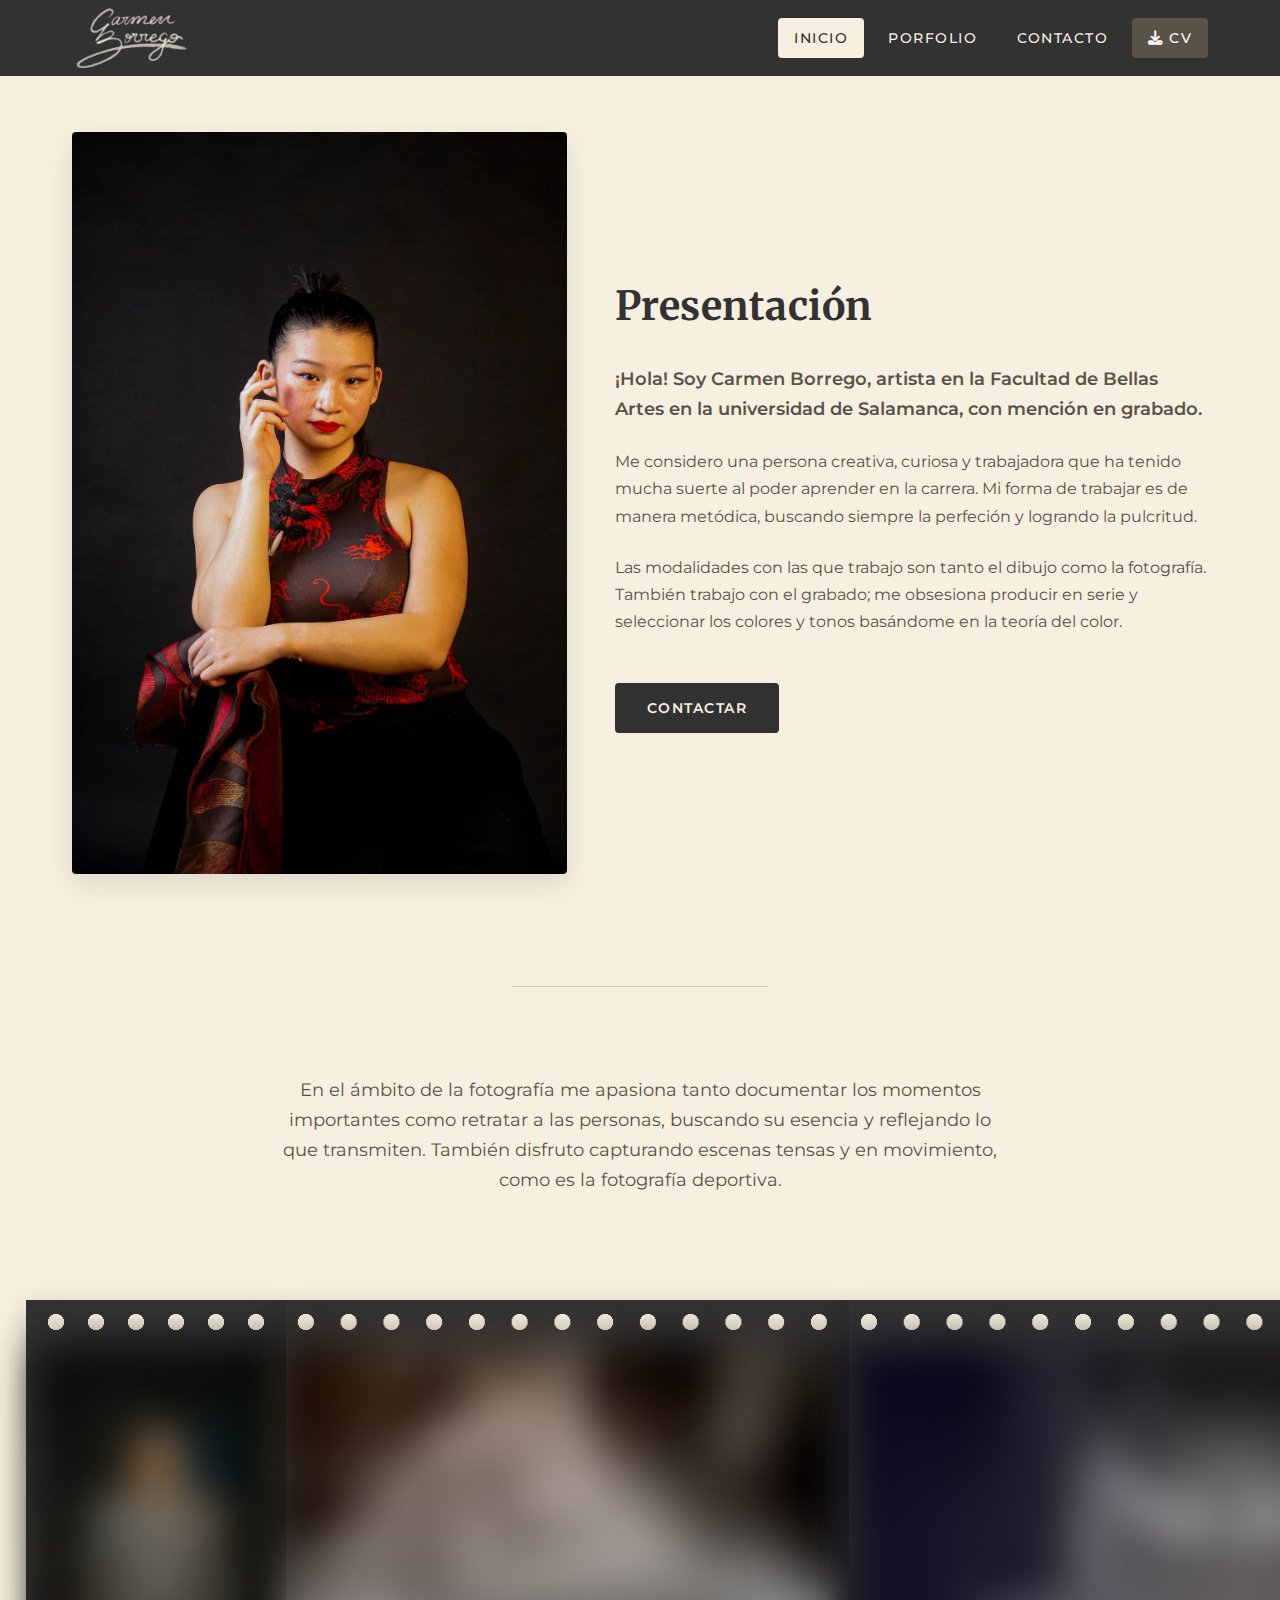
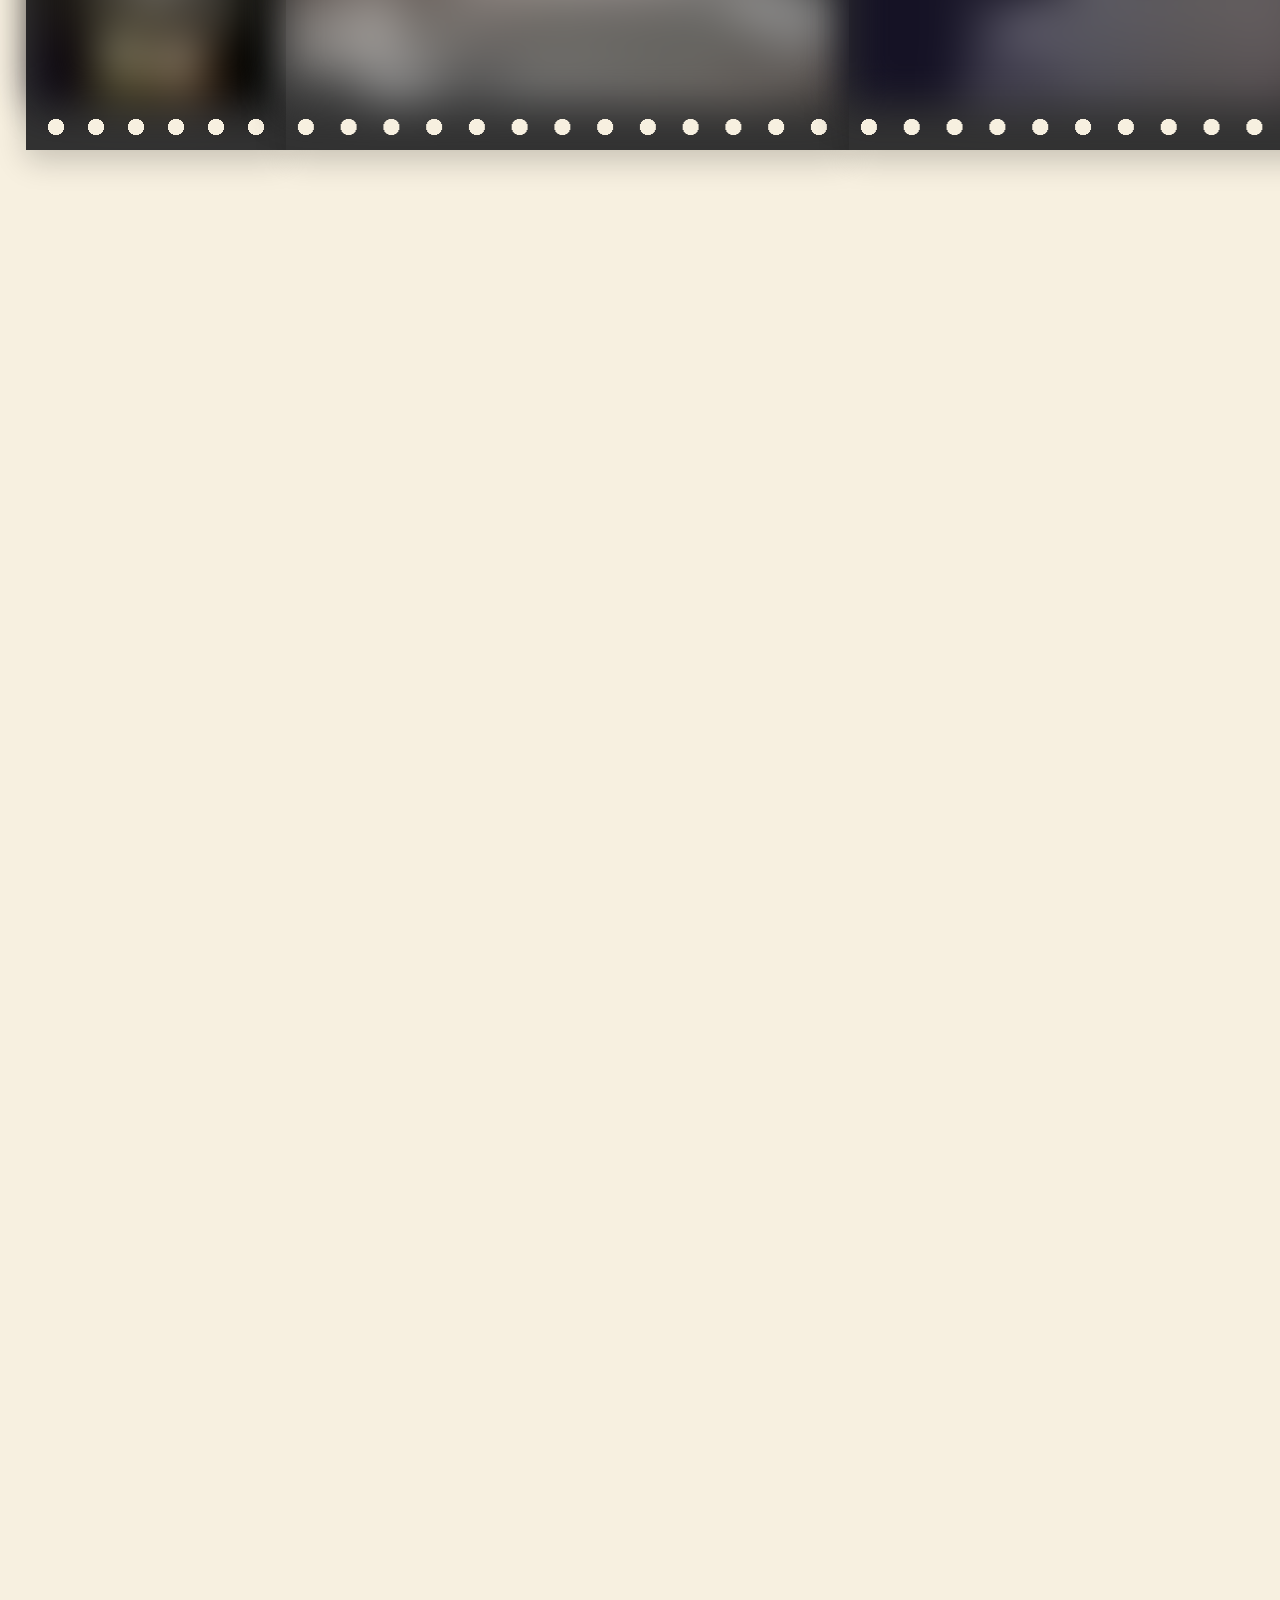
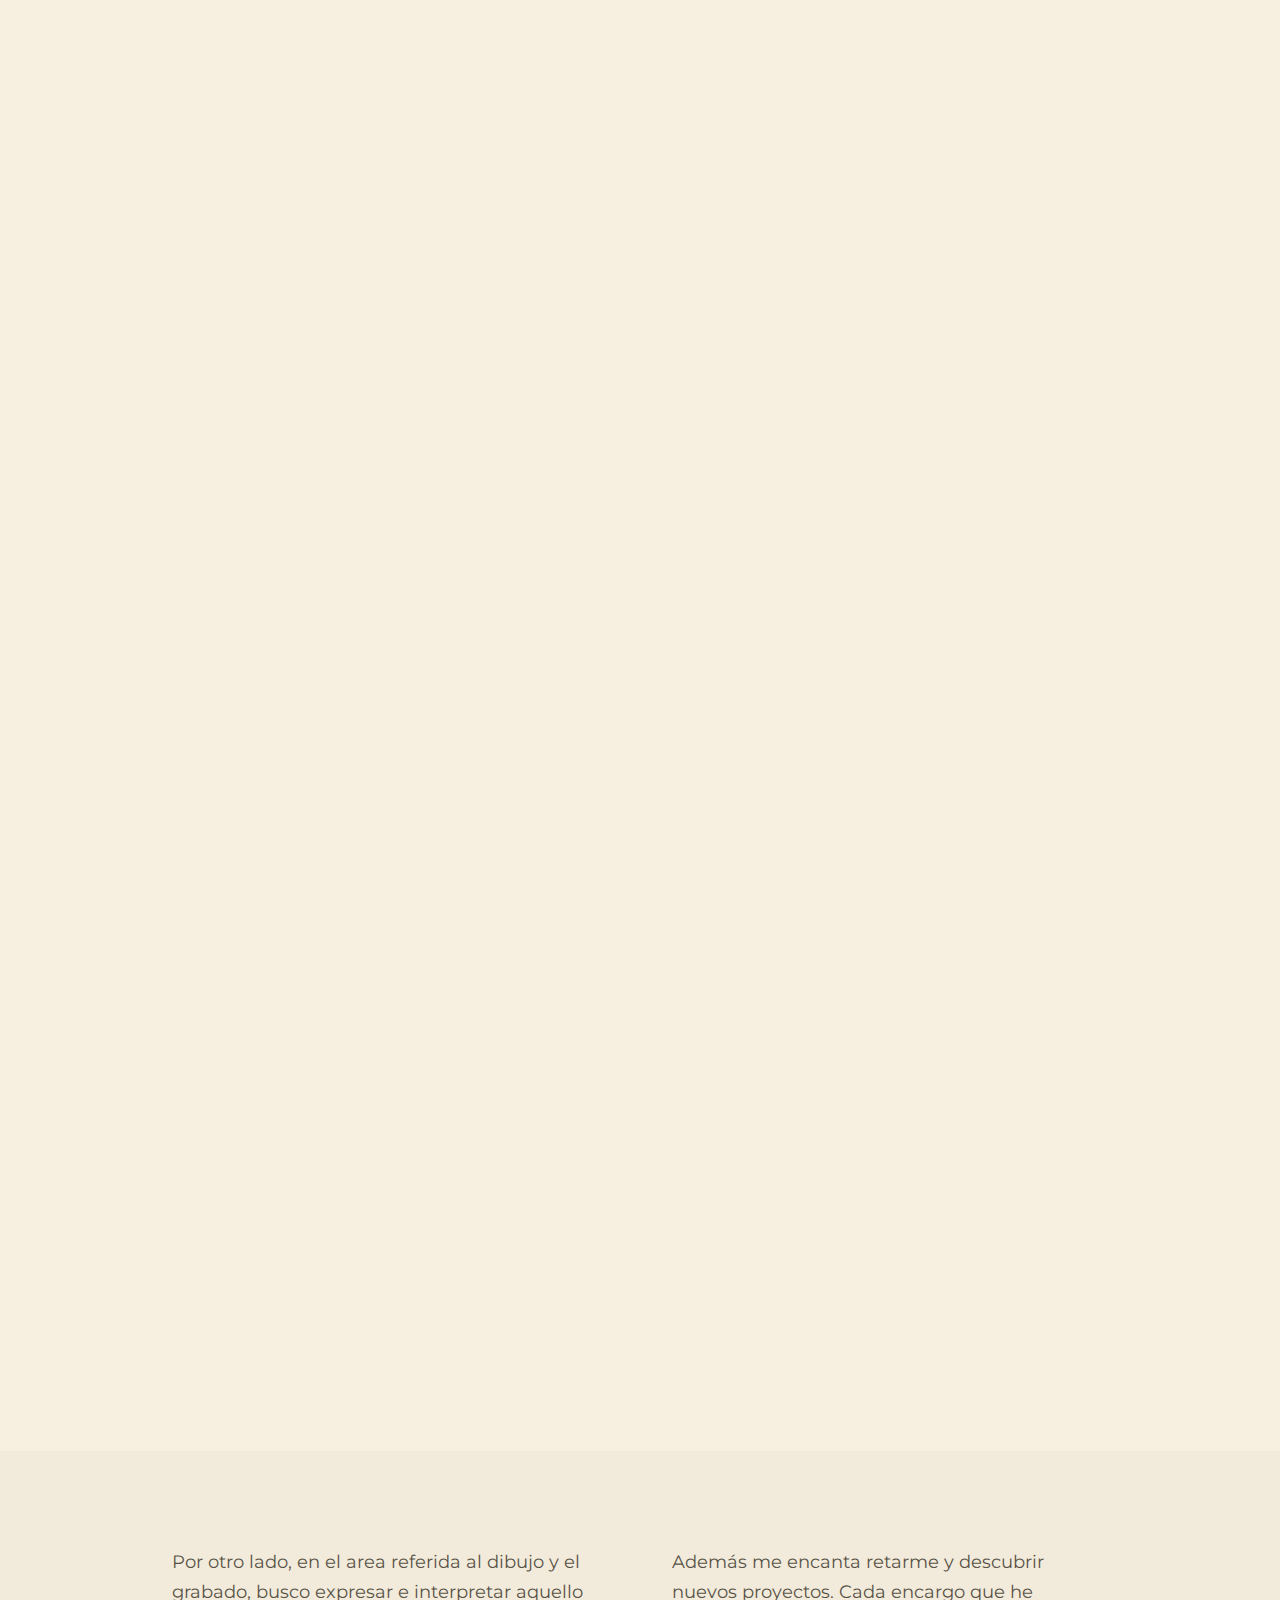
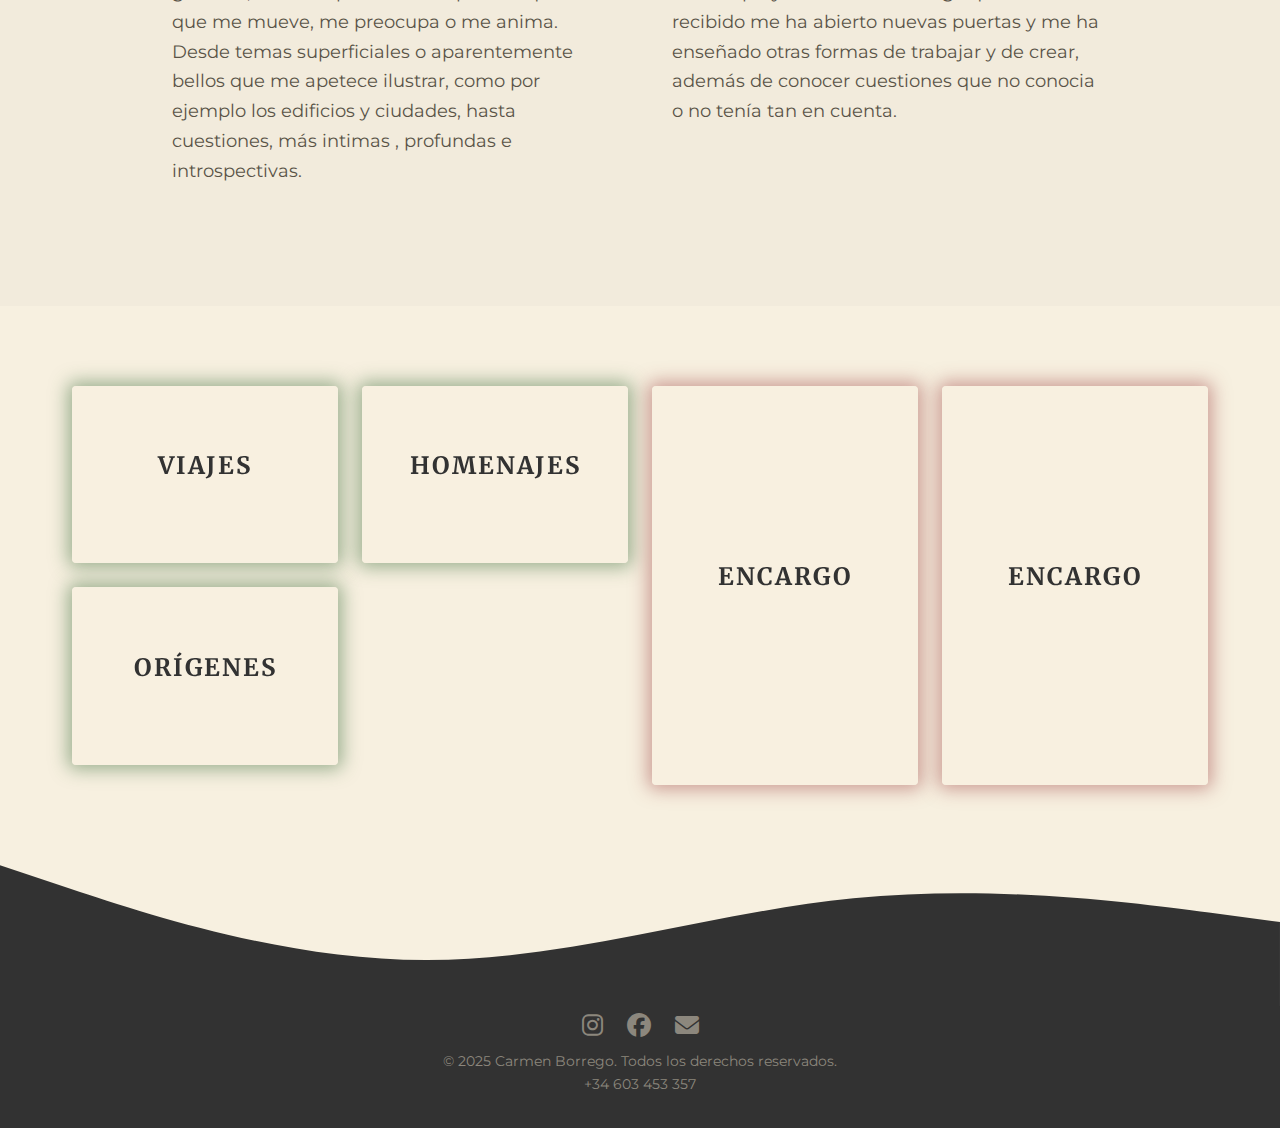
<file: index.html>
<!DOCTYPE html>
<html lang="es">
<head>
    <meta charset="UTF-8">
    <meta name="viewport" content="width=device-width, initial-scale=1.0">
    <title>Carmen Borrego - Portafolio de Arte</title>

    <noscript><link rel="stylesheet" href="https://cdnjs.cloudflare.com/ajax/libs/font-awesome/6.6.0/css/all.min.css"></noscript>
    <link rel="preload" href="https://cdnjs.cloudflare.com/ajax/libs/font-awesome/6.6.0/css/all.min.css" as="style" onload="this.rel='stylesheet'">
    
    <link rel="apple-touch-icon" sizes="180x180" href="imagenes/iconos/apple-touch-icon.png">
    <link rel="icon" type="image/png" sizes="32x32" href="imagenes/iconos/favicon-32x32.png">
    <link rel="icon" type="image/png" sizes="16x16" href="imagenes/iconos/favicon-16x16.png">
    <link rel="manifest" href="imagenes/iconos/site.webmanifest">
    <link rel="shortcut icon" href="imagenes/iconos/favicon.ico">

    <link rel="stylesheet" href="style.css">
    <link rel="preconnect" href="https://fonts.googleapis.com">
    <link rel="preconnect" href="https://fonts.gstatic.com" crossorigin>
    <link href="https://fonts.googleapis.com/css2?family=Merriweather:wght@700&family=Montserrat:wght@400;600&display=swap" rel="stylesheet">
    <meta name="description" content="Portafolio de Carmen Borrego, artista de la Facultad de Bellas Artes de Salamanca, especializada en grabado, dibujo y fotografía.">
</head>
<body>

    <header class="topbar">
        <div class="container">
            <a href="index.html" class="logo-firma">
                <img src="imagenes/firmaBlanca.webp" alt="Logo de Carmen Borrego">
            </a>
            
            <nav class="navegacion-principal">
                <ul>
                    <li><a href="index.html"class="current-page">Inicio</a></li>
                    <li><a href="apartados/portafolio/portafolio.html">Porfolio</a></li>
                    <li><a href="apartados/contacto/contacto.html">Contacto</a></li>
                    <li><a href="imagenes/portfolio.pdf" class="cv-btn" target="_blank" style="color: white;" data-label="Descargar CV" download><i class="fa-solid fa-download"></i> CV</a></li>
                </ul>
            </nav>
        </div>
    </header>

    <main>

        <section id="inicio" class="presentacion">
            <div class="container grid-presentacion">
                <div class="presentacion-imagen">
                    <img
                        src="imagenes/presentacion.webp"
                        srcset="imagenes/responsive/presentacion-600.webp 600w, imagenes/presentacion.webp 1200w"
                        sizes="(max-width: 768px) 100vw, 50vw"
                        width="1200" height="870" alt="Retrato de la artista Carmen Borrego" decoding="async"
                        fetchpriority="high">
                </div>
                <div class="presentacion-texto">
                    <h1>Presentación</h1>
                    <p>¡Hola! Soy Carmen Borrego, artista en la Facultad de Bellas Artes en la universidad de Salamanca, con mención en grabado.</p>
                    <p>Me considero una persona creativa, curiosa y trabajadora que ha tenido mucha suerte al poder aprender en la carrera. Mi forma de trabajar es de manera metódica, buscando siempre la perfeción y logrando la pulcritud.</p>
                    <p>Las modalidades con las que trabajo son tanto el dibujo como la fotografía. También trabajo con el grabado; me obsesiona producir en serie y seleccionar los colores y tonos basándome en la teoría del color.</p>
                    <a href="apartados/contacto/contacto.html" class="btn-primario">Contactar</a>
                </div>
            </div>
        </section>

        <hr class="pequeno-divisor">

        <div class="cinta-wrapper">
            <section id="cinta-container">
                <section class="texto-secundario texto-secundario-sticky">
                    <div class="container">
                        <p>En el ámbito de la fotografía me apasiona tanto documentar los momentos importantes como retratar a las personas, buscando su esencia y reflejando lo que transmiten. También disfruto capturando escenas tensas y en movimiento, como es la fotografía deportiva.</p>
                    </div>
                </section>
                <div class="cinta-track">
                    <div class="cinta-imagen">
                        <img class="blur-load"
                            src="imagenes/blur/carrusel-blur.webp" 
                            data-full="imagenes/carrusel.webp"
                            width="1200" height="800"
                            alt="Imagen de portafolio 1"  loading="lazy" decoding="async">
                    </div>
                    <div class="cinta-imagen">
                        <img class="blur-load" 
                            src="imagenes/blur/carrusel(1)-blur.webp" 
                            data-full="imagenes/carrusel(1).webp"
                            width="1200" height="1800"
                            alt="Imagen de portafolio 2"  loading="lazy" decoding="async">
                    </div>
                    <div class="cinta-imagen">
                        <img class="blur-load" 
                            src="imagenes/blur/carrusel(2)-blur.webp" 
                            data-full="imagenes/carrusel(2).webp"
                            width="1200" height="800"
                            alt="Imagen de portafolio 3"  loading="lazy" decoding="async">
                    </div>
                    <div class="cinta-imagen">
                        <img class="blur-load" 
                            src="imagenes/blur/carrusel(3)-blur.webp" 
                            data-full="imagenes/carrusel(3).webp"
                            width="1200" height="1800"
                            alt="Imagen de portafolio 4" loading="lazy" decoding="async">
                    </div>
                    <div class="cinta-imagen">
                        <img class="blur-load" 
                            src="imagenes/blur/carrusel(4)-blur.webp" 
                            data-full="imagenes/carrusel(4).webp"
                            width="1200" height="800"
                            alt="Imagen de portafolio 5"  loading="lazy" decoding="async">
                    </div>
                    <div class="cinta-imagen">
                        <img class="blur-load" 
                            src="imagenes/blur/carrusel(5)-blur.webp" 
                            data-full="imagenes/carrusel(5).webp"
                            width="1200" height="800"
                            alt="Imagen de portafolio 6" loading="lazy" decoding="async">
                    </div>
                    <div class="cinta-imagen">
                        <img class="blur-load" 
                            src="imagenes/blur/carrusel(6)-blur.webp" 
                            data-full="imagenes/carrusel(6).webp"
                            width="1200" height="1800"
                            alt="Imagen de portafolio 7" loading="lazy" decoding="async">
                    </div>
                    <div class="cinta-imagen">
                        <img class="blur-load" 
                            src="imagenes/blur/carrusel(8)-blur.webp" 
                            data-full="imagenes/carrusel(8).webp"
                            width="1200" height="1800"
                            alt="Imagen de portafolio 9" loading="lazy" decoding="async">
                    </div>
                    <div class="cinta-imagen">
                        <img class="blur-load" 
                            src="imagenes/blur/carrusel(7)-blur.webp" 
                            data-full="imagenes/carrusel(7).webp"
                            width="1200" height="1800"
                            alt="Imagen de portafolio 8" loading="lazy" decoding="async">
                    </div>
                </div>
            </section>
        </div>

        <section id="acerca-de" class="dos-columnas">
            <div class="container">
                <div class="columna">
                    <p>Por otro lado, en el area referida al dibujo y el grabado, busco expresar e interpretar aquello que me mueve, me preocupa o me anima. Desde temas superficiales o aparentemente bellos que me apetece ilustrar, como por ejemplo los edificios y ciudades, hasta cuestiones, más intimas , profundas e introspectivas.</p>
                </div>
                <div class="columna">
                    <p>Además me encanta retarme y descubrir nuevos proyectos. Cada encargo que he recibido me ha abierto nuevas puertas y me ha enseñado otras formas de trabajar y de crear, además de conocer cuestiones que no conocia o no tenía tan en cuenta.</p>
                </div>
            </div>
        </section>

        <section id="portafolio" class="collage-masonry">
            <div class="container">
                <div class="collage-grid">
                    <a href="apartados/portafolio/subapartados/serigrafia/serigrafia.html#Santorini" class="collage-item item-viajes c-verde">
                        <div class="collage-item-inner">
                            <img class="blur-load"
                                src="imagenes/blur/lugares-blur.webp"
                                data-full="imagenes/lugares.webp"
                                data-srcset="imagenes/responsive/lugares-600.webp 600w, imagenes/lugares.webp 1200w"
                                sizes="(max-width: 480px) 100vw, (max-width: 992px) 33vw, 25vw"
                                width="1200" height="800"
                                alt="Proyecto de Viajes" 
                                loading="lazy" decoding="async">
                            <div class="overlay"><h3>Viajes</h3></div>
                        </div>
                    </a>         
                    <a href="apartados/portafolio/subapartados/serigrafia/serigrafia.html#KOI" class="collage-item item-origenes c-verde">
                        <div class="collage-item-inner">
                            <img class="blur-load"
                                src="imagenes/blur/origenes-blur.webp"
                                data-full="imagenes/origenes.webp"
                                data-srcset="imagenes/responsive/origenes-600.webp 600w, imagenes/origenes.webp 1200w"
                                sizes="(max-width: 480px) 100vw, (max-width: 992px) 33vw, 25vw"
                                width="1200" height="800"
                                alt="Proyecto sobre Orígenes" 
                                loading="lazy" decoding="async">
                            <div class="overlay"><h3>Orígenes</h3></div>
                        </div>
                    </a>
                    <a href="apartados/portafolio/subapartados/serigrafia/serigrafia.html#Santorini" class="collage-item item-reflexiones c-verde">
                        <div class="collage-item-inner">
                            <img class="blur-load"
                                src="imagenes/blur/homenajes-blur.webp"
                                data-full="imagenes/homenajes.webp"
                                data-srcset="imagenes/responsive/homenajes-600.webp 600w, imagenes/homenajes.webp 1200w"
                                sizes="(max-width: 480px) 100vw, (max-width: 992px) 33vw, 25vw"
                                width="1200" height="800"
                                alt="Proyecto sobre homenajes" 
                                loading="lazy" decoding="async">
                            <div class="overlay"><h3>homenajes</h3></div>
                        </div>
                    </a>
                    <a href="apartados/contacto/contacto.html" class="collage-item item-digital2 c-rojo">
                        <div class="collage-item-inner">
                            <img class="blur-load"
                                src="imagenes/blur/digital(2)-blur.webp"
                                data-full="imagenes/digital(2).webp"
                                data-srcset="imagenes/responsive/digital(2)-600.webp 600w, imagenes/digital(2).webp 1200w"
                                sizes="(max-width: 480px) 100vw, (max-width: 992px) 33vw, 25vw"
                                width="1200" height="1800"
                                alt="Proyecto de digital 2" 
                                loading="lazy" decoding="async">
                            <div class="overlay"><h3>Encargo</h3></div>
                        </div>
                    </a>
                    <a href="apartados/contacto/contacto.html" class="collage-item item-digital1 c-rojo">
                        <div class="collage-item-inner">
                            <img class="blur-load"
                                src="imagenes/blur/digital(1)-blur.webp"
                                data-full="imagenes/digital(1).webp"
                                data-srcset="imagenes/responsive/digital(1)-600.webp 600w, imagenes/digital(1).webp 1200w"
                                sizes="(max-width: 480px) 100vw, (max-width: 992px) 33vw, 25vw"
                                width="1200" height="1800"
                                alt="Proyecto de digital 1" 
                                loading="lazy" decoding="async">
                            <div class="overlay"><h3>Encargo</h3></div>
                        </div>
                    </a>    
                </div>
            </div>
        </section>
    </main>

    <div class="onda-separador">
        <svg xmlns="http://www.w3.org/2000/svg" viewBox="0 0 1440 320">
            <path fill="#323232" fill-opacity="1" d="M0,160L80,186.7C160,213,320,267,480,266.7C640,267,800,213,960,197.3C1120,181,1280,203,1360,213.3L1440,224L1440,320L1360,320C1280,320,1120,320,960,320C800,320,640,320,480,320C320,320,160,320,80,320L0,320Z"></path>
        </svg>
    </div>

    <footer id="contacto">
        <div class="container">
            
            <div class="footer-social">
                <a href="https://www.instagram.com/carmenw.borrego_art?igsh=YTdvcjJqdXNsaHUx" target="_blank" aria-label="Instagram">
                    <i class="fa-brands fa-instagram"></i>
                </a>
                <a href="https://www.facebook.com/carmenw.borrego" target="_blank" aria-label="Facebook">
                    <i class="fa-brands fa-facebook"></i>
                </a>
                <a href="mailto:carmenhmpk93@gmail.com" aria-label="Email">
                    <i class="fa-solid fa-envelope"></i>
                </a>
            </div>
            
            <p>
                &copy; 2025 Carmen Borrego. Todos los derechos reservados. <br>+34 603 453 357
            </p>

        </div>
    </footer>

    <script src="script.js"></script>

</body>
</html>
</file>
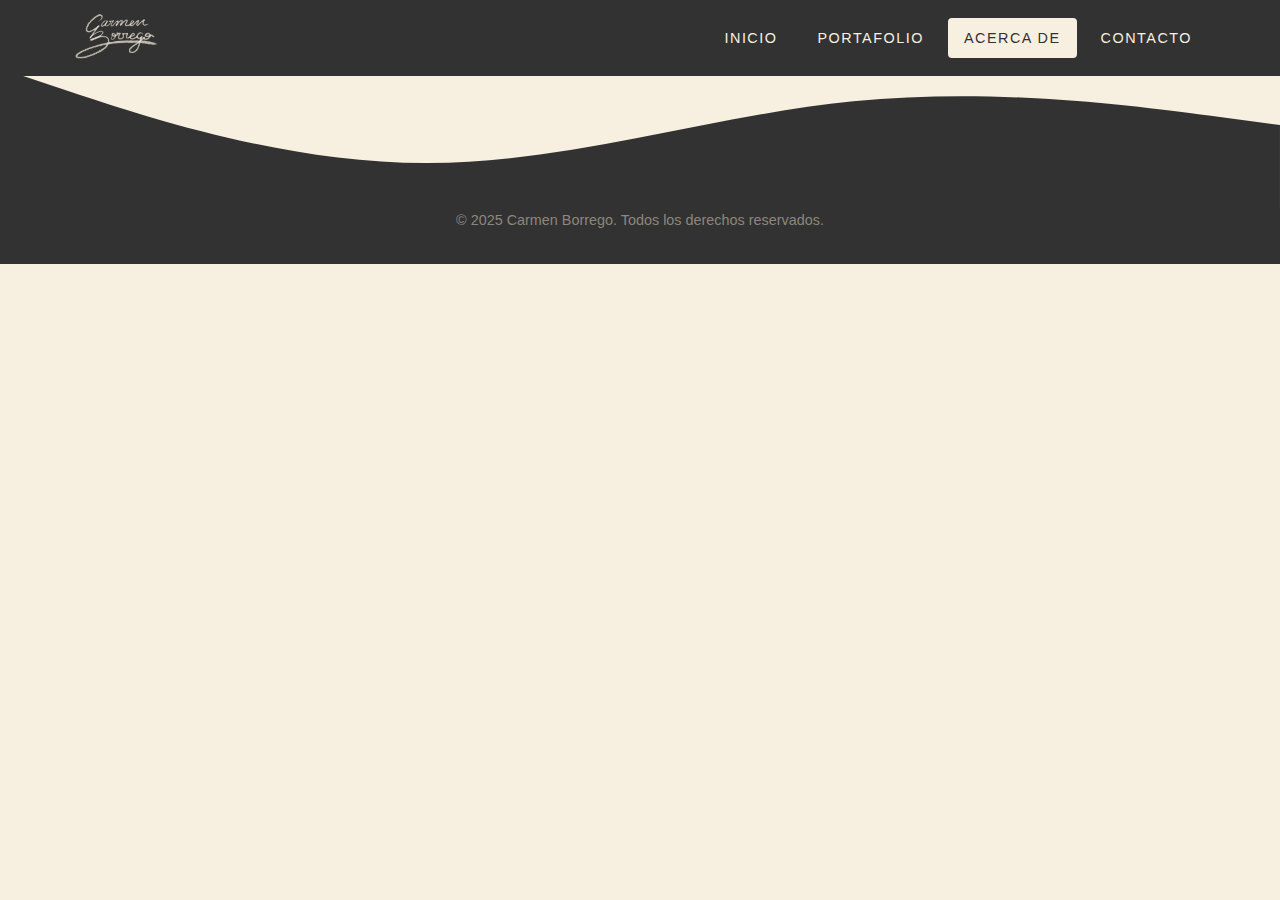
<file: apartados/acercade/acercade.html>
<!DOCTYPE html>
<html lang="es">
<head>
    <meta charset="UTF-8">
    <meta name="viewport" content="width=device-width, initial-scale=1.0">
    <title>Carmen Borrego - Portafolio de Arte</title>
    <link rel="stylesheet" href="../../style.css">
    
    <meta name="description" content="Portafolio de Carmen Borrego, artista de la Facultad de Bellas Artes de Salamanca, especializada en grabado, dibujo y fotografía.">
</head>
<body>

    <header class="topbar">
        <div class="container">
            <a href="../../index.html" class="logo-firma">
                <img src="../../imagenes/firmaBlanca.png" alt="Logo de Carmen Borrego">
            </a>
            
            <nav class="navegacion-principal">
                <ul>
                    <li><a href="../../index.html">Inicio</a></li>
                    <li><a href="../portafolio/portafolio.html">Portafolio</a></li>
                    <li><a href="acercade.html"class="current-page">Acerca de</a></li>
                    <li><a href="../contacto/contacto.html">Contacto</a></li>
                </ul>
            </nav>
        </div>
    </header>

    <main>

        
    </main>

    <div class="onda-separador">
        <svg xmlns="http://www.w3.org/2000/svg" viewBox="0 0 1440 320">
            <path fill="#323232" fill-opacity="1" d="M0,160L80,186.7C160,213,320,267,480,266.7C640,267,800,213,960,197.3C1120,181,1280,203,1360,213.3L1440,224L1440,320L1360,320C1280,320,1120,320,960,320C800,320,640,320,480,320C320,320,160,320,80,320L0,320Z"></path>
        </svg>
    </div>

    <footer id="contacto">
        <div class="container">
            <p>&copy; 2025 Carmen Borrego. Todos los derechos reservados.</p>
        </div>
    </footer>
</body>
</html>
</file>
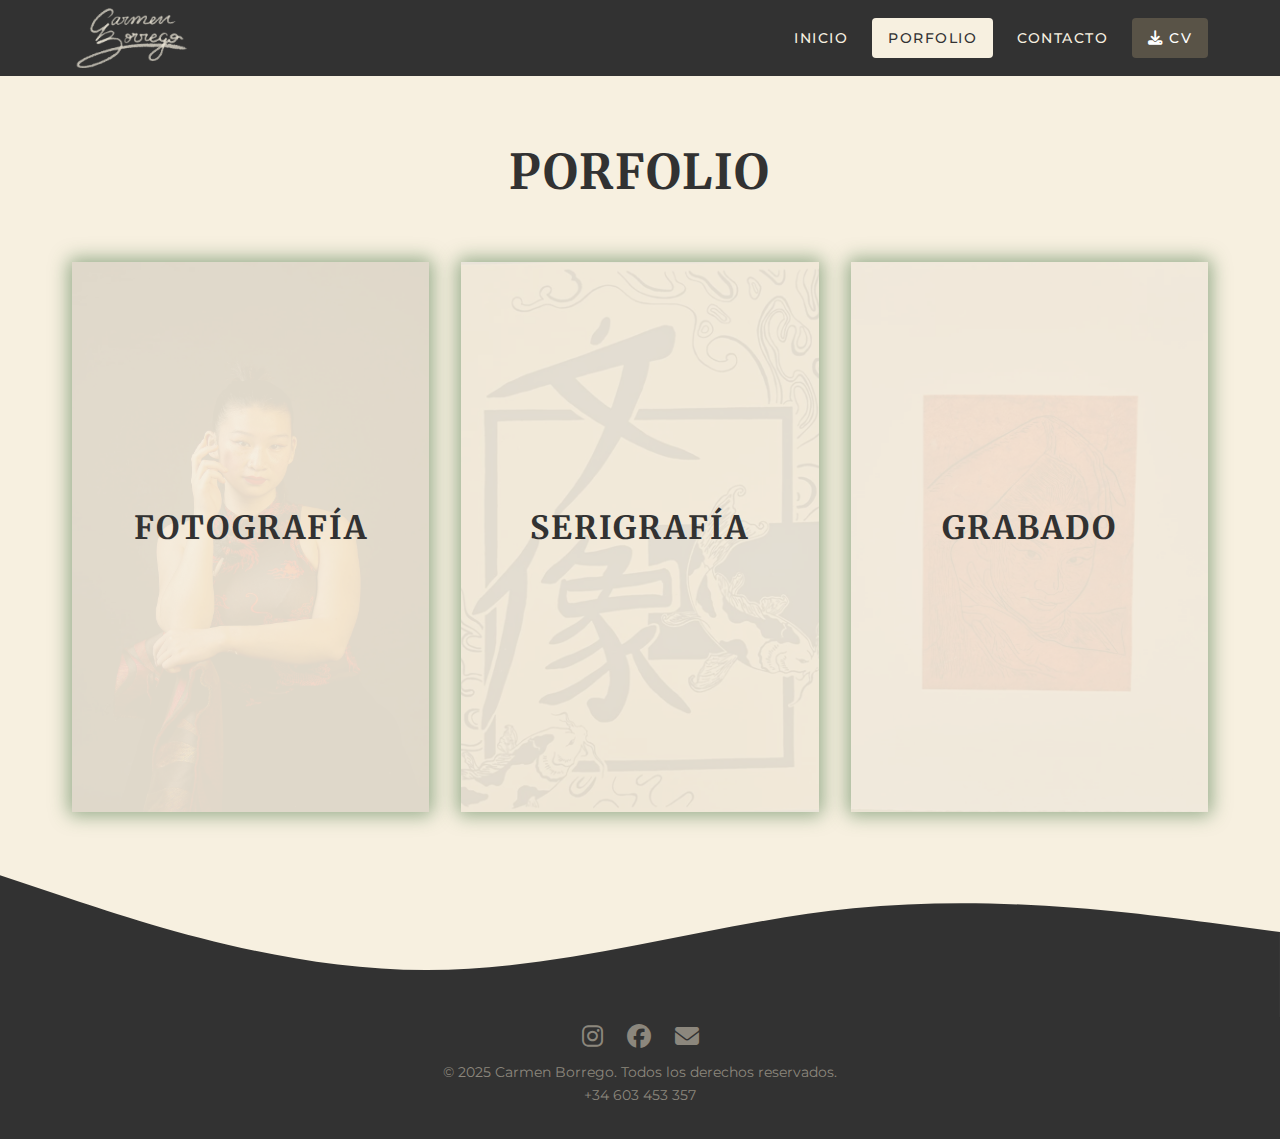
<file: apartados/portafolio/portafolio.html>
<!DOCTYPE html>
<html lang="es">
<head>
    <meta charset="UTF-8">
    <meta name="viewport" content="width=device-width, initial-scale=1.0">
    <title>Portafolio - Carmen W Borrego</title>
    
    <link rel="apple-touch-icon" sizes="180x180" href="../../imagenes/iconos/apple-touch-icon.png">
    <link rel="icon" type="image/png" sizes="32x32" href="../../imagenes/iconos/favicon-32x32.png">
    <link rel="icon" type="image/png" sizes="16x16" href="../../imagenes/iconos/favicon-16x16.png">
    <link rel="manifest" href="../../imagenes/iconos/site.webmanifest">
    <link rel="shortcut icon" href="../../imagenes/iconos/favicon.ico">

    <noscript><link rel="stylesheet" href="https://cdnjs.cloudflare.com/ajax/libs/font-awesome/6.6.0/css/all.min.css"></noscript>
    <link rel="preload" href="https://cdnjs.cloudflare.com/ajax/libs/font-awesome/6.6.0/css/all.min.css" as="style" onload="this.rel='stylesheet'">
    
    <link rel="stylesheet" href="../../style.css">
    <link rel="stylesheet" href="portafolio.css">
    <link rel="preconnect" href="https://fonts.googleapis.com">
    <link rel="preconnect" href="https://fonts.gstatic.com" crossorigin>
    <link href="https://fonts.googleapis.com/css2?family=Merriweather:wght@700&family=Montserrat:wght@400;600&display=swap" rel="stylesheet">
    <meta name="description" content="Explora los proyectos de fotografía, serigrafía, escultura y grabado de Carmen Borrego.">
    <meta name="description" content="Portafolio de Carmen Borrego, artista de la Facultad de Bellas Artes de Salamanca, especializada en grabado, dibujo y fotografía.">
</head>
<body>

    <header class="topbar">
        <div class="container">
            <a href="../../index.html" class="logo-firma">
                <img src="../../imagenes/firmaBlanca.webp" alt="Logo de Carmen Borrego">
            </a>
            
            <nav class="navegacion-principal">
                <ul>
                    <li><a href="../../index.html">Inicio</a></li>
                    <li><a href="portafolio.html"class="current-page">Porfolio</a></li>
                    <li><a href="../contacto/contacto.html">Contacto</a></li>
                    <li><a href="../../imagenes/portfolio.pdf" class="cv-btn" target="_blank" style="color: white;" data-label="Descargar CV" download><i class="fa-solid fa-download"></i> CV</a></li>
                </ul>
            </nav>
        </div>
    </header>

    <main>
        <section class="portafolio-grid-container">
            <div class="container">
                <h1 class="titulo-pagina">Porfolio</h1>
                
                <div class="portafolio-grid">
                    
                    <a href="subapartados/fotografia/fotografia.html" class="portafolio-card c-verde">
                        <img src="../../imagenes/presentacion.webp"
                             srcset="../../imagenes/responsive/presentacion-600.webp 600w, ../../imagenes/presentacion.webp 1200w"
                             sizes="(max-width: 768px) 100vw, 50vw"
                             width="1200" height="870"
                             alt="Proyecto de Fotografía"
                             fetchpriority="high"
                             decoding="async">
                        <div class="portafolio-overlay">
                            <h3>Fotografía</h3>
                        </div>
                    </a>
                    
                    <a href="subapartados/serigrafia/serigrafia.html" class="portafolio-card c-verde">
                        <img src="../../imagenes/portadaSerigrafia.webp"
                             srcset="../../imagenes/responsive/portadaSerigrafia-600.webp 600w, ../../imagenes/portadaSerigrafia.webp 1200w"
                             sizes="(max-width: 768px) 100vw, 50vw"
                             width="1200" height="870"
                             alt="Proyecto de Serigrafía"
                             fetchpriority="high"
                             decoding="async">
                        <div class="portafolio-overlay">
                            <h3>Serigrafía</h3>
                        </div>
                    </a>
                    
                    <a href="subapartados/grabado/grabado.html" class="portafolio-card c-verde">
                        <img src="../../imagenes/grabado/G4.webp"
                             srcset="../../imagenes/grabado/G4.webp"
                             sizes="(max-width: 768px) 100vw, 50vw"
                             width="800" height="1200"
                             alt="Proyecto de Grabado"
                             fetchpriority="high"
                             decoding="async">
                        <div class="portafolio-overlay">
                            <h3>Grabado</h3>
                        </div>
                    </a>
                    
                </div>
            </div>
        </section>
        
    </main>

    <div class="onda-separador">
        <svg xmlns="http://www.w3.org/2000/svg" viewBox="0 0 1440 320">
            <path fill="#323232" fill-opacity="1" d="M0,160L80,186.7C160,213,320,267,480,266.7C640,267,800,213,960,197.3C1120,181,1280,203,1360,213.3L1440,224L1440,320L1360,320C1280,320,1120,320,960,320C800,320,640,320,480,320C320,320,160,320,80,320L0,320Z"></path>
        </svg>
    </div>

    <footer id="contacto">
        <div class="container">
            
            <div class="footer-social">
                <a href="https://www.instagram.com/carmenw.borrego_art?igsh=YTdvcjJqdXNsaHUx" target="_blank" aria-label="Instagram">
                    <i class="fa-brands fa-instagram"></i>
                </a>
                <a href="https://www.facebook.com/carmenw.borrego" target="_blank" aria-label="Facebook">
                    <i class="fa-brands fa-facebook"></i>
                </a>
                <a href="mailto:carmenhmpk93@gmail.com" aria-label="Email">
                    <i class="fa-solid fa-envelope"></i>
                </a>
            </div>
            
            <p>
                &copy; 2025 Carmen Borrego. Todos los derechos reservados. <br>+34 603 453 357
            </p>

        </div>
    </footer>
    <script defer></script>
</body>
</html>
</file>
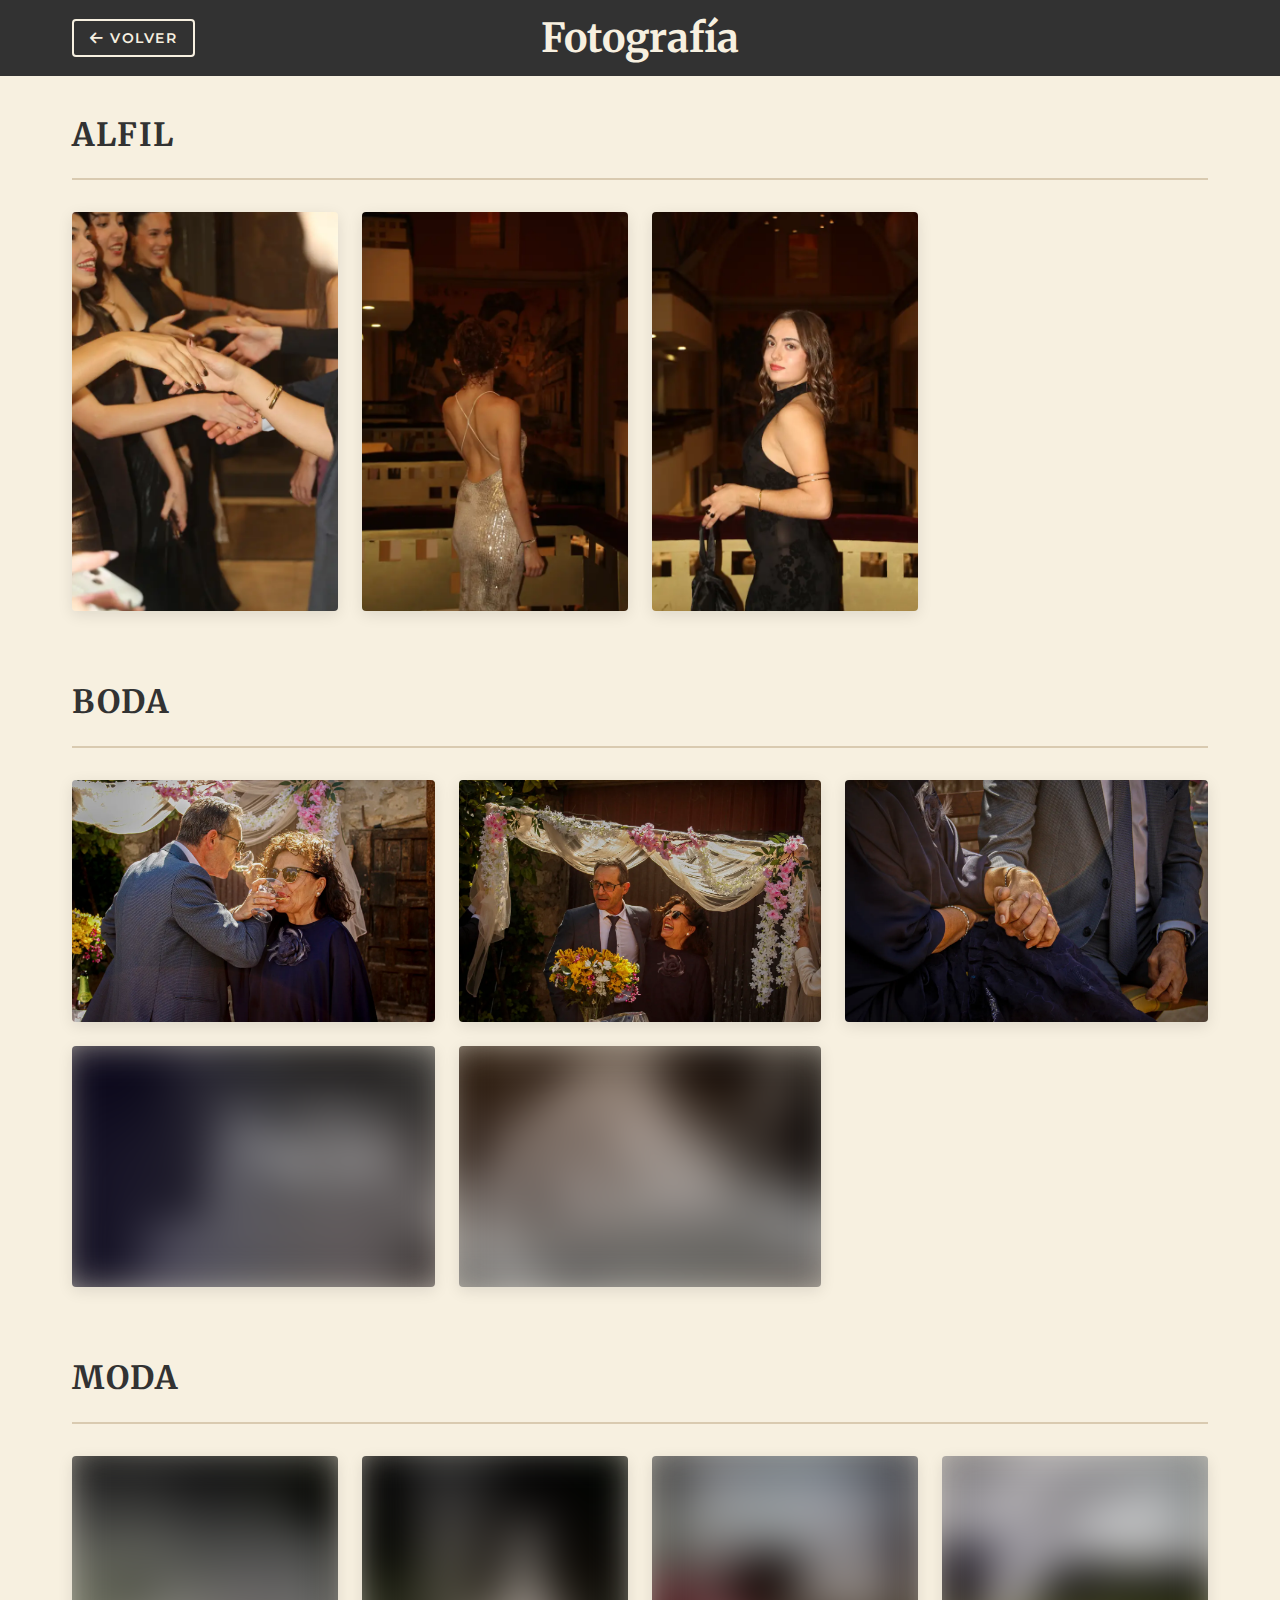
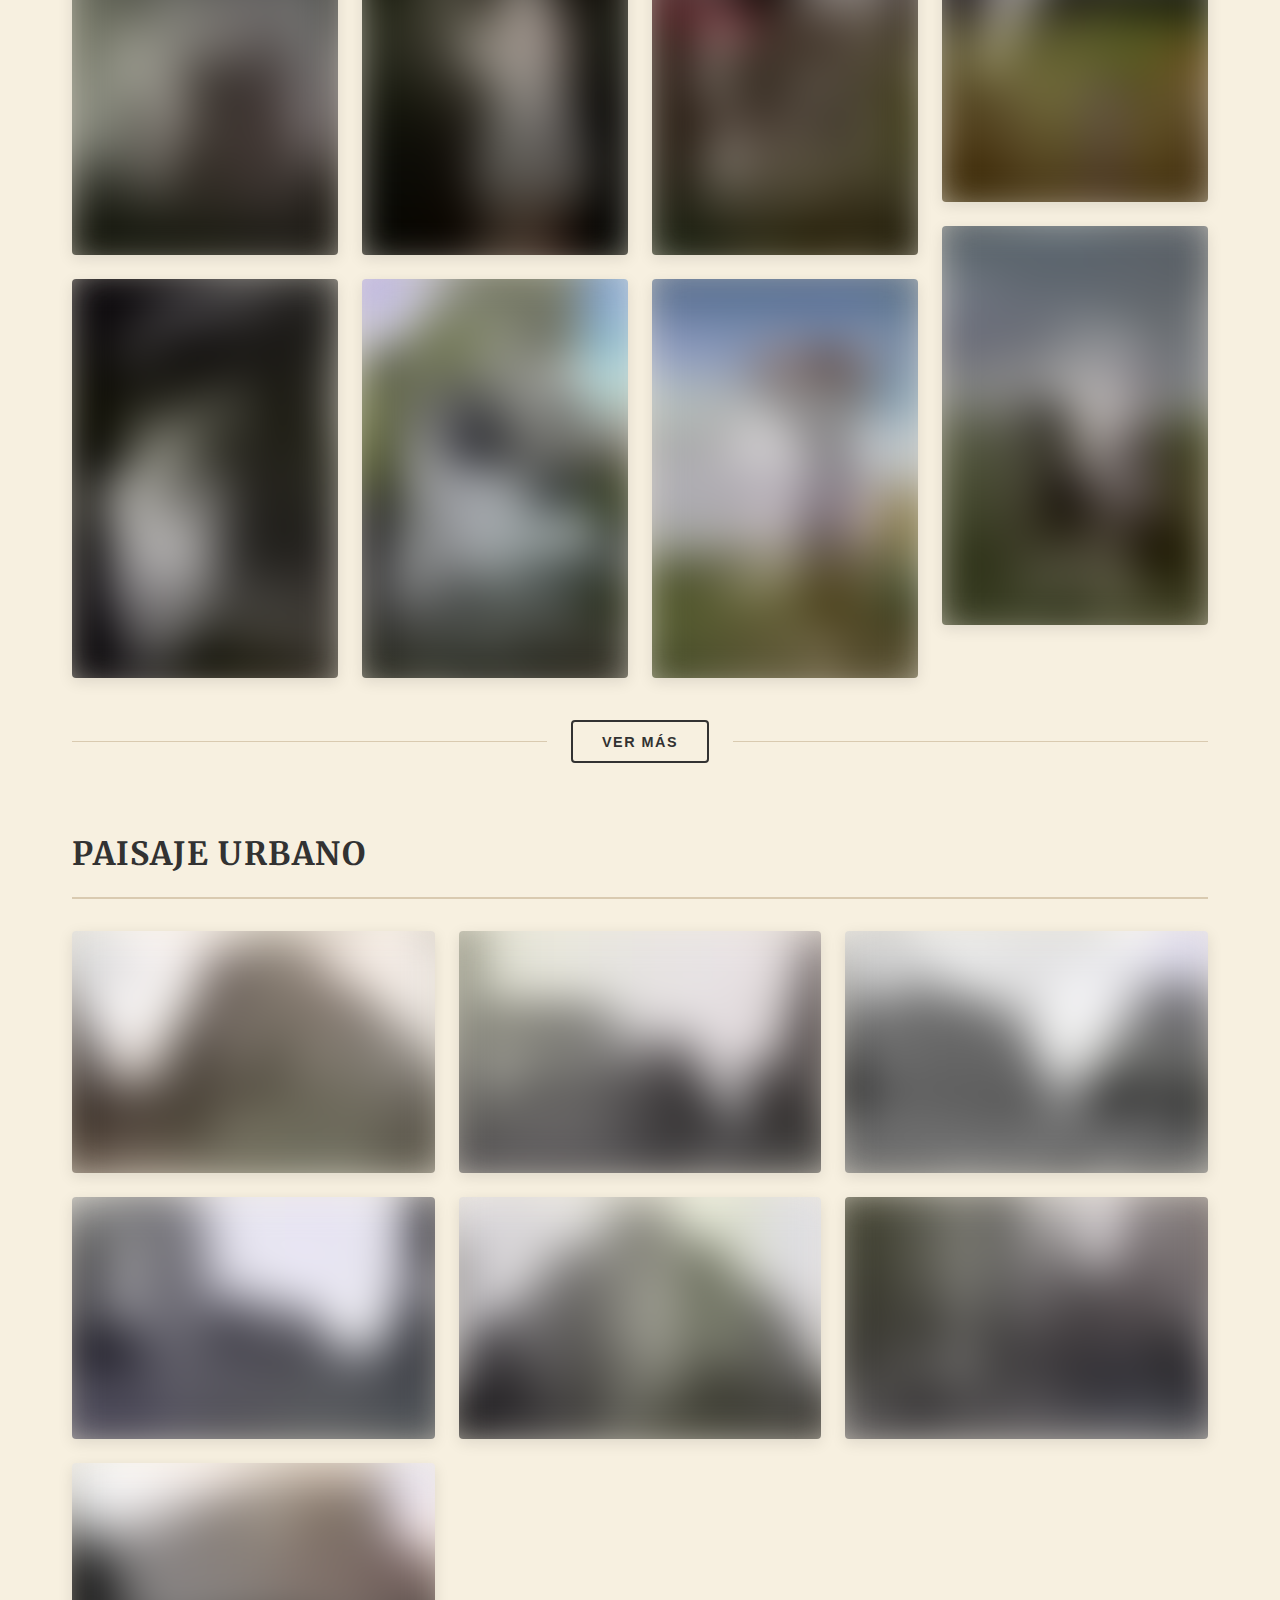
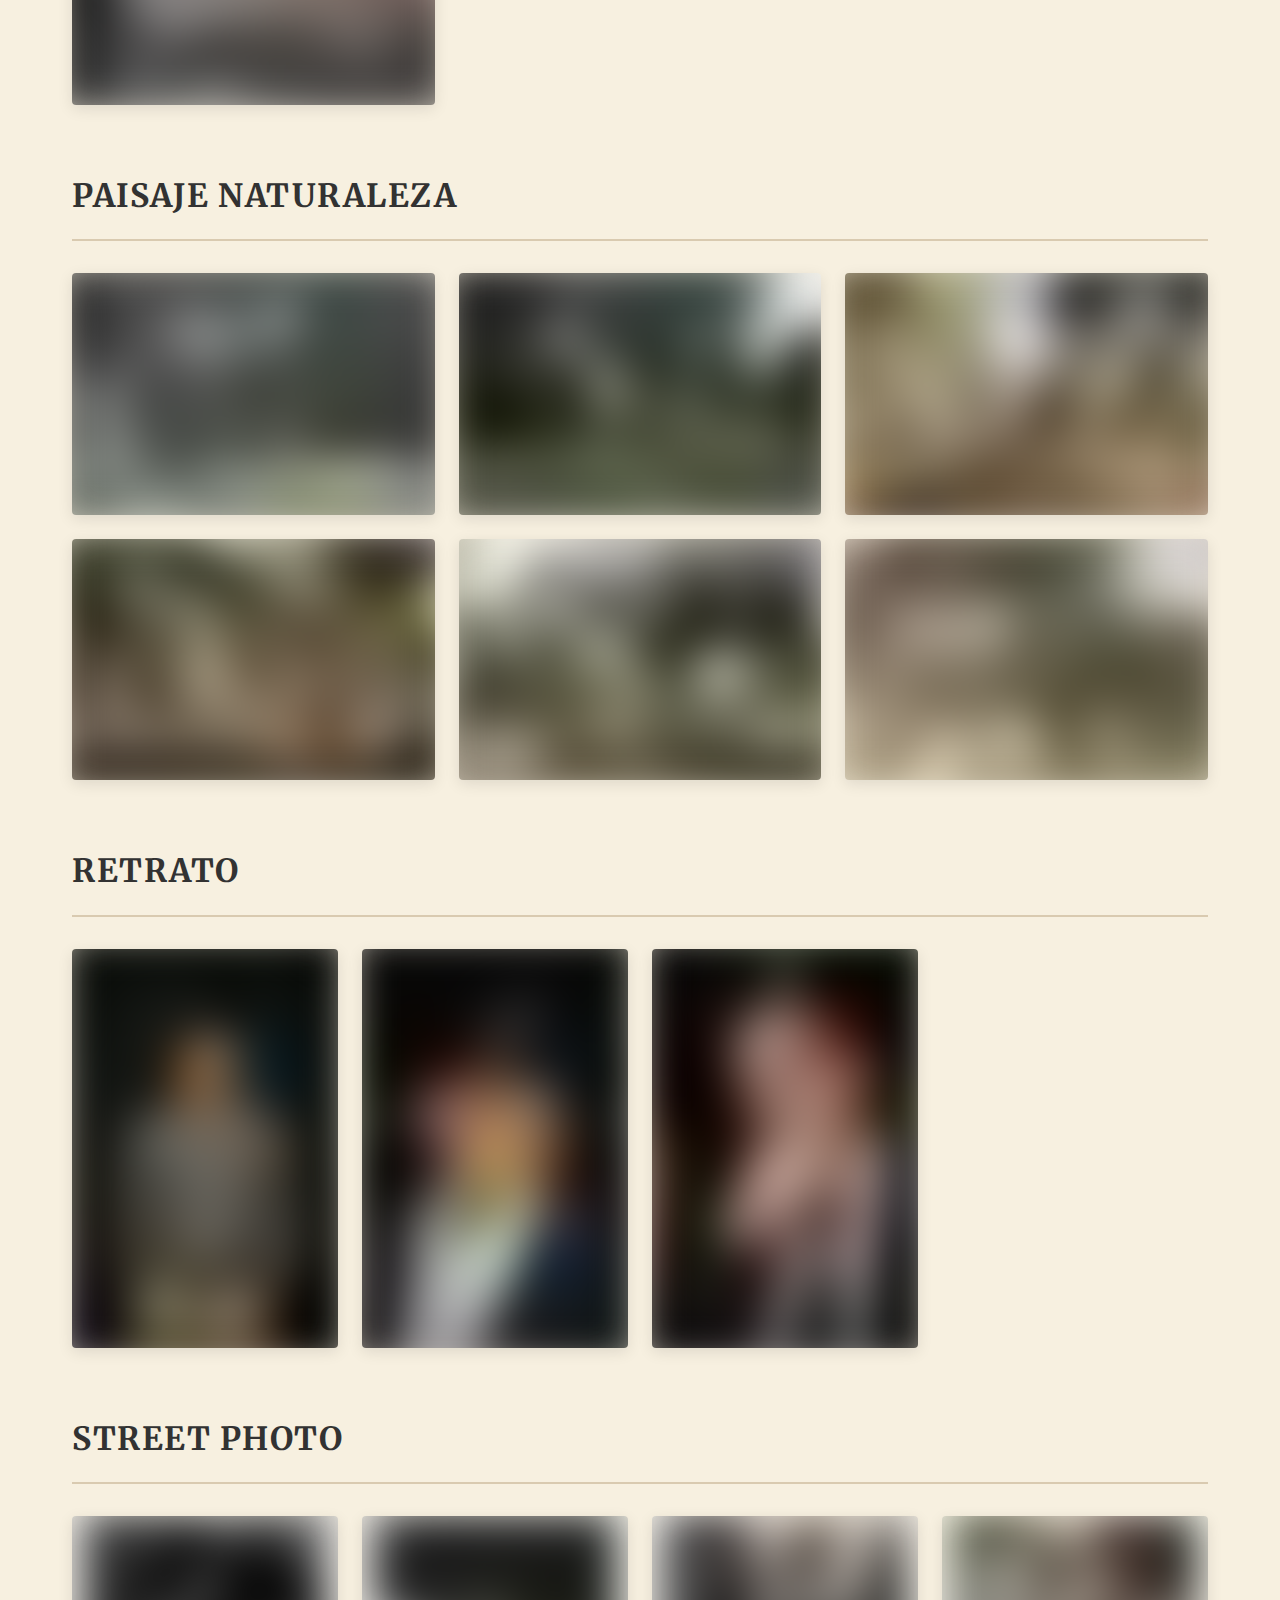
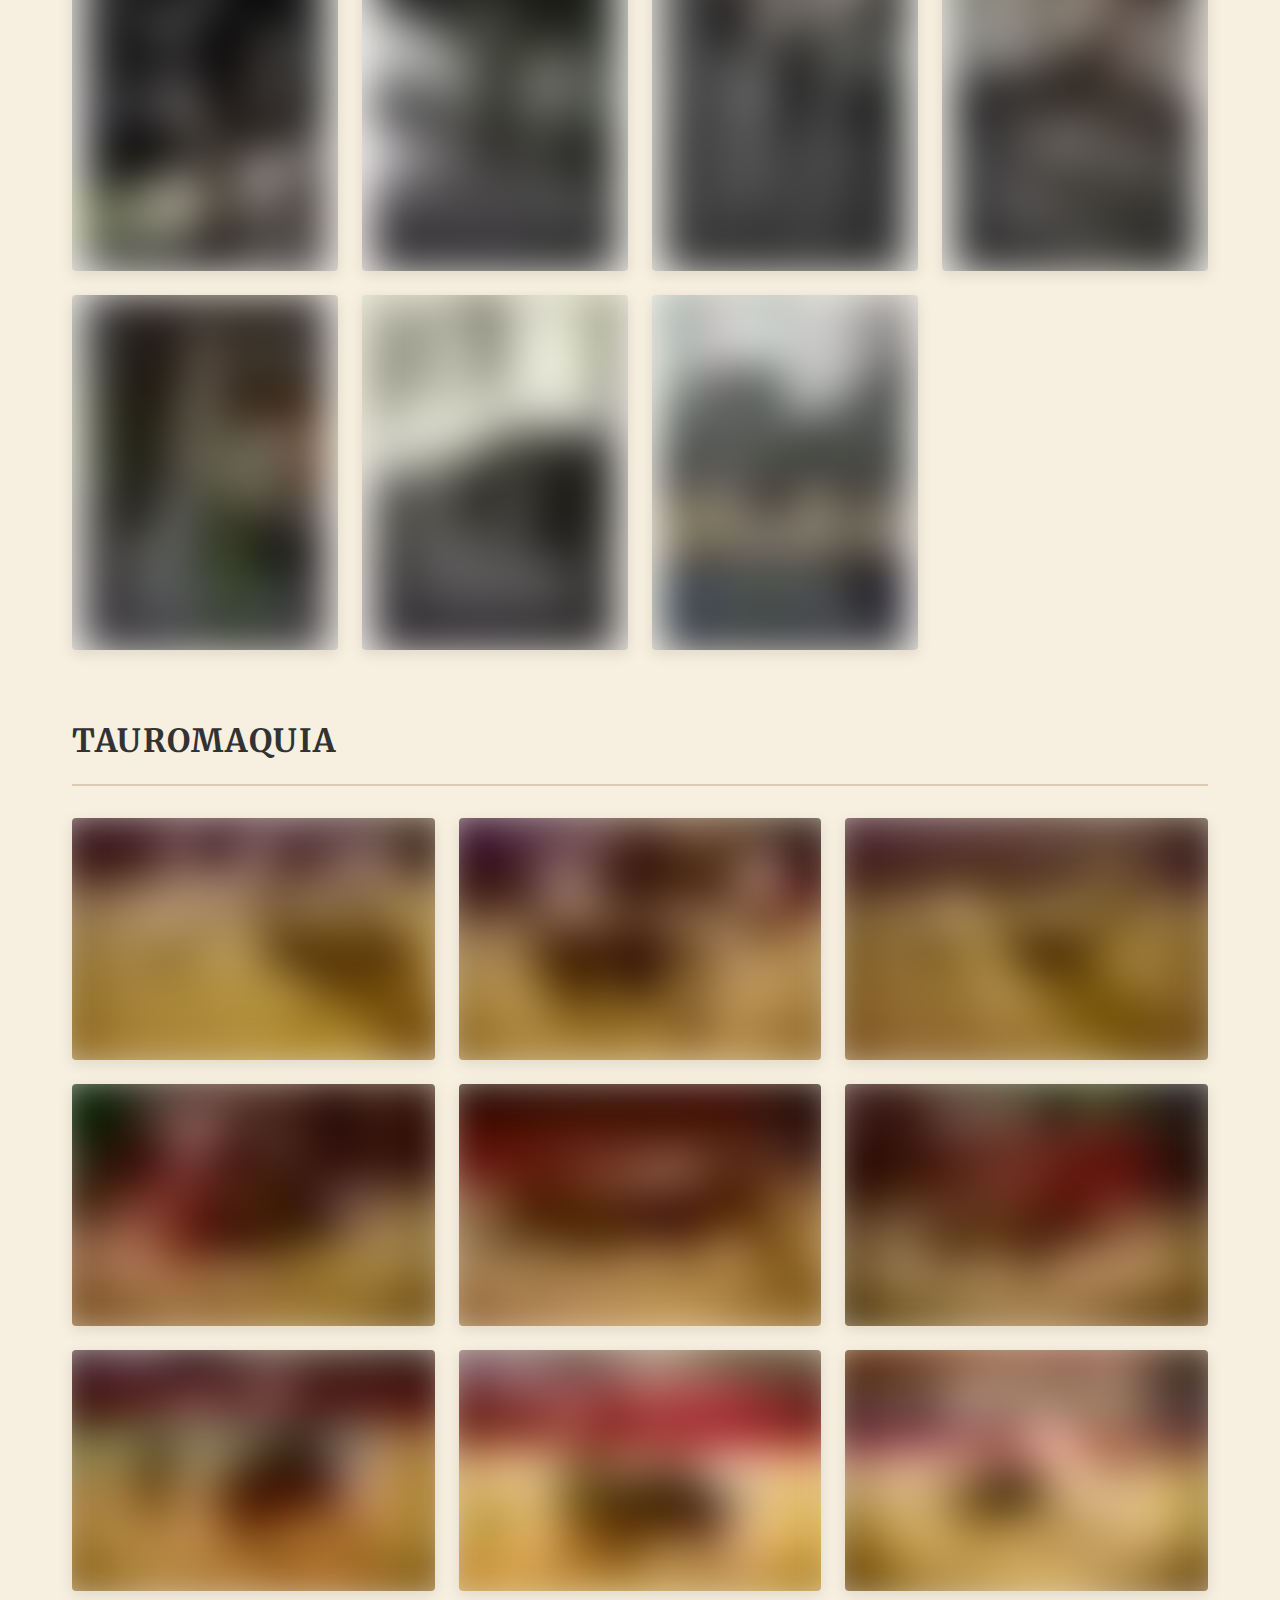
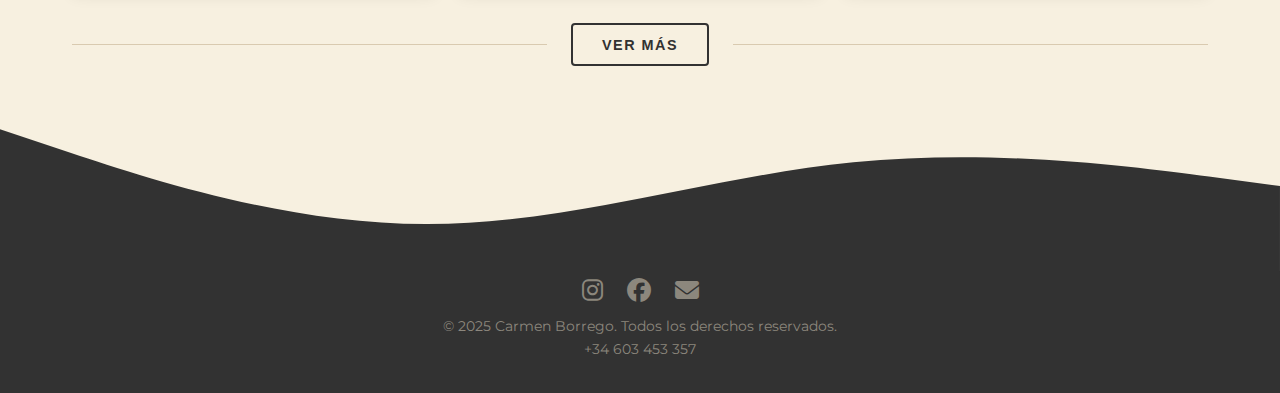
<file: apartados/portafolio/subapartados/fotografia/fotografia.html>
<!DOCTYPE html>
<html lang="es">
<head>
    <meta charset="UTF-8">
    <meta name="viewport" content="width=device-width, initial-scale=1.0">
    <title>Fotografía - Carmen Borrego</title>
    <link rel="stylesheet" href="../../../../style.css"> 
    <link rel="stylesheet" href="fotografia.css">
    
    <link rel="apple-touch-icon" sizes="180x180" href="../../../../imagenes/iconos/apple-touch-icon.png">
    <link rel="icon" type="image/png" sizes="32x32" href="../../../../imagenes/iconos/favicon-32x32.png">
    <link rel="icon" type="image/png" sizes="16x16" href="../../../../imagenes/iconos/favicon-16x16.png">
    <link rel="manifest" href="../../../../imagenes/iconos/site.webmanifest">
    <link rel="shortcut icon" href="../../../../imagenes/iconos/favicon.ico">

    <noscript><link rel="stylesheet" href="https://cdnjs.cloudflare.com/ajax/libs/font-awesome/6.6.0/css/all.min.css"></noscript>
    <link rel="preload" href="https://cdnjs.cloudflare.com/ajax/libs/font-awesome/6.6.0/css/all.min.css" as="style" onload="this.rel='stylesheet'">
    
    <link rel="preconnect" href="https://fonts.googleapis.com">
    <link rel="preconnect" href="https://fonts.gstatic.com" crossorigin>
    <link href="https://fonts.googleapis.com/css2?family=Merriweather:wght@700&family=Montserrat:wght@400;600&display=swap" rel="stylesheet">
    <meta name="description" content="Proyectos de fotografía de Carmen Borrego: Alfil, Boda, Moda y más.">
</head>
<body>

    <header>
        <div class="subapartado-header">
                <h1 class="titulo-pagina">Fotografía</h1>
                <a href="../../portafolio.html" class="btn-volver">       
                    <i class="fa-solid fa-arrow-left"></i> <span class="back-text">Volver</span>
                </a>
            </div>
    </header>

    <main>
        <div class="container">
            <div class="masonry-wrapper">
                <section class="masonry-group">
                    <h2>ALFIL</h2>
                    <div class="masonry-layout">
                        <div class="masonry-item">
                            <img
                                src="../../../../imagenes/fotografia/alfil(1).webp"
                                srcset="../../../../imagenes/fotografia/responsive/alfil(1)-600.webp 600w, ../../../../imagenes/fotografia/alfil(1).webp 1200w"
                                sizes="(max-width: 480px) 100vw, (max-width: 992px) 33vw, 25vw"
                                width="1200" height="1800" alt="Foto Alfil 1" decoding="async"
                                fetchpriority="high" loading="eager"                                >
                        </div>
                        <div class="masonry-item">
                            <img
                                src="../../../../imagenes/fotografia/alfil(2).webp"
                                srcset="../../../../imagenes/fotografia/responsive/alfil(2)-600.webp 600w, ../../../../imagenes/fotografia/alfil(2).webp 1200w"
                                sizes="(max-width: 480px) 100vw, (max-width: 992px) 33vw, 25vw"
                                width="1200" height="1800" alt="Foto Alfil 2" decoding="async"
                                fetchpriority="high" loading="eager">
                        </div>
                        <div class="masonry-item">
                            <img
                                src="../../../../imagenes/fotografia/alfil(3).webp"
                                srcset="../../../../imagenes/fotografia/responsive/alfil(3)-600.webp 600w, ../../../../imagenes/fotografia/alfil(3).webp 1200w"
                                sizes="(max-width: 480px) 100vw, (max-width: 992px) 33vw, 25vw"
                                width="1200" height="1800" alt="Foto Alfil 3" decoding="async"
                                fetchpriority="high" loading="eager">
                        </div> 
                    </div>
                </section>
                
                <section class="masonry-group">
                    <h2>BODA</h2>
                    <div class="uniform-grid grid-3-cols">
                        <div class="masonry-item">
                            <img class="blur-load"
                                src="../../../../imagenes/fotografia/blur/boda(1)-blur.webp"
                                data-full="../../../../imagenes/fotografia/boda(1).webp"
                                data-srcset="../../../../imagenes/fotografia/responsive/boda(1)-600.webp 600w, ../../../../imagenes/fotografia/boda(1).webp 1200w"
                                sizes="(max-width: 480px) 100vw, (max-width: 768px) 50vw, 33vw"
                                width="1200" height="800" alt="Foto Boda 1" decoding="async">
                        </div>
                        <div class="masonry-item">
                            <img class="blur-load"
                                src="../../../../imagenes/fotografia/blur/boda(2)-blur.webp"
                                data-full="../../../../imagenes/fotografia/boda(2).webp"
                                data-srcset="../../../../imagenes/fotografia/responsive/boda(2)-600.webp 600w, ../../../../imagenes/fotografia/boda(2).webp 1200w"
                                sizes="(max-width: 480px) 100vw, (max-width: 768px) 50vw, 33vw"
                                width="1200" height="800" alt="Foto Boda 2" decoding="async">
                        </div>
                        <div class="masonry-item">
                            <img class="blur-load"
                                src="../../../../imagenes/fotografia/blur/boda(3)-blur.webp"
                                data-full="../../../../imagenes/fotografia/boda(3).webp"
                                data-srcset="../../../../imagenes/fotografia/responsive/boda(3)-600.webp 600w, ../../../../imagenes/fotografia/boda(3).webp 1200w"
                                sizes="(max-width: 480px) 100vw, (max-width: 768px) 50vw, 33vw"
                                width="1200" height="800" alt="Foto Boda 3" decoding="async">
                        </div>
                        <div class="masonry-item">
                            <img class="blur-load"
                                src="../../../../imagenes/fotografia/blur/boda(4)-blur.webp"
                                data-full="../../../../imagenes/fotografia/boda(4).webp"
                                data-srcset="../../../../imagenes/fotografia/responsive/boda(4)-600.webp 600w, ../../../../imagenes/fotografia/boda(4).webp 1200w"
                                sizes="(max-width: 480px) 100vw, (max-width: 768px) 50vw, 33vw"
                                width="1200" height="800" alt="Foto Boda 4" decoding="async">
                        </div>
                        <div class="masonry-item">
                            <img class="blur-load"
                                src="../../../../imagenes/fotografia/blur/boda(5)-blur.webp"
                                data-full="../../../../imagenes/fotografia/boda(5).webp"
                                data-srcset="../../../../imagenes/fotografia/responsive/boda(5)-600.webp 600w, ../../../../imagenes/fotografia/boda(5).webp 1200w"
                                sizes="(max-width: 480px) 100vw, (max-width: 768px) 50vw, 33vw"
                                width="1200" height="800" alt="Foto Boda 5" decoding="async">
                        </div>
                    </div>
                </section>
                <section class="masonry-group">
                    <h2>MODA</h2>
                    <div class="masonry-layout masonry-layout--collapsed">
                        <div class="masonry-item">
                            <img class="blur-load"
                                src="../../../../imagenes/fotografia/blur/moda(1)-blur.webp"
                                data-full="../../../../imagenes/fotografia/moda(1).webp"
                                data-srcset="../../../../imagenes/fotografia/responsive/moda(1)-600.webp 600w, ../../../../imagenes/fotografia/moda(1).webp 1200w"
                                sizes="(max-width: 480px) 100vw, (max-width: 768px) 50vw, (max-width: 992px) 33vw, 25vw"
                                width="1200" height="1800" alt="Foto Moda 1" decoding="async">
                        </div>
                        <div class="masonry-item">
                            <img class="blur-load"
                                src="../../../../imagenes/fotografia/blur/moda(2)-blur.webp"
                                data-full="../../../../imagenes/fotografia/moda(2).webp"
                                data-srcset="../../../../imagenes/fotografia/responsive/moda(2)-600.webp 600w, ../../../../imagenes/fotografia/moda(2).webp 1200w"
                                sizes="(max-width: 480px) 100vw, (max-width: 768px) 50vw, (max-width: 992px) 33vw, 25vw"
                                width="1200" height="1800"  alt="Foto Moda 2" decoding="async">
                        </div>
                        <div class="masonry-item">
                            <img class="blur-load"
                                src="../../../../imagenes/fotografia/blur/moda(3)-blur.webp"
                                data-full="../../../../imagenes/fotografia/moda(3).webp"
                                data-srcset="../../../../imagenes/fotografia/responsive/moda(3)-600.webp 600w, ../../../../imagenes/fotografia/moda(3).webp 1200w"
                                sizes="(max-width: 480px) 100vw, (max-width: 768px) 50vw, (max-width: 992px) 33vw, 25vw"
                                width="1200" height="1800"  alt="Foto Moda 3" decoding="async">
                        </div>
                        <div class="masonry-item">
                            <img class="blur-load"
                                src="../../../../imagenes/fotografia/blur/moda(4)-blur.webp"
                                data-full="../../../../imagenes/fotografia/moda(4).webp"
                                data-srcset="../../../../imagenes/fotografia/responsive/moda(4)-600.webp 600w, ../../../../imagenes/fotografia/moda(4).webp 1200w"
                                sizes="(max-width: 480px) 100vw, (max-width: 768px) 50vw, (max-width: 992px) 33vw, 25vw"
                                width="1200" height="1800" alt="Foto Moda 4" decoding="async">
                        </div>
                        <div class="masonry-item">
                            <img class="blur-load"
                                src="../../../../imagenes/fotografia/blur/moda(5)-blur.webp"
                                data-full="../../../../imagenes/fotografia/moda(5).webp"
                                data-srcset="../../../../imagenes/fotografia/responsive/moda(5)-600.webp 600w, ../../../../imagenes/fotografia/moda(5).webp 1200w"
                                sizes="(max-width: 480px) 100vw, (max-width: 768px) 50vw, (max-width: 992px) 33vw, 25vw"
                                width="1200" height="1800"  alt="Foto Moda 5" decoding="async">
                        </div>
                        <div class="masonry-item">
                            <img class="blur-load"
                                src="../../../../imagenes/fotografia/blur/moda(6)-blur.webp"
                                data-full="../../../../imagenes/fotografia/moda(6).webp"
                                data-srcset="../../../../imagenes/fotografia/responsive/moda(6)-600.webp 600w, ../../../../imagenes/fotografia/moda(6).webp 1200w"
                                sizes="(max-width: 480px) 100vw, (max-width: 768px) 50vw, (max-width: 992px) 33vw, 25vw"
                                width="1200" height="1800"  alt="Foto Moda 6" decoding="async">
                        </div>
                        <div class="masonry-item">
                            <img class="blur-load"
                                src="../../../../imagenes/fotografia/blur/moda(7)-blur.webp"
                                data-full="../../../../imagenes/fotografia/moda(7).webp"
                                data-srcset="../../../../imagenes/fotografia/responsive/moda(7)-600.webp 600w, ../../../../imagenes/fotografia/moda(7).webp 1200w"
                                sizes="(max-width: 480px) 100vw, (max-width: 768px) 50vw, (max-width: 992px) 33vw, 25vw"
                                width="1200" height="1600"  alt="Foto Moda 7" decoding="async">
                        </div>
                        <div class="masonry-item">
                            <img class="blur-load"
                                src="../../../../imagenes/fotografia/blur/moda(8)-blur.webp"
                                data-full="../../../../imagenes/fotografia/moda(8).webp"
                                data-srcset="../../../../imagenes/fotografia/responsive/moda(8)-600.webp 600w, ../../../../imagenes/fotografia/moda(8).webp 1200w"
                                sizes="(max-width: 480px) 100vw, (max-width: 768px) 50vw, (max-width: 992px) 33vw, 25vw"
                                width="1200" height="1800"  alt="Foto Moda 8" decoding="async">
                        </div>
                        <div class="masonry-item">
                            <img class="blur-load"
                                src="../../../../imagenes/fotografia/blur/moda(9)-blur.webp"
                                data-full="../../../../imagenes/fotografia/moda(9).webp"
                                data-srcset="../../../../imagenes/fotografia/responsive/moda(9)-600.webp 600w, ../../../../imagenes/fotografia/moda(9).webp 1200w"
                                sizes="(max-width: 480px) 100vw, (max-width: 768px) 50vw, (max-width: 992px) 33vw, 25vw"
                                width="1200" height="800"  alt="Foto Moda 9" decoding="async">
                        </div>
                        <div class="masonry-item">
                            <img class="blur-load"
                                src="../../../../imagenes/fotografia/blur/moda(10)-blur.webp"
                                data-full="../../../../imagenes/fotografia/moda(10).webp"
                                data-srcset="../../../../imagenes/fotografia/responsive/moda(10)-600.webp 600w, ../../../../imagenes/fotografia/moda(10).webp 1200w"
                                sizes="(max-width: 480px) 100vw, (max-width: 768px) 50vw, (max-width: 992px) 33vw, 25vw"
                                width="1200" height="800"  alt="Foto Moda 10" decoding="async">
                        </div>
                        <div class="masonry-item">
                            <img class="blur-load"
                                src="../../../../imagenes/fotografia/blur/moda(11)-blur.webp"
                                data-full="../../../../imagenes/fotografia/moda(11).webp"
                                data-srcset="../../../../imagenes/fotografia/responsive/moda(11)-600.webp 600w, ../../../../imagenes/fotografia/moda(11).webp 1200w"
                                sizes="(max-width: 480px) 100vw, (max-width: 768px) 50vw, (max-width: 992px) 33vw, 25vw"
                                width="1200" height="1020"  alt="Foto Moda 11" decoding="async">
                        </div>
                        <div class="masonry-item">
                            <img class="blur-load"
                                src="../../../../imagenes/fotografia/blur/moda(12)-blur.webp"
                                data-full="../../../../imagenes/fotografia/moda(12).webp"
                                data-srcset="../../../../imagenes/fotografia/responsive/moda(12)-600.webp 600w, ../../../../imagenes/fotografia/moda(12).webp 1200w"
                                sizes="(max-width: 480px) 100vw, (max-width: 768px) 50vw, (max-width: 992px) 33vw, 25vw"
                                width="1200" height="2000"  alt="Foto Moda 12" decoding="async">
                        </div>
                        <div class="masonry-item">
                            <img class="blur-load"
                                src="../../../../imagenes/fotografia/blur/moda(13)-blur.webp"
                                data-full="../../../../imagenes/fotografia/moda(13).webp"
                                data-srcset="../../../../imagenes/fotografia/responsive/moda(13)-600.webp 600w, ../../../../imagenes/fotografia/moda(13).webp 1200w"
                                sizes="(max-width: 480px) 100vw, (max-width: 768px) 50vw, (max-width: 992px) 33vw, 25vw"
                                width="1200" height="1800"  alt="Foto Moda 13" decoding="async">
                        </div>
                        <div class="masonry-item">
                            <img class="blur-load"
                                src="../../../../imagenes/fotografia/blur/moda(14)-blur.webp"
                                data-full="../../../../imagenes/fotografia/moda(14).webp"
                                data-srcset="../../../../imagenes/fotografia/responsive/moda(14)-600.webp 600w, ../../../../imagenes/fotografia/moda(14).webp 1200w"
                                sizes="(max-width: 480px) 100vw, (max-width: 768px) 50vw, (max-width: 992px) 33vw, 25vw"
                                width="1200" height="1600"  alt="Foto Moda 14" decoding="async">
                        </div>
                        <div class="masonry-item">
                            <img class="blur-load"
                                src="../../../../imagenes/fotografia/blur/moda(15)-blur.webp"
                                data-full="../../../../imagenes/fotografia/moda(15).webp"
                                data-srcset="../../../../imagenes/fotografia/responsive/moda(15)-600.webp 600w, ../../../../imagenes/fotografia/moda(15).webp 1200w"
                                sizes="(max-width: 480px) 100vw, (max-width: 768px) 50vw, (max-width: 992px) 33vw, 25vw"
                                width="1200" height="1900"  alt="Foto Moda 15" decoding="async">
                        </div>
                    </div>
                    <div class="galeria-controles">
                        <span class="linea-deco"></span>
                        <button class="btn-ver-mas">Ver más</button>
                        <button class="btn-ver-menos">Ver menos</button>
                        <span class="linea-deco"></span>
                    </div>
                </section>
                
                <section class="masonry-group">
                    <h2>PAISAJE URBANO</h2>
                    <div class="uniform-grid grid-3-cols">
                        <div class="masonry-item">
                            <img class="blur-load"
                                src="../../../../imagenes/fotografia/blur/paisajeUrbano(1)-blur.webp"
                                data-full="../../../../imagenes/fotografia/paisajeUrbano(1).webp"
                                data-srcset="../../../../imagenes/fotografia/responsive/paisajeUrbano(1)-600.webp 600w, ../../../../imagenes/fotografia/paisajeUrbano(1).webp 1200w"
                                sizes="(max-width: 480px) 100vw, (max-width: 768px) 50vw, 33vw"
                                width="1200" height="800"  alt="Foto Paisaje Urbano 1" decoding="async">
                        </div>
                        <div class="masonry-item">
                            <img class="blur-load"
                                src="../../../../imagenes/fotografia/blur/paisajeUrbano(2)-blur.webp"
                                data-full="../../../../imagenes/fotografia/paisajeUrbano(2).webp"
                                data-srcset="../../../../imagenes/fotografia/responsive/paisajeUrbano(2)-600.webp 600w, ../../../../imagenes/fotografia/paisajeUrbano(2).webp 1200w"
                                sizes="(max-width: 480px) 100vw, (max-width: 768px) 50vw, 33vw"
                                width="1200" height="800"  alt="Foto Paisaje Urbano 2" decoding="async">
                        </div>
                        <div class="masonry-item">
                            <img class="blur-load"
                                src="../../../../imagenes/fotografia/blur/paisajeUrbano(3)-blur.webp"
                                data-full="../../../../imagenes/fotografia/paisajeUrbano(3).webp"
                                data-srcset="../../../../imagenes/fotografia/responsive/paisajeUrbano(3)-600.webp 600w, ../../../../imagenes/fotografia/paisajeUrbano(3).webp 1200w"
                                sizes="(max-width: 480px) 100vw, (max-width: 768px) 50vw, 33vw"
                                width="1200" height="800"  alt="Foto Paisaje Urbano 3" decoding="async">
                        </div>
                        <div class="masonry-item">
                            <img class="blur-load"
                                src="../../../../imagenes/fotografia/blur/paisajeUrbano(4)-blur.webp"
                                data-full="../../../../imagenes/fotografia/paisajeUrbano(4).webp"
                                data-srcset="../../../../imagenes/fotografia/responsive/paisajeUrbano(4)-600.webp 600w, ../../../../imagenes/fotografia/paisajeUrbano(4).webp 1200w"
                                sizes="(max-width: 480px) 100vw, (max-width: 768px) 50vw, 33vw"
                                width="1200" height="800"  alt="Foto Paisaje Urbano 4" decoding="async">
                        </div>
                        <div class="masonry-item">
                            <img class="blur-load"
                                src="../../../../imagenes/fotografia/blur/paisajeUrbano(5)-blur.webp"
                                data-full="../../../../imagenes/fotografia/paisajeUrbano(5).webp"
                                data-srcset="../../../../imagenes/fotografia/responsive/paisajeUrbano(5)-600.webp 600w, ../../../../imagenes/fotografia/paisajeUrbano(5).webp 1200w"
                                sizes="(max-width: 480px) 100vw, (max-width: 768px) 50vw, 33vw"
                                width="1200" height="800"  alt="Foto Paisaje Urbano 5" decoding="async">
                        </div>
                        <div class="masonry-item">
                            <img class="blur-load"
                                src="../../../../imagenes/fotografia/blur/paisajeUrbano(6)-blur.webp"
                                data-full="../../../../imagenes/fotografia/paisajeUrbano(6).webp"
                                data-srcset="../../../../imagenes/fotografia/responsive/paisajeUrbano(6)-600.webp 600w, ../../../../imagenes/fotografia/paisajeUrbano(6).webp 1200w"
                                sizes="(max-width: 480px) 100vw, (max-width: 768px) 50vw, 33vw"
                                width="1200" height="800"  alt="Foto Paisaje Urbano 6" decoding="async">
                        </div>
                        <div class="masonry-item">
                            <img class="blur-load"
                                src="../../../../imagenes/fotografia/blur/paisajeUrbano(7)-blur.webp"
                                data-full="../../../../imagenes/fotografia/paisajeUrbano(7).webp"
                                data-srcset="../../../../imagenes/fotografia/responsive/paisajeUrbano(7)-600.webp 600w, ../../../../imagenes/fotografia/paisajeUrbano(7).webp 1200w"
                                sizes="(max-width: 480px) 100vw, (max-width: 768px) 50vw, 33vw"
                                width="1200" height="800"  alt="Foto Paisaje Urbano 7" decoding="async">
                        </div>
                    </div>
                </section>

                <section class="masonry-group">
                    <h2>PAISAJE NATURALEZA</h2>
                    <div class="uniform-grid grid-3-cols">
                        <div class="masonry-item">
                            <img class="blur-load"
                                src="../../../../imagenes/fotografia/blur/paisajeNaturaleza(1)-blur.webp"
                                data-full="../../../../imagenes/fotografia/paisajeNaturaleza(1).webp"
                                data-srcset="../../../../imagenes/fotografia/responsive/paisajeNaturaleza(1)-600.webp 600w, ../../../../imagenes/fotografia/paisajeNaturaleza(1).webp 1200w"
                                sizes="(max-width: 480px) 100vw, (max-width: 768px) 50vw, 33vw"
                                width="1200" height="800"  alt="Foto Paisaje Naturaleza 1" decoding="async">
                        </div>
                        <div class="masonry-item">
                            <img class="blur-load"
                                src="../../../../imagenes/fotografia/blur/paisajeNaturaleza(2)-blur.webp"
                                data-full="../../../../imagenes/fotografia/paisajeNaturaleza(2).webp"
                                data-srcset="../../../../imagenes/fotografia/responsive/paisajeNaturaleza(2)-600.webp 600w, ../../../../imagenes/fotografia/paisajeNaturaleza(2).webp 1200w"
                                sizes="(max-width: 480px) 100vw, (max-width: 768px) 50vw, 33vw"
                                width="1200" height="800"  alt="Foto Paisaje Naturaleza 2" decoding="async">
                        </div>
                        <div class="masonry-item">
                            <img class="blur-load"
                                src="../../../../imagenes/fotografia/blur/paisajeNaturaleza(3)-blur.webp"
                                data-full="../../../../imagenes/fotografia/paisajeNaturaleza(3).webp"
                                data-srcset="../../../../imagenes/fotografia/responsive/paisajeNaturaleza(3)-600.webp 600w, ../../../../imagenes/fotografia/paisajeNaturaleza(3).webp 1200w"
                                sizes="(max-width: 480px) 100vw, (max-width: 768px) 50vw, 33vw"
                                width="1200" height="800"  alt="Foto Paisaje Naturaleza 3" decoding="async">
                        </div>
                        <div class="masonry-item">
                            <img class="blur-load"
                                src="../../../../imagenes/fotografia/blur/paisajeNaturaleza(4)-blur.webp"
                                data-full="../../../../imagenes/fotografia/paisajeNaturaleza(4).webp"
                                data-srcset="../../../../imagenes/fotografia/responsive/paisajeNaturaleza(4)-600.webp 600w, ../../../../imagenes/fotografia/paisajeNaturaleza(4).webp 1200w"
                                sizes="(max-width: 480px) 100vw, (max-width: 768px) 50vw, 33vw"
                                width="1200" height="800"  alt="Foto Paisaje Naturaleza 4" decoding="async">
                        </div>
                        <div class="masonry-item">
                            <img class="blur-load"
                                src="../../../../imagenes/fotografia/blur/paisajeNaturaleza(5)-blur.webp"
                                data-full="../../../../imagenes/fotografia/paisajeNaturaleza(5).webp"
                                data-srcset="../../../../imagenes/fotografia/responsive/paisajeNaturaleza(5)-600.webp 600w, ../../../../imagenes/fotografia/paisajeNaturaleza(5).webp 1200w"
                                sizes="(max-width: 480px) 100vw, (max-width: 768px) 50vw, 33vw"
                                width="1200" height="800"  alt="Foto Paisaje Naturaleza 5" decoding="async">
                        </div>
                        <div class="masonry-item">
                            <img class="blur-load"
                                src="../../../../imagenes/fotografia/blur/paisajeNaturaleza(7)-blur.webp"
                                data-full="../../../../imagenes/fotografia/paisajeNaturaleza(7).webp"
                                data-srcset="../../../../imagenes/fotografia/responsive/paisajeNaturaleza(7)-600.webp 600w, ../../../../imagenes/fotografia/paisajeNaturaleza(7).webp 1200w"
                                sizes="(max-width: 480px) 100vw, (max-width: 768px) 50vw, 33vw"
                                width="1200" height="800"  alt="Foto Paisaje Naturaleza 7" decoding="async">
                        </div>
                    </div>
                </section>

                <section class="masonry-group">
                    <h2>RETRATO</h2>
                    <div class="masonry-layout">
                        <div class="masonry-item">
                            <img class="blur-load"
                                src="../../../../imagenes/fotografia/blur/retrato(1)-blur.webp"
                                data-full="../../../../imagenes/fotografia/retrato(1).webp"
                                data-srcset="../../../../imagenes/fotografia/responsive/retrato(1)-600.webp 600w, ../../../../imagenes/fotografia/retrato(1).webp 1200w"
                                sizes="(max-width: 480px) 100vw, (max-width: 768px) 50vw, (max-width: 992px) 33vw, 25vw"
                                width="1200" height="1800" alt="Foto Retrato 1" decoding="async">
                        </div>
                        <div class="masonry-item">
                            <img class="blur-load"
                                src="../../../../imagenes/fotografia/blur/retrato(2)-blur.webp"
                                data-full="../../../../imagenes/fotografia/retrato(2).webp"
                                data-srcset="../../../../imagenes/fotografia/responsive/retrato(2)-600.webp 600w, ../../../../imagenes/fotografia/retrato(2).webp 1200w"
                                sizes="(max-width: 480px) 100vw, (max-width: 768px) 50vw, (max-width: 992px) 33vw, 25vw"
                                width="1200" height="1800"  alt="Foto Retrato 2" decoding="async">
                        </div>
                        <div class="masonry-item">
                            <img class="blur-load"
                                src="../../../../imagenes/fotografia/blur/retrato(3)-blur.webp"
                                data-full="../../../../imagenes/fotografia/retrato(3).webp"
                                data-srcset="../../../../imagenes/fotografia/responsive/retrato(3)-600.webp 600w, ../../../../imagenes/fotografia/retrato(3).webp 1200w"
                                sizes="(max-width: 480px) 100vw, (max-width: 768px) 50vw, (max-width: 992px) 33vw, 25vw"
                                width="1200" height="1800"  alt="Foto Retrato 3" decoding="async">
                        </div>
                    </div>
                </section>
                
                <section class="masonry-group">
                    <h2>STREET PHOTO</h2>
                    <div class="uniform-grid">
                        <div class="masonry-item">
                            <img class="blur-load"
                                src="../../../../imagenes/fotografia/blur/streetPhoto(1)-blur.webp"
                                data-full="../../../../imagenes/fotografia/streetPhoto(1).webp"
                                data-srcset="../../../../imagenes/fotografia/responsive/streetPhoto(1)-600.webp 600w, ../../../../imagenes/fotografia/streetPhoto(1).webp 1200w"
                                sizes="(max-width: 480px) 100vw, (max-width: 768px) 50vw, (max-width: 992px) 33vw, 25vw"
                                width="1200" height="1710"  alt="Foto Street Photo 1" decoding="async">
                        </div>
                        <div class="masonry-item">
                            <img class="blur-load"
                                src="../../../../imagenes/fotografia/blur/streetPhoto(2)-blur.webp"
                                data-full="../../../../imagenes/fotografia/streetPhoto(2).webp"
                                data-srcset="../../../../imagenes/fotografia/responsive/streetPhoto(2)-600.webp 600w, ../../../../imagenes/fotografia/streetPhoto(2).webp 1200w"
                                sizes="(max-width: 480px) 100vw, (max-width: 768px) 50vw, (max-width: 992px) 33vw, 25vw"
                                width="1200" height="1710"  alt="Foto Street Photo 2" decoding="async">
                        </div>
                        <div class="masonry-item">
                            <img class="blur-load"
                                src="../../../../imagenes/fotografia/blur/streetPhoto(3)-blur.webp"
                                data-full="../../../../imagenes/fotografia/streetPhoto(3).webp"
                                data-srcset="../../../../imagenes/fotografia/responsive/streetPhoto(3)-600.webp 600w, ../../../../imagenes/fotografia/streetPhoto(3).webp 1200w"
                                sizes="(max-width: 480px) 100vw, (max-width: 768px) 50vw, (max-width: 992px) 33vw, 25vw"
                                width="1200" height="1710"  alt="Foto Street Photo 3" decoding="async">
                        </div>
                        <div class="masonry-item">
                            <img class="blur-load"
                                src="../../../../imagenes/fotografia/blur/streetPhoto(4)-blur.webp"
                                data-full="../../../../imagenes/fotografia/streetPhoto(4).webp"
                                data-srcset="../../../../imagenes/fotografia/responsive/streetPhoto(4)-600.webp 600w, ../../../../imagenes/fotografia/streetPhoto(4).webp 1200w"
                                sizes="(max-width: 480px) 100vw, (max-width: 768px) 50vw, (max-width: 992px) 33vw, 25vw"
                                width="1200" height="1710"  alt="Foto Street Photo 4" decoding="async">
                        </div>
                        <div class="masonry-item">
                            <img class="blur-load"
                                src="../../../../imagenes/fotografia/blur/streetPhoto(5)-blur.webp"
                                data-full="../../../../imagenes/fotografia/streetPhoto(5).webp"
                                data-srcset="../../../../imagenes/fotografia/responsive/streetPhoto(5)-600.webp 600w, ../../../../imagenes/fotografia/streetPhoto(5).webp 1200w"
                                sizes="(max-width: 480px) 100vw, (max-width: 768px) 50vw, (max-width: 992px) 33vw, 25vw"
                                width="1200" height="1710"  alt="Foto Street Photo 5" decoding="async">
                        </div>
                        <div class="masonry-item">
                            <img class="blur-load"
                                src="../../../../imagenes/fotografia/blur/streetPhoto(6)-blur.webp"
                                data-full="../../../../imagenes/fotografia/streetPhoto(6).webp"
                                data-srcset="../../../../imagenes/fotografia/responsive/streetPhoto(6)-600.webp 600w, ../../../../imagenes/fotografia/streetPhoto(6).webp 1200w"
                                sizes="(max-width: 480px) 100vw, (max-width: 768px) 50vw, (max-width: 992px) 33vw, 25vw"
                                width="1200" height="1710"  alt="Foto Street Photo 6" decoding="async">
                        </div>
                        <div class="masonry-item">
                            <img class="blur-load"
                                src="../../../../imagenes/fotografia/blur/streetPhoto(7)-blur.webp"
                                data-full="../../../../imagenes/fotografia/streetPhoto(7).webp"
                                data-srcset="../../../../imagenes/fotografia/responsive/streetPhoto(7)-600.webp 600w, ../../../../imagenes/fotografia/streetPhoto(7).webp 1200w"
                                sizes="(max-width: 480px) 100vw, (max-width: 768px) 50vw, (max-width: 992px) 33vw, 25vw"
                                width="1200" height="1710" alt="Foto Street Photo 7" decoding="async">
                        </div>
                    </div>
                </section>
                
                <section class="masonry-group">
                    <h2>TAUROMAQUIA</h2>
                    <div class="uniform-grid grid-3-cols uniform-grid--collapsed">
                        <div class="masonry-item">
                            <img class="blur-load"
                                src="../../../../imagenes/fotografia/blur/tauromaquia(1)-blur.webp"
                                data-full="../../../../imagenes/fotografia/tauromaquia(1).webp"
                                data-srcset="../../../../imagenes/fotografia/responsive/tauromaquia(1)-600.webp 600w, ../../../../imagenes/fotografia/tauromaquia(1).webp 1200w"
                                sizes="(max-width: 480px) 100vw, (max-width: 768px) 50vw, 33vw"
                                width="1200" height="800"  alt="Foto Tauromaquia 1" decoding="async">
                        </div>
                        <div class="masonry-item">
                            <img class="blur-load"
                                src="../../../../imagenes/fotografia/blur/tauromaquia(2)-blur.webp"
                                data-full="../../../../imagenes/fotografia/tauromaquia(2).webp"
                                data-srcset="../../../../imagenes/fotografia/responsive/tauromaquia(2)-600.webp 600w, ../../../../imagenes/fotografia/tauromaquia(2).webp 1200w"
                                sizes="(max-width: 480px) 100vw, (max-width: 768px) 50vw, 33vw"
                                width="1200" height="800"  alt="Foto Tauromaquia 2" decoding="async">
                        </div>
                        <div class="masonry-item">
                            <img class="blur-load"
                                src="../../../../imagenes/fotografia/blur/tauromaquia(3)-blur.webp"
                                data-full="../../../../imagenes/fotografia/tauromaquia(3).webp"
                                data-srcset="../../../../imagenes/fotografia/responsive/tauromaquia(3)-600.webp 600w, ../../../../imagenes/fotografia/tauromaquia(3).webp 1200w"
                                sizes="(max-width: 480px) 100vw, (max-width: 768px) 50vw, 33vw"
                                width="1200" height="800"  alt="Foto Tauromaquia 3" decoding="async">
                        </div>
                        <div class="masonry-item">
                            <img class="blur-load"
                                src="../../../../imagenes/fotografia/blur/tauromaquia(4)-blur.webp"
                                data-full="../../../../imagenes/fotografia/tauromaquia(4).webp"
                                data-srcset="../../../../imagenes/fotografia/responsive/tauromaquia(4)-600.webp 600w, ../../../../imagenes/fotografia/tauromaquia(4).webp 1200w"
                                sizes="(max-width: 480px) 100vw, (max-width: 768px) 50vw, 33vw"
                                width="1200" height="800"  alt="Foto Tauromaquia 4" decoding="async">
                        </div>
                        <div class="masonry-item">
                            <img class="blur-load"
                                src="../../../../imagenes/fotografia/blur/tauromaquia(5)-blur.webp"
                                data-full="../../../../imagenes/fotografia/tauromaquia(5).webp"
                                data-srcset="../../../../imagenes/fotografia/responsive/tauromaquia(5)-600.webp 600w, ../../../../imagenes/fotografia/tauromaquia(5).webp 1200w"
                                sizes="(max-width: 480px) 100vw, (max-width: 768px) 50vw, 33vw"
                                width="1200" height="800"  alt="Foto Tauromaquia 5" decoding="async">
                        </div>
                        <div class="masonry-item">
                            <img class="blur-load"
                                src="../../../../imagenes/fotografia/blur/tauromaquia(6)-blur.webp"
                                data-full="../../../../imagenes/fotografia/tauromaquia(6).webp"
                                data-srcset="../../../../imagenes/fotografia/responsive/tauromaquia(6)-600.webp 600w, ../../../../imagenes/fotografia/tauromaquia(6).webp 1200w"
                                sizes="(max-width: 480px) 100vw, (max-width: 768px) 50vw, 33vw"
                                width="1200" height="800"  alt="Foto Tauromaquia 6" decoding="async">
                        </div>
                        <div class="masonry-item">
                            <img class="blur-load"
                                src="../../../../imagenes/fotografia/blur/tauromaquia(7)-blur.webp"
                                data-full="../../../../imagenes/fotografia/tauromaquia(7).webp"
                                data-srcset="../../../../imagenes/fotografia/responsive/tauromaquia(7)-600.webp 600w, ../../../../imagenes/fotografia/tauromaquia(7).webp 1200w"
                                sizes="(max-width: 480px) 100vw, (max-width: 768px) 50vw, 33vw"
                                width="1200" height="800"  alt="Foto Tauromaquia 7" decoding="async">
                        </div>
                        <div class="masonry-item">
                            <img class="blur-load"
                                src="../../../../imagenes/fotografia/blur/tauromaquia(8)-blur.webp"
                                data-full="../../../../imagenes/fotografia/tauromaquia(8).webp"
                                data-srcset="../../../../imagenes/fotografia/responsive/tauromaquia(8)-600.webp 600w, ../../../../imagenes/fotografia/tauromaquia(8).webp 1200w"
                                sizes="(max-width: 480px) 100vw, (max-width: 768px) 50vw, 33vw"
                                width="1200" height="800"  alt="Foto Tauromaquia 8" decoding="async">
                        </div>
                        <div class="masonry-item">
                            <img class="blur-load"
                                src="../../../../imagenes/fotografia/blur/tauromaquia(9)-blur.webp"
                                data-full="../../../../imagenes/fotografia/tauromaquia(9).webp"
                                data-srcset="../../../../imagenes/fotografia/responsive/tauromaquia(9)-600.webp 600w, ../../../../imagenes/fotografia/tauromaquia(9).webp 1200w"
                                sizes="(max-width: 480px) 100vw, (max-width: 768px) 50vw, 33vw"
                                width="1200" height="800"  alt="Foto Tauromaquia 9" decoding="async">
                        </div>
                        <div class="masonry-item">
                            <img class="blur-load"
                                src="../../../../imagenes/fotografia/blur/tauromaquia(10)-blur.webp"
                                data-full="../../../../imagenes/fotografia/tauromaquia(10).webp"
                                data-srcset="../../../../imagenes/fotografia/responsive/tauromaquia(10)-600.webp 600w, ../../../../imagenes/fotografia/tauromaquia(10).webp 1200w"
                                sizes="(max-width: 480px) 100vw, (max-width: 768px) 50vw, 33vw"
                                width="1200" height="800"  alt="Foto Tauromaquia 10" decoding="async">
                        </div>

                        <div class="masonry-item">
                            <img class="blur-load"
                                src="../../../../imagenes/fotografia/blur/tauromaquia(11)-blur.webp"
                                data-full="../../../../imagenes/fotografia/tauromaquia(11).webp"
                                data-srcset="../../../../imagenes/fotografia/responsive/tauromaquia(11)-600.webp 600w, ../../../../imagenes/fotografia/tauromaquia(11).webp 1200w"
                                sizes="(max-width: 480px) 100vw, (max-width: 768px) 50vw, 33vw"
                                width="1200" height="800"  alt="Foto Tauromaquia 11" decoding="async">
                        </div>
                        <div class="masonry-item">
                            <img class="blur-load"
                                src="../../../../imagenes/fotografia/blur/tauromaquia(12)-blur.webp"
                                data-full="../../../../imagenes/fotografia/tauromaquia(12).webp"
                                data-srcset="../../../../imagenes/fotografia/responsive/tauromaquia(12)-600.webp 600w, ../../../../imagenes/fotografia/tauromaquia(12).webp 1200w"
                                sizes="(max-width: 480px) 100vw, (max-width: 768px) 50vw, 33vw"
                                width="1200" height="800"  alt="Foto Tauromaquia 12" decoding="async">
                        </div>
                        <div class="masonry-item">
                            <img class="blur-load"
                                src="../../../../imagenes/fotografia/blur/tauromaquia(13)-blur.webp"
                                data-full="../../../../imagenes/fotografia/tauromaquia(13).webp"
                                data-srcset="../../../../imagenes/fotografia/responsive/tauromaquia(13)-600.webp 600w, ../../../../imagenes/fotografia/tauromaquia(13).webp 1200w"
                                sizes="(max-width: 480px) 100vw, (max-width: 768px) 50vw, 33vw"
                                width="1200" height="800"  alt="Foto Tauromaquia 13" decoding="async">
                        </div>
                        <div class="masonry-item">
                            <img class="blur-load"
                                src="../../../../imagenes/fotografia/blur/tauromaquia(14)-blur.webp"
                                data-full="../../../../imagenes/fotografia/tauromaquia(14).webp"
                                data-srcset="../../../../imagenes/fotografia/responsive/tauromaquia(14)-600.webp 600w, ../../../../imagenes/fotografia/tauromaquia(14).webp 1200w"
                                sizes="(max-width: 480px) 100vw, (max-width: 768px) 50vw, 33vw"
                                width="1200" height="800"  alt="Foto Tauromaquia 14" decoding="async">
                        </div>
                        <div class="masonry-item">
                            <img class="blur-load"
                                src="../../../../imagenes/fotografia/blur/tauromaquia(15)-blur.webp"
                                data-full="../../../../imagenes/fotografia/tauromaquia(15).webp"
                                data-srcset="../../../../imagenes/fotografia/responsive/tauromaquia(15)-600.webp 600w, ../../../../imagenes/fotografia/tauromaquia(15).webp 1200w"
                                sizes="(max-width: 480px) 100vw, (max-width: 768px) 50vw, 33vw"
                                width="1200" height="800"  alt="Foto Tauromaquia 15" decoding="async">
                        </div>
                        <div class="masonry-item">
                            <img class="blur-load"
                                src="../../../../imagenes/fotografia/blur/tauromaquia(16)-blur.webp"
                                data-full="../../../../imagenes/fotografia/tauromaquia(16).webp"
                                data-srcset="../../../../imagenes/fotografia/responsive/tauromaquia(16)-600.webp 600w, ../../../../imagenes/fotografia/tauromaquia(16).webp 1200w"
                                sizes="(max-width: 480px) 100vw, (max-width: 768px) 50vw, 33vw"
                                width="1200" height="800"  alt="Foto Tauromaquia 16" decoding="async">
                        </div>
                        <div class="masonry-item">
                            <img class="blur-load"
                                src="../../../../imagenes/fotografia/blur/tauromaquia(17)-blur.webp"
                                data-full="../../../../imagenes/fotografia/tauromaquia(17).webp"
                                data-srcset="../../../../imagenes/fotografia/responsive/tauromaquia(17)-600.webp 600w, ../../../../imagenes/fotografia/tauromaquia(17).webp 1200w"
                                sizes="(max-width: 480px) 100vw, (max-width: 768px) 50vw, 33vw"
                                width="1200" height="800"  alt="Foto Tauromaquia 17" decoding="async">
                        </div>
                        <div class="masonry-item">
                            <img class="blur-load"
                                src="../../../../imagenes/fotografia/blur/tauromaquia(18)-blur.webp"
                                data-full="../../../../imagenes/fotografia/tauromaquia(18).webp"
                                data-srcset="../../../../imagenes/fotografia/responsive/tauromaquia(18)-600.webp 600w, ../../../../imagenes/fotografia/tauromaquia(18).webp 1200w"
                                sizes="(max-width: 480px) 100vw, (max-width: 768px) 50vw, 33vw"
                                width="1200" height="800"  alt="Foto Tauromaquia 18" decoding="async">
                        </div>
                        <div class="masonry-item">
                            <img class="blur-load"
                                src="../../../../imagenes/fotografia/blur/tauromaquia(19)-blur.webp"
                                data-full="../../../../imagenes/fotografia/tauromaquia(19).webp"
                                data-srcset="../../../../imagenes/fotografia/responsive/tauromaquia(19)-600.webp 600w, ../../../../imagenes/fotografia/tauromaquia(19).webp 1200w"
                                sizes="(max-width: 480px) 100vw, (max-width: 768px) 50vw, 33vw"
                                width="1200" height="800"  alt="Foto Tauromaquia 19" decoding="async">
                        </div>
                        <div class="masonry-item">
                            <img class="blur-load"
                                src="../../../../imagenes/fotografia/blur/tauromaquia(20)-blur.webp"
                                data-full="../../../../imagenes/fotografia/tauromaquia(20).webp"
                                data-srcset="../../../../imagenes/fotografia/responsive/tauromaquia(20)-600.webp 600w, ../../../../imagenes/fotografia/tauromaquia(20).webp 1200w"
                                sizes="(max-width: 480px) 100vw, (max-width: 768px) 50vw, 33vw"
                                width="1200" height="800"  alt="Foto Tauromaquia 20" decoding="async">
                        </div>

                        <div class="masonry-item">
                            <img class="blur-load"
                                src="../../../../imagenes/fotografia/blur/tauromaquia(21)-blur.webp"
                                data-full="../../../../imagenes/fotografia/tauromaquia(21).webp"
                                data-srcset="../../../../imagenes/fotografia/responsive/tauromaquia(21)-600.webp 600w, ../../../../imagenes/fotografia/tauromaquia(21).webp 1200w"
                                sizes="(max-width: 480px) 100vw, (max-width: 768px) 50vw, 33vw"
                                width="1200" height="800"  alt="Foto Tauromaquia 21" decoding="async">
                        </div>
                        <div class="masonry-item">
                            <img class="blur-load"
                                src="../../../../imagenes/fotografia/blur/tauromaquia(22)-blur.webp"
                                data-full="../../../../imagenes/fotografia/tauromaquia(22).webp"
                                data-srcset="../../../../imagenes/fotografia/responsive/tauromaquia(22)-600.webp 600w, ../../../../imagenes/fotografia/tauromaquia(22).webp 1200w"
                                sizes="(max-width: 480px) 100vw, (max-width: 768px) 50vw, 33vw"
                                width="1200" height="800"  alt="Foto Tauromaquia 22" decoding="async">
                        </div>
                        <div class="masonry-item">
                            <img class="blur-load"
                                src="../../../../imagenes/fotografia/blur/tauromaquia(23)-blur.webp"
                                data-full="../../../../imagenes/fotografia/tauromaquia(23).webp"
                                data-srcset="../../../../imagenes/fotografia/responsive/tauromaquia(23)-600.webp 600w, ../../../../imagenes/fotografia/tauromaquia(23).webp 1200w"
                                sizes="(max-width: 480px) 100vw, (max-width: 768px) 50vw, 33vw"
                                width="1200" height="800"  alt="Foto Tauromaquia 23" decoding="async">
                        </div>
                        <div class="masonry-item">
                            <img class="blur-load"
                                src="../../../../imagenes/fotografia/blur/tauromaquia(24)-blur.webp"
                                data-full="../../../../imagenes/fotografia/tauromaquia(24).webp"
                                data-srcset="../../../../imagenes/fotografia/responsive/tauromaquia(24)-600.webp 600w, ../../../../imagenes/fotografia/tauromaquia(24).webp 1200w"
                                sizes="(max-width: 480px) 100vw, (max-width: 768px) 50vw, 33vw"
                                width="1200" height="800"  alt="Foto Tauromaquia 24" decoding="async">
                        </div>
                        <div class="masonry-item">
                            <img class="blur-load"
                                src="../../../../imagenes/fotografia/blur/tauromaquia(25)-blur.webp"
                                data-full="../../../../imagenes/fotografia/tauromaquia(25).webp"
                                data-srcset="../../../../imagenes/fotografia/responsive/tauromaquia(25)-600.webp 600w, ../../../../imagenes/fotografia/tauromaquia(25).webp 1200w"
                                sizes="(max-width: 480px) 100vw, (max-width: 768px) 50vw, 33vw"
                                width="1200" height="800"  alt="Foto Tauromaquia 25" decoding="async">
                        </div>
                        <div class="masonry-item">
                            <img class="blur-load"
                                src="../../../../imagenes/fotografia/blur/tauromaquia(26)-blur.webp"
                                data-full="../../../../imagenes/fotografia/tauromaquia(26).webp"
                                data-srcset="../../../../imagenes/fotografia/responsive/tauromaquia(26)-600.webp 600w, ../../../../imagenes/fotografia/tauromaquia(26).webp 1200w"
                                sizes="(max-width: 480px) 100vw, (max-width: 768px) 50vw, 33vw"
                                width="1200" height="800"  alt="Foto Tauromaquia 26" decoding="async">
                        </div>
                        <div class="masonry-item">
                            <img class="blur-load"
                                src="../../../../imagenes/fotografia/blur/tauromaquia(27)-blur.webp"
                                data-full="../../../../imagenes/fotografia/tauromaquia(27).webp"
                                data-srcset="../../../../imagenes/fotografia/responsive/tauromaquia(27)-600.webp 600w, ../../../../imagenes/fotografia/tauromaquia(27).webp 1200w"
                                sizes="(max-width: 480px) 100vw, (max-width: 768px) 50vw, 33vw"
                                width="1200" height="800"  alt="Foto Tauromaquia 27" decoding="async">
                        </div>
                        <div class="masonry-item">
                            <img class="blur-load"
                                src="../../../../imagenes/fotografia/blur/tauromaquia(28)-blur.webp"
                                data-full="../../../../imagenes/fotografia/tauromaquia(28).webp"
                                data-srcset="../../../../imagenes/fotografia/responsive/tauromaquia(28)-600.webp 600w, ../../../../imagenes/fotografia/tauromaquia(28).webp 1200w"
                                sizes="(max-width: 480px) 100vw, (max-width: 768px) 50vw, 33vw"
                                width="1200" height="800"  alt="Foto Tauromaquia 28" decoding="async">
                        </div>
                        <div class="masonry-item">
                            <img class="blur-load"
                                src="../../../../imagenes/fotografia/blur/tauromaquia(29)-blur.webp"
                                data-full="../../../../imagenes/fotografia/tauromaquia(29).webp"
                                data-srcset="../../../../imagenes/fotografia/responsive/tauromaquia(29)-600.webp 600w, ../../../../imagenes/fotografia/tauromaquia(29).webp 1200w"
                                sizes="(max-width: 480px) 100vw, (max-width: 768px) 50vw, 33vw"
                                width="1200" height="800"  alt="Foto Tauromaquia 29" decoding="async">
                        </div>
                        <div class="masonry-item">
                            <img class="blur-load"
                                src="../../../../imagenes/fotografia/blur/tauromaquia(30)-blur.webp"
                                data-full="../../../../imagenes/fotografia/tauromaquia(30).webp"
                                data-srcset="../../../../imagenes/fotografia/responsive/tauromaquia(30)-600.webp 600w, ../../../../imagenes/fotografia/tauromaquia(30).webp 1200w"
                                sizes="(max-width: 480px) 100vw, (max-width: 768px) 50vw, 33vw"
                                width="1200" height="800"  alt="Foto Tauromaquia 30" decoding="async">
                        </div>
                        <div class="masonry-item">
                            <img class="blur-load"
                                src="../../../../imagenes/fotografia/blur/tauromaquia(31)-blur.webp"
                                data-full="../../../../imagenes/fotografia/tauromaquia(31).webp"
                                data-srcset="../../../../imagenes/fotografia/responsive/tauromaquia(31)-600.webp 600w, ../../../../imagenes/fotografia/tauromaquia(31).webp 1200w"
                                sizes="(max-width: 480px) 100vw, (max-width: 768px) 50vw, 33vw"
                                width="1200" height="800"  alt="Foto Tauromaquia 31" decoding="async">
                        </div>
                        <div class="masonry-item">
                            <img class="blur-load"
                                src="../../../../imagenes/fotografia/blur/tauromaquia(32)-blur.webp"
                                data-full="../../../../imagenes/fotografia/tauromaquia(32).webp"
                                data-srcset="../../../../imagenes/fotografia/responsive/tauromaquia(32)-600.webp 600w, ../../../../imagenes/fotografia/tauromaquia(32).webp 1200w"
                                sizes="(max-width: 480px) 100vw, (max-width: 768px) 50vw, 33vw"
                                width="1200" height="800"  alt="Foto Tauromaquia 32" decoding="async">
                        </div>
                        <div class="masonry-item">
                            <img class="blur-load"
                                src="../../../../imagenes/fotografia/blur/tauromaquia(33)-blur.webp"
                                data-full="../../../../imagenes/fotografia/tauromaquia(33).webp"
                                data-srcset="../../../../imagenes/fotografia/responsive/tauromaquia(33)-600.webp 600w, ../../../../imagenes/fotografia/tauromaquia(33).webp 1200w"
                                sizes="(max-width: 480px) 100vw, (max-width: 768px) 50vw, 33vw"
                                width="1200" height="800"  alt="Foto Tauromaquia 33" decoding="async">
                        </div>
                        <div class="masonry-item">
                            <img class="blur-load"
                                src="../../../../imagenes/fotografia/blur/tauromaquia(34)-blur.webp"
                                data-full="../../../../imagenes/fotografia/tauromaquia(34).webp"
                                data-srcset="../../../../imagenes/fotografia/responsive/tauromaquia(34)-600.webp 600w, ../../../../imagenes/fotografia/tauromaquia(34).webp 1200w"
                                sizes="(max-width: 480px) 100vw, (max-width: 768px) 50vw, 33vw"
                                width="1200" height="800"  alt="Foto Tauromaquia 34" decoding="async">
                        </div>
                        <div class="masonry-item">
                            <img class="blur-load"
                                src="../../../../imagenes/fotografia/blur/tauromaquia(35)-blur.webp"
                                data-full="../../../../imagenes/fotografia/tauromaquia(35).webp"
                                data-srcset="../../../../imagenes/fotografia/responsive/tauromaquia(35)-600.webp 600w, ../../../../imagenes/fotografia/tauromaquia(35).webp 1200w"
                                sizes="(max-width: 480px) 100vw, (max-width: 768px) 50vw, 33vw"
                                width="1200" height="800"  alt="Foto Tauromaquia 35" decoding="async">
                        </div>
                        <div class="masonry-item">
                            <img class="blur-load"
                                src="../../../../imagenes/fotografia/blur/tauromaquia(36)-blur.webp"
                                data-full="../../../../imagenes/fotografia/tauromaquia(36).webp"
                                data-srcset="../../../../imagenes/fotografia/responsive/tauromaquia(36)-600.webp 600w, ../../../../imagenes/fotografia/tauromaquia(36).webp 1200w"
                                sizes="(max-width: 480px) 100vw, (max-width: 768px) 50vw, 33vw"
                                width="1200" height="800"  alt="Foto Tauromaquia 36" decoding="async">
                        </div>
                        <div class="masonry-item">
                            <img class="blur-load"
                                src="../../../../imagenes/fotografia/blur/tauromaquia(37)-blur.webp"
                                data-full="../../../../imagenes/fotografia/tauromaquia(37).webp"
                                data-srcset="../../../../imagenes/fotografia/responsive/tauromaquia(37)-600.webp 600w, ../../../../imagenes/fotografia/tauromaquia(37).webp 1200w"
                                sizes="(max-width: 480px) 100vw, (max-width: 768px) 50vw, 33vw"
                                width="1200" height="800"  alt="Foto Tauromaquia 37" decoding="async">
                        </div>
                    </div>
                    <div class="galeria-controles">
                        <span class="linea-deco"></span>
                        <button class="btn-ver-mas">Ver más</button>
                        <button class="btn-ver-menos">Ver menos</button>
                        <span class="linea-deco"></span>
                    </div>
                </section>
            </div>
        </div>
    </main>

    <div class="onda-separador">
        <svg xmlns="http://www.w3.org/2000/svg" viewBox="0 0 1440 320">
            <path fill="#323232" fill-opacity="1" d="M0,160L80,186.7C160,213,320,267,480,266.7C640,267,800,213,960,197.3C1120,181,1280,203,1360,213.3L1440,224L1440,320L1360,320C1280,320,1120,320,960,320C800,320,640,320,480,320C320,320,160,320,80,320L0,320Z"></path>
        </svg>
    </div>
    <footer id="contacto">
        <div class="container">
            
            <div class="footer-social">
                <a href="https://www.instagram.com/carmenw.borrego_art?igsh=YTdvcjJqdXNsaHUx" target="_blank" aria-label="Instagram">
                    <i class="fa-brands fa-instagram"></i>
                </a>
                <a href="https://www.facebook.com/carmenw.borrego" target="_blank" aria-label="Facebook">
                    <i class="fa-brands fa-facebook"></i>
                </a>
                <a href="mailto:carmenhmpk93@gmail.com" aria-label="Email">
                    <i class="fa-solid fa-envelope"></i>
                </a>
            </div>
            
            <p>
                &copy; 2025 Carmen Borrego. Todos los derechos reservados. <br>+34 603 453 357
            </p>

        </div>
    </footer>
    <script src="fotografia.js" defer></script>

</body>
</html>
</file>
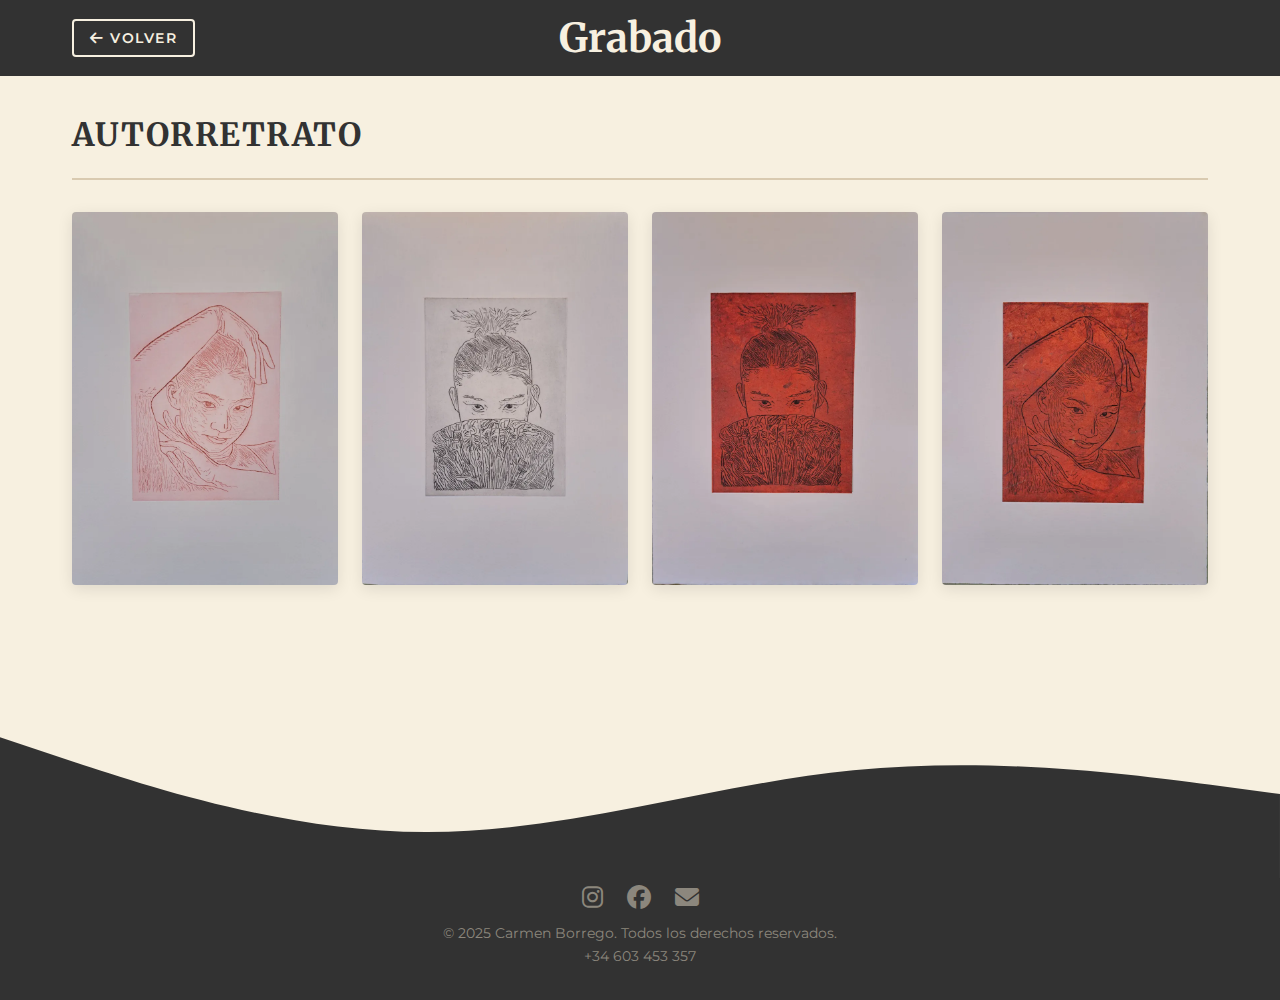
<file: apartados/portafolio/subapartados/grabado/grabado.html>
<!DOCTYPE html>
<html lang="es">
<head>
    <meta charset="UTF-8">
    <meta name="viewport" content="width=device-width, initial-scale=1.0">
    <title>Grabado - Carmen Borrego</title>
    
    <link rel="stylesheet" href="../../../../style.css"> 
    <link rel="stylesheet" href="grabado.css">
    
    <link rel="apple-touch-icon" sizes="180x180" href="../../../../imagenes/iconos/apple-touch-icon.png">
    <link rel="icon" type="image/png" sizes="32x32" href="../../../../imagenes/iconos/favicon-32x32.png">
    <link rel="icon" type="image/png" sizes="16x16" href="../../../../imagenes/iconos/favicon-16x16.png">
    <link rel="manifest" href="../../../../imagenes/iconos/site.webmanifest">
    <link rel="shortcut icon" href="../../../../imagenes/iconos/favicon.ico">

    <noscript><link rel="stylesheet" href="https://cdnjs.cloudflare.com/ajax/libs/font-awesome/6.6.0/css/all.min.css"></noscript>
    <link rel="preload" href="https://cdnjs.cloudflare.com/ajax/libs/font-awesome/6.6.0/css/all.min.css" as="style" onload="this.rel='stylesheet'">
    
    <link rel="preconnect" href="https://fonts.googleapis.com">
    <link rel="preconnect" href="https://fonts.gstatic.com" crossorigin>
    <link href="https://fonts.googleapis.com/css2?family=Merriweather:wght@700&family=Montserrat:wght@400;600&display=swap" rel="stylesheet">
    <meta name="description" content="Proyectos de grabado de Carmen Borrego: Autorretrato.">
</head>
<body>

    <header>
        <div class="subapartado-header">
            <h1 class="titulo-pagina">Grabado</h1>
            <a href="../../portafolio.html" class="btn-volver"> 
                <i class="fa-solid fa-arrow-left"></i> <span class="back-text">Volver</span>
            </a>
        </div>
    </header>

    <main>
        <div class="container">
            <div class="masonry-wrapper">

                <section class="masonry-group">
                    <h2>Autorretrato</h2>
                    <div class="masonry-grid">
                        
                        <div class="masonry-item">
                            <img src="../../../../imagenes/grabado/G1.webp"
                                 width="800" height="1120" alt="Grabado Autorretrato 1" 
                                 decoding="async" fetchpriority="high" loading="eager">
                        </div>
                        
                        <div class="masonry-item">
                            <img src="../../../../imagenes/grabado/G2.webp"
                                 width="800" height="1120" alt="Grabado Autorretrato 2" 
                                 decoding="async" fetchpriority="high" loading="eager">
                        </div>
                        
                        <div class="masonry-item">
                            <img src="../../../../imagenes/grabado/G3.webp"
                                 width="800" height="1120" alt="Grabado Autorretrato 3" 
                                 decoding="async" fetchpriority="high" loading="eager">
                        </div> 
                        
                        <div class="masonry-item">
                            <img src="../../../../imagenes/grabado/G4.webp"
                                 width="800" height="1120" alt="Grabado Autorretrato 4" 
                                 decoding="async" fetchpriority="high" loading="eager">
                        </div> 
                    </div>
                </section>
                </div>
        </div>
    </main>

    <div class="onda-separador">
        <svg xmlns="http://www.w3.org/2000/svg" viewBox="0 0 1440 320">
            <path fill="#323232" fill-opacity="1" d="M0,160L80,186.7C160,213,320,267,480,266.7C640,267,800,213,960,197.3C1120,181,1280,203,1360,213.3L1440,224L1440,320L1360,320C1280,320,1120,320,960,320C800,320,640,320,480,320C320,320,160,320,80,320L0,320Z"></path>
        </svg>
    </div>
    <footer id="contacto">
        <div class="container">
            
            <div class="footer-social">
                <a href="https://www.instagram.com/carmenw.borrego_art?igsh=YTdvcjJqdXNsaHUx" target="_blank" aria-label="Instagram">
                    <i class="fa-brands fa-instagram"></i>
                </a>
                <a href="https://www.facebook.com/carmenw.borrego" target="_blank" aria-label="Facebook">
                    <i class="fa-brands fa-facebook"></i>
                </a>
                <a href="mailto:carmenhmpk93@gmail.com" aria-label="Email">
                    <i class="fa-solid fa-envelope"></i>
                </a>
            </div>
            
            <p>
                &copy; 2025 Carmen Borrego. Todos los derechos reservados. <br>+34 603 453 357
            </p>

        </div>
    </footer>
    
    <script src="grabado.js" defer></script>

</body>
</html>
</file>
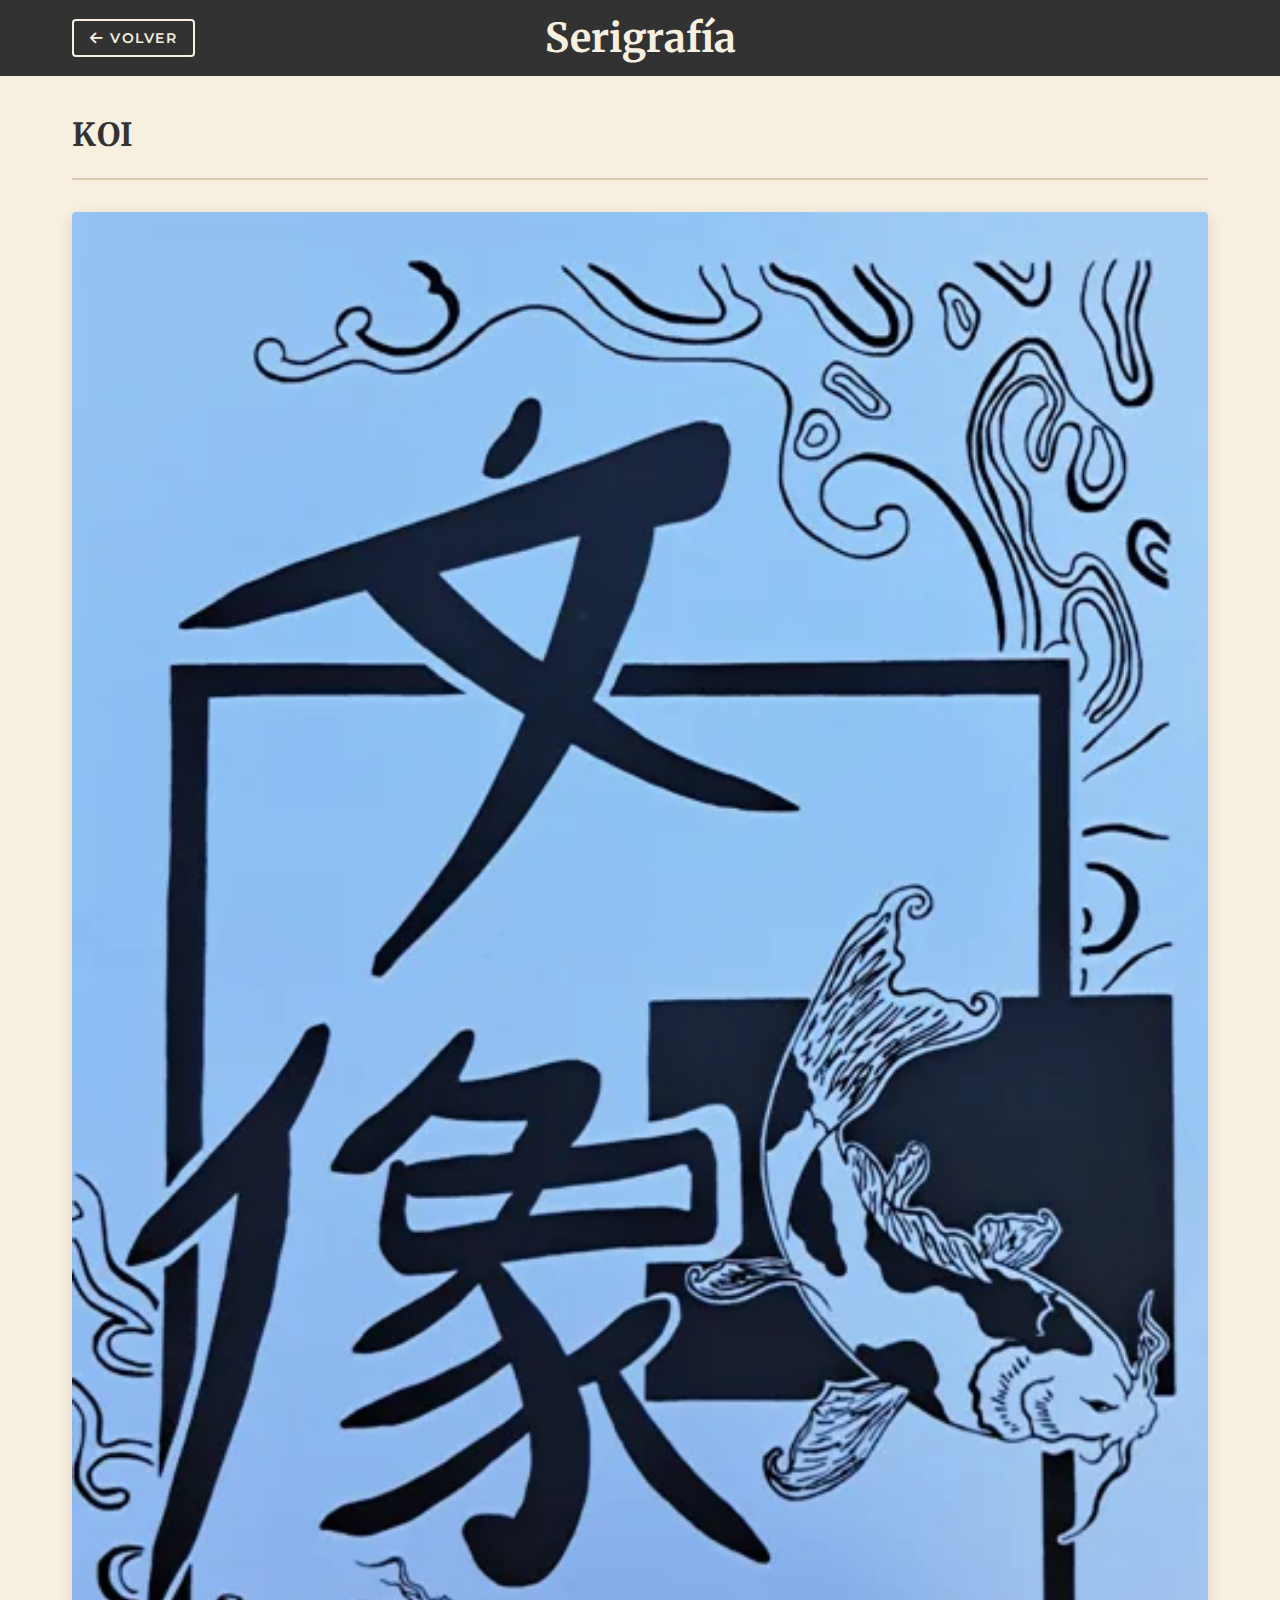
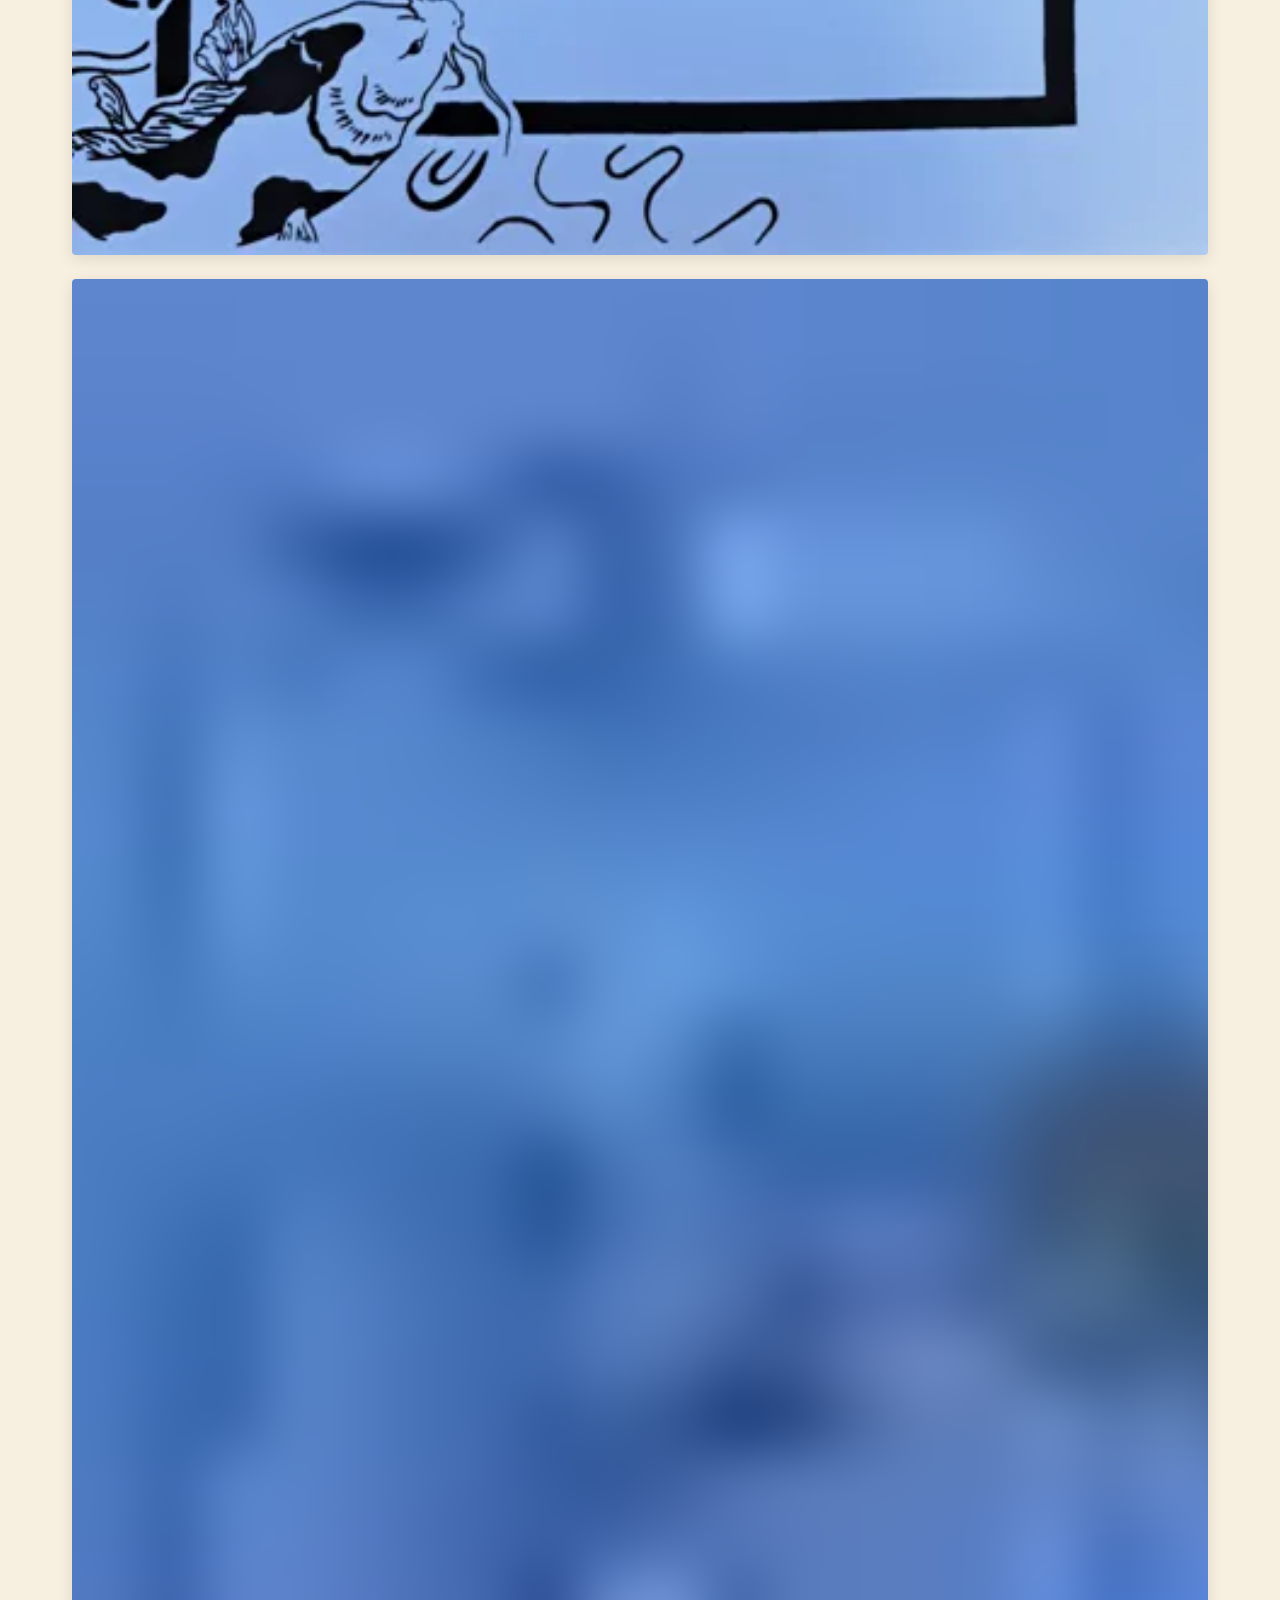
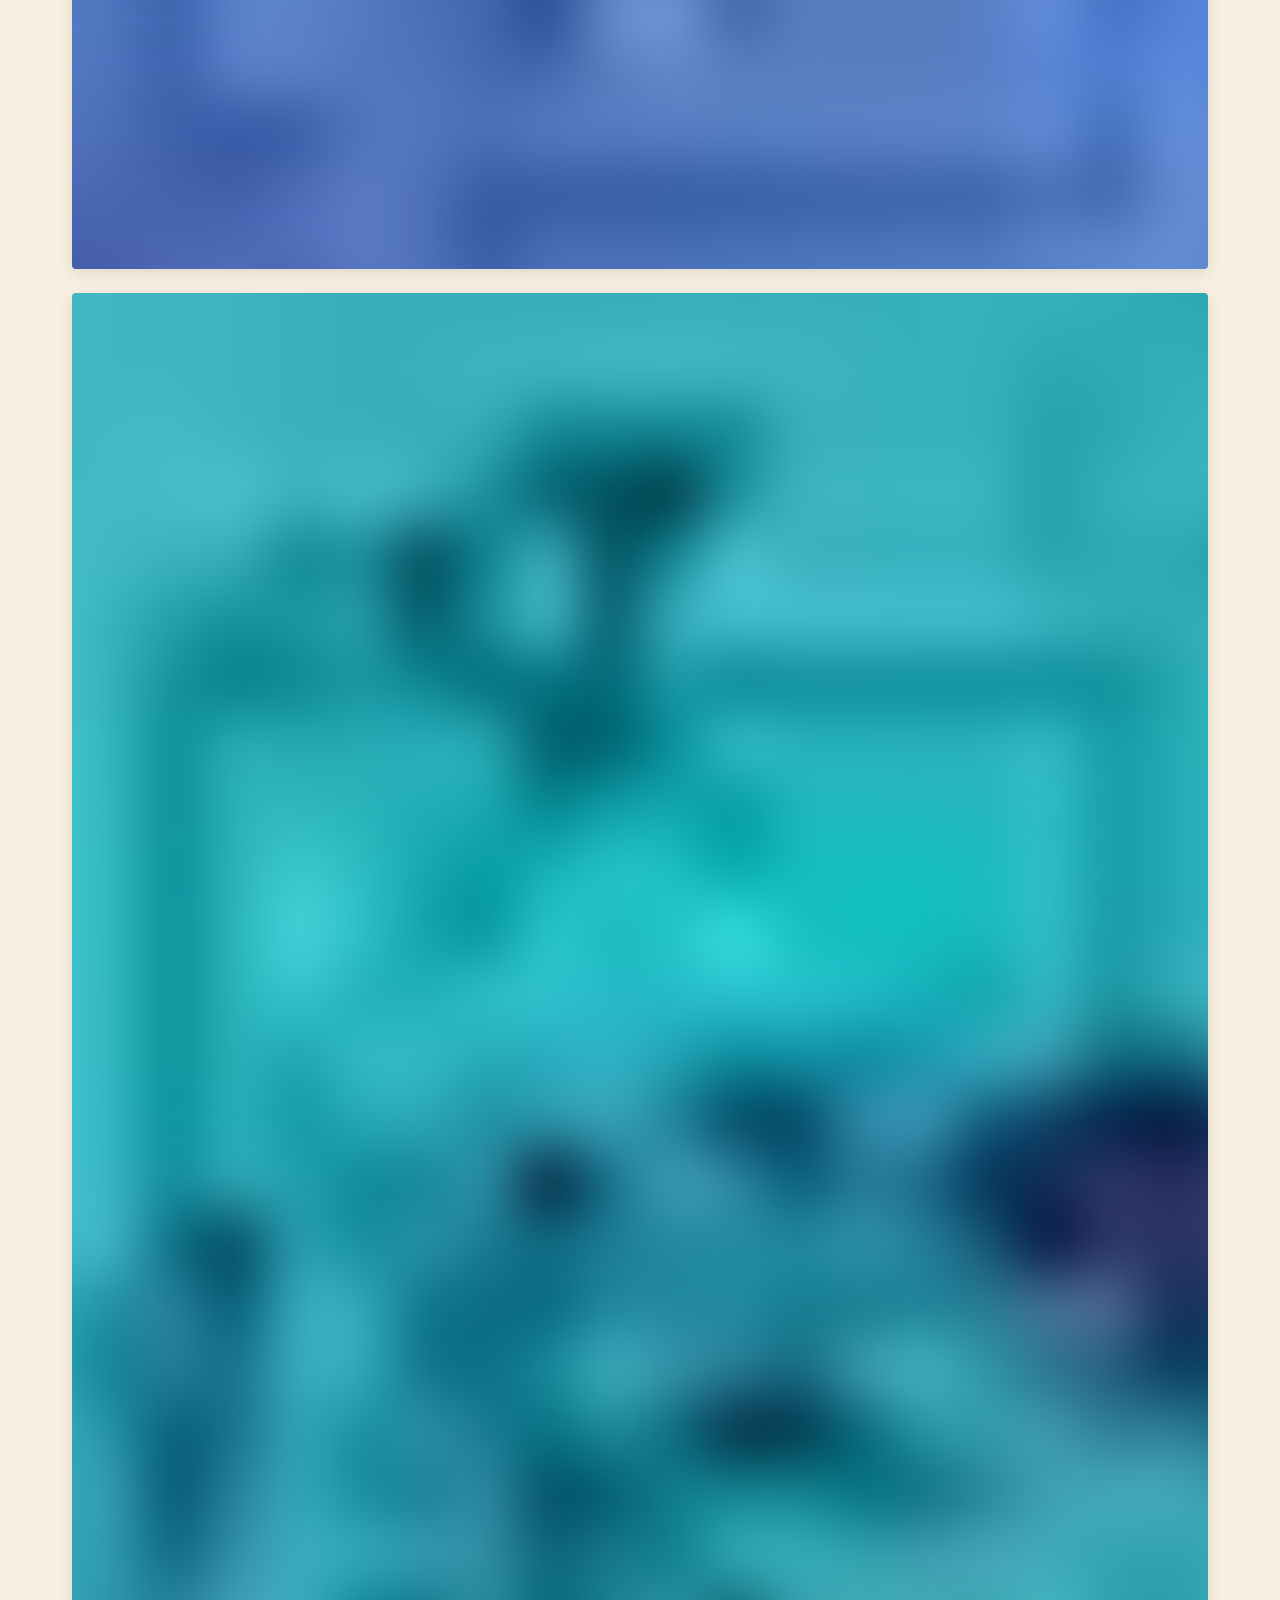
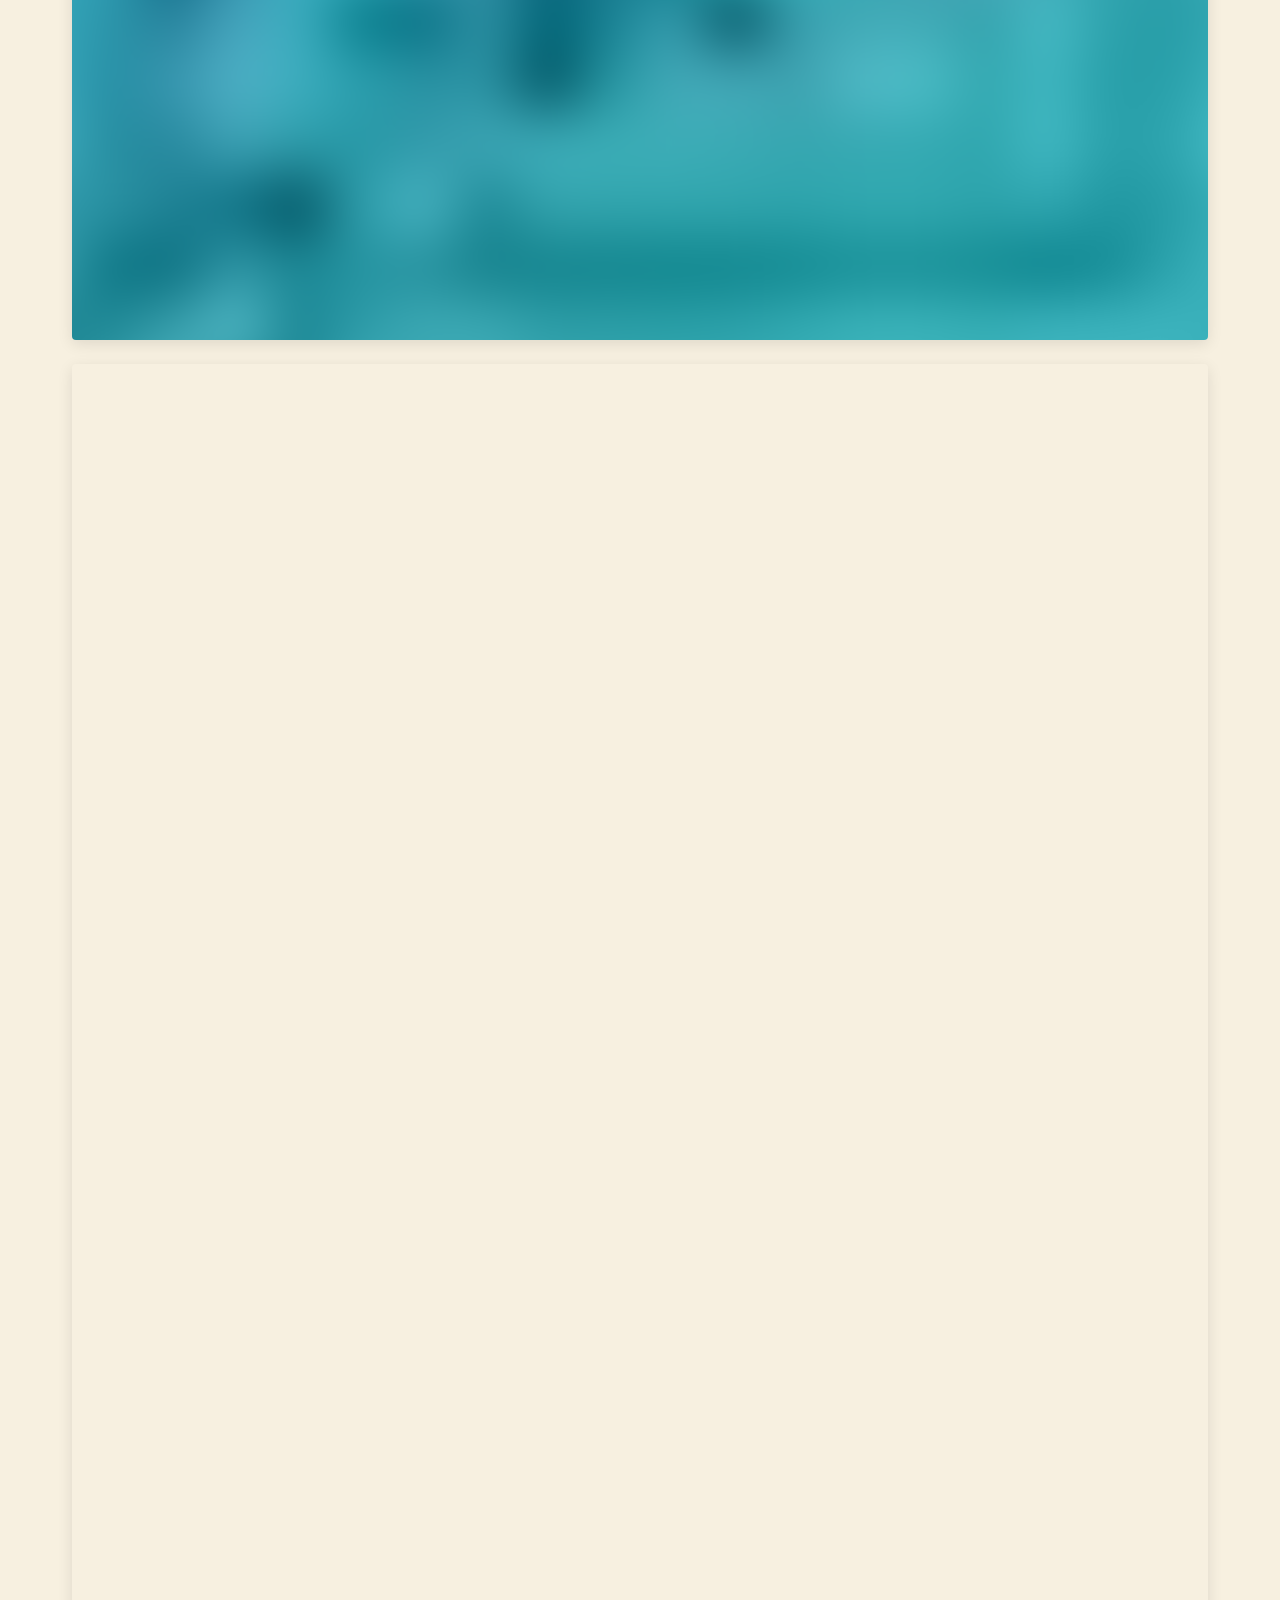
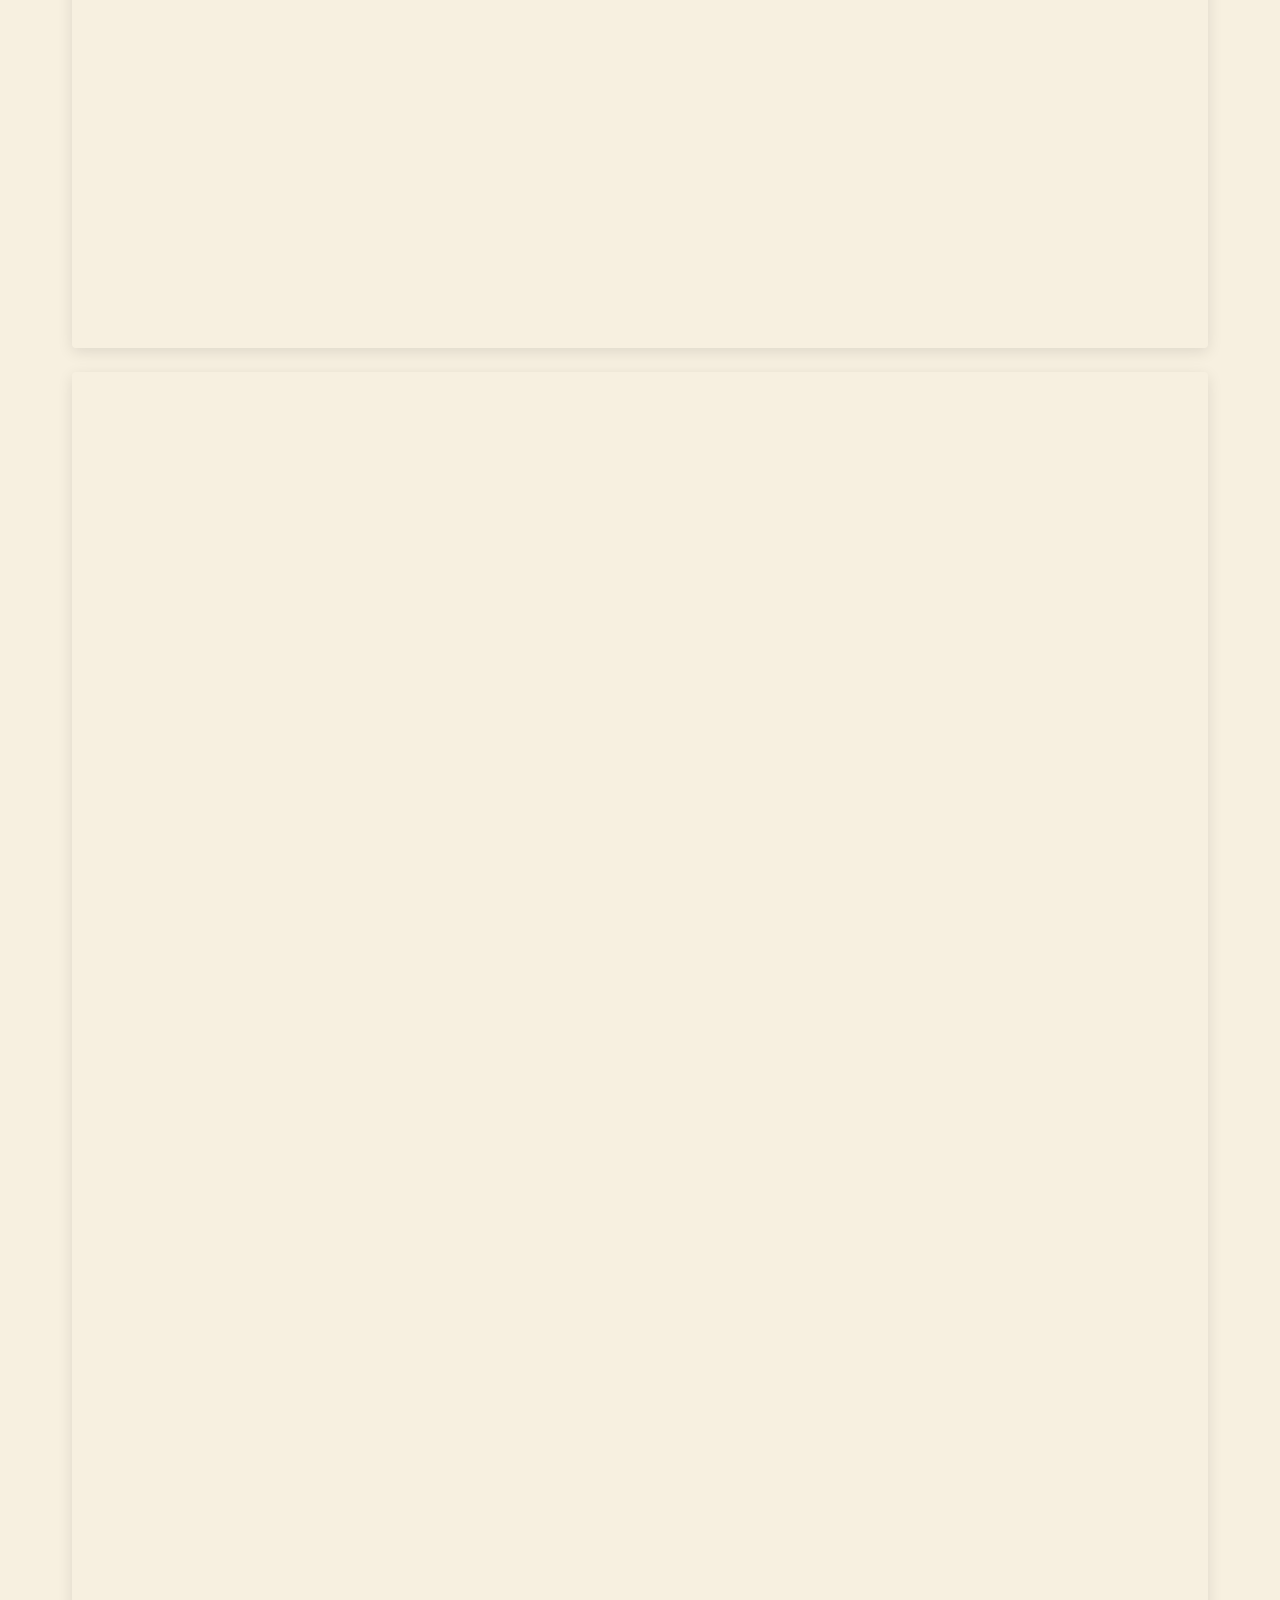
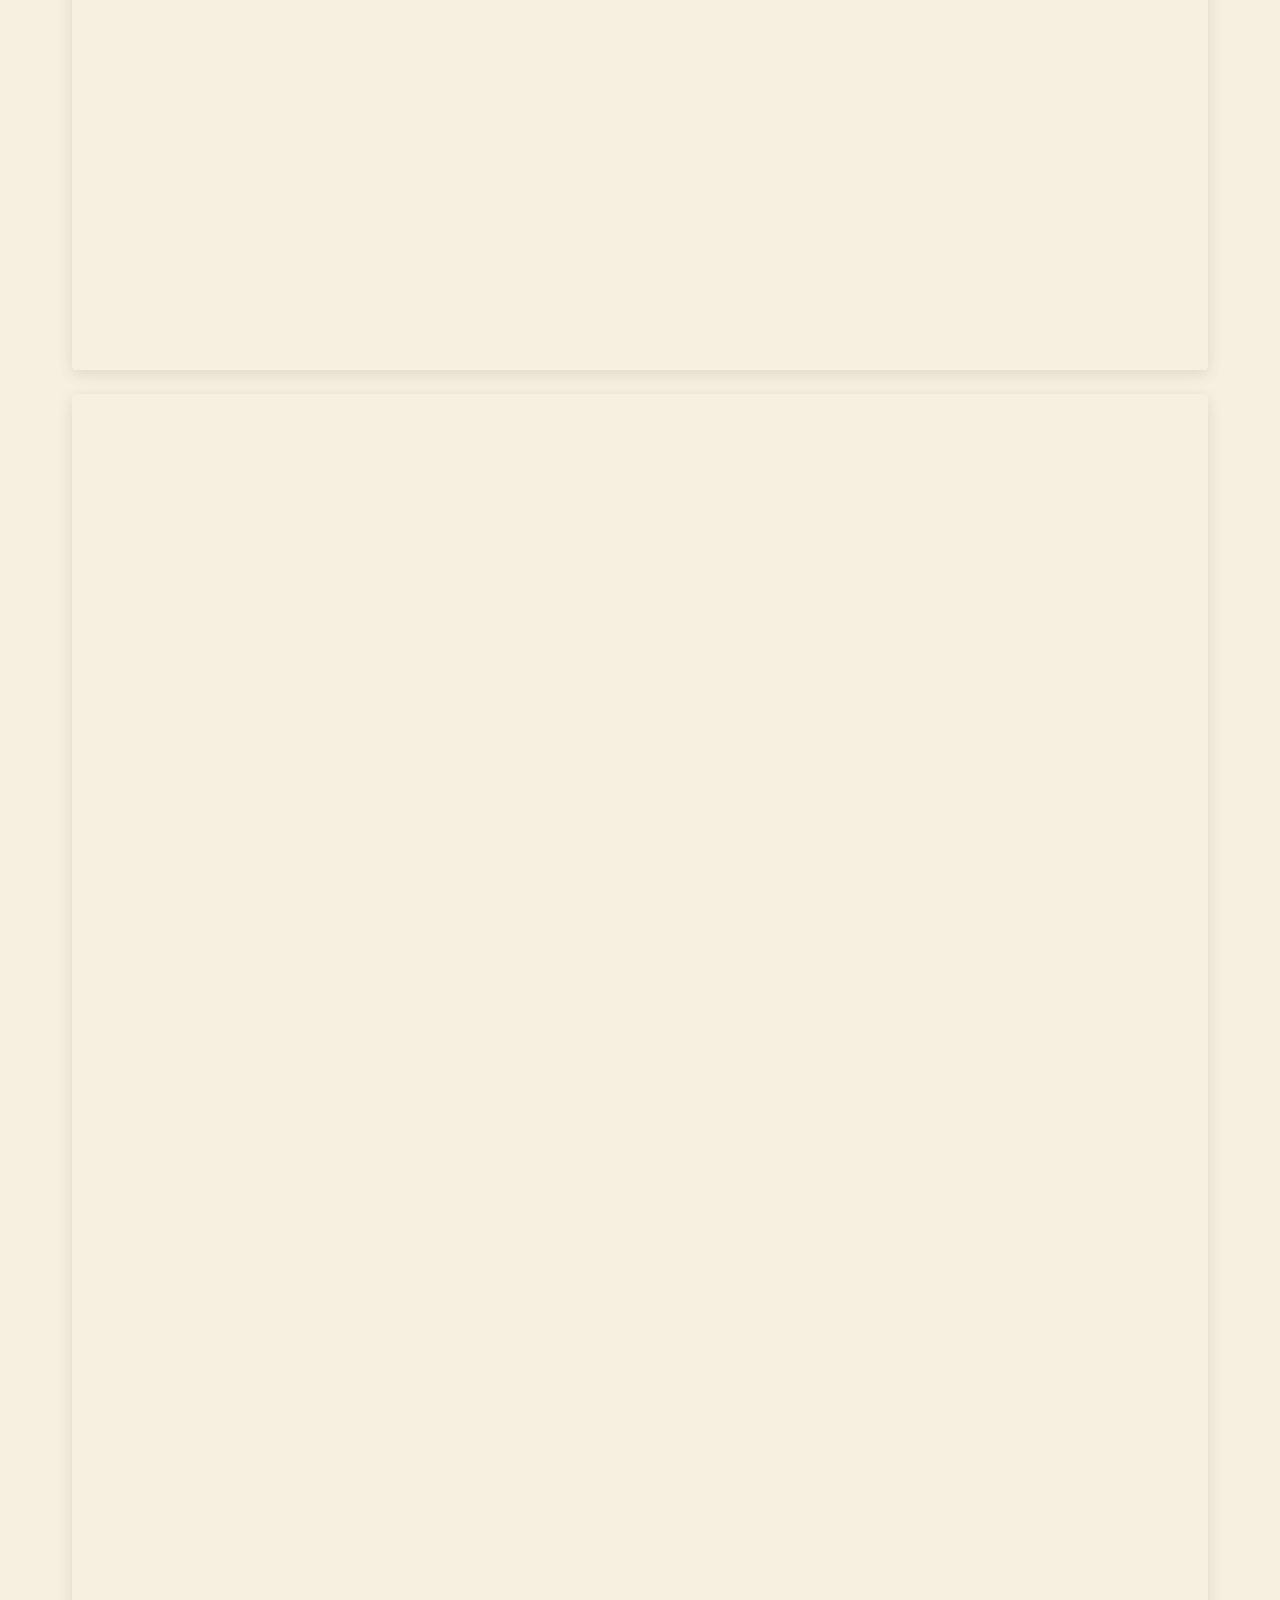
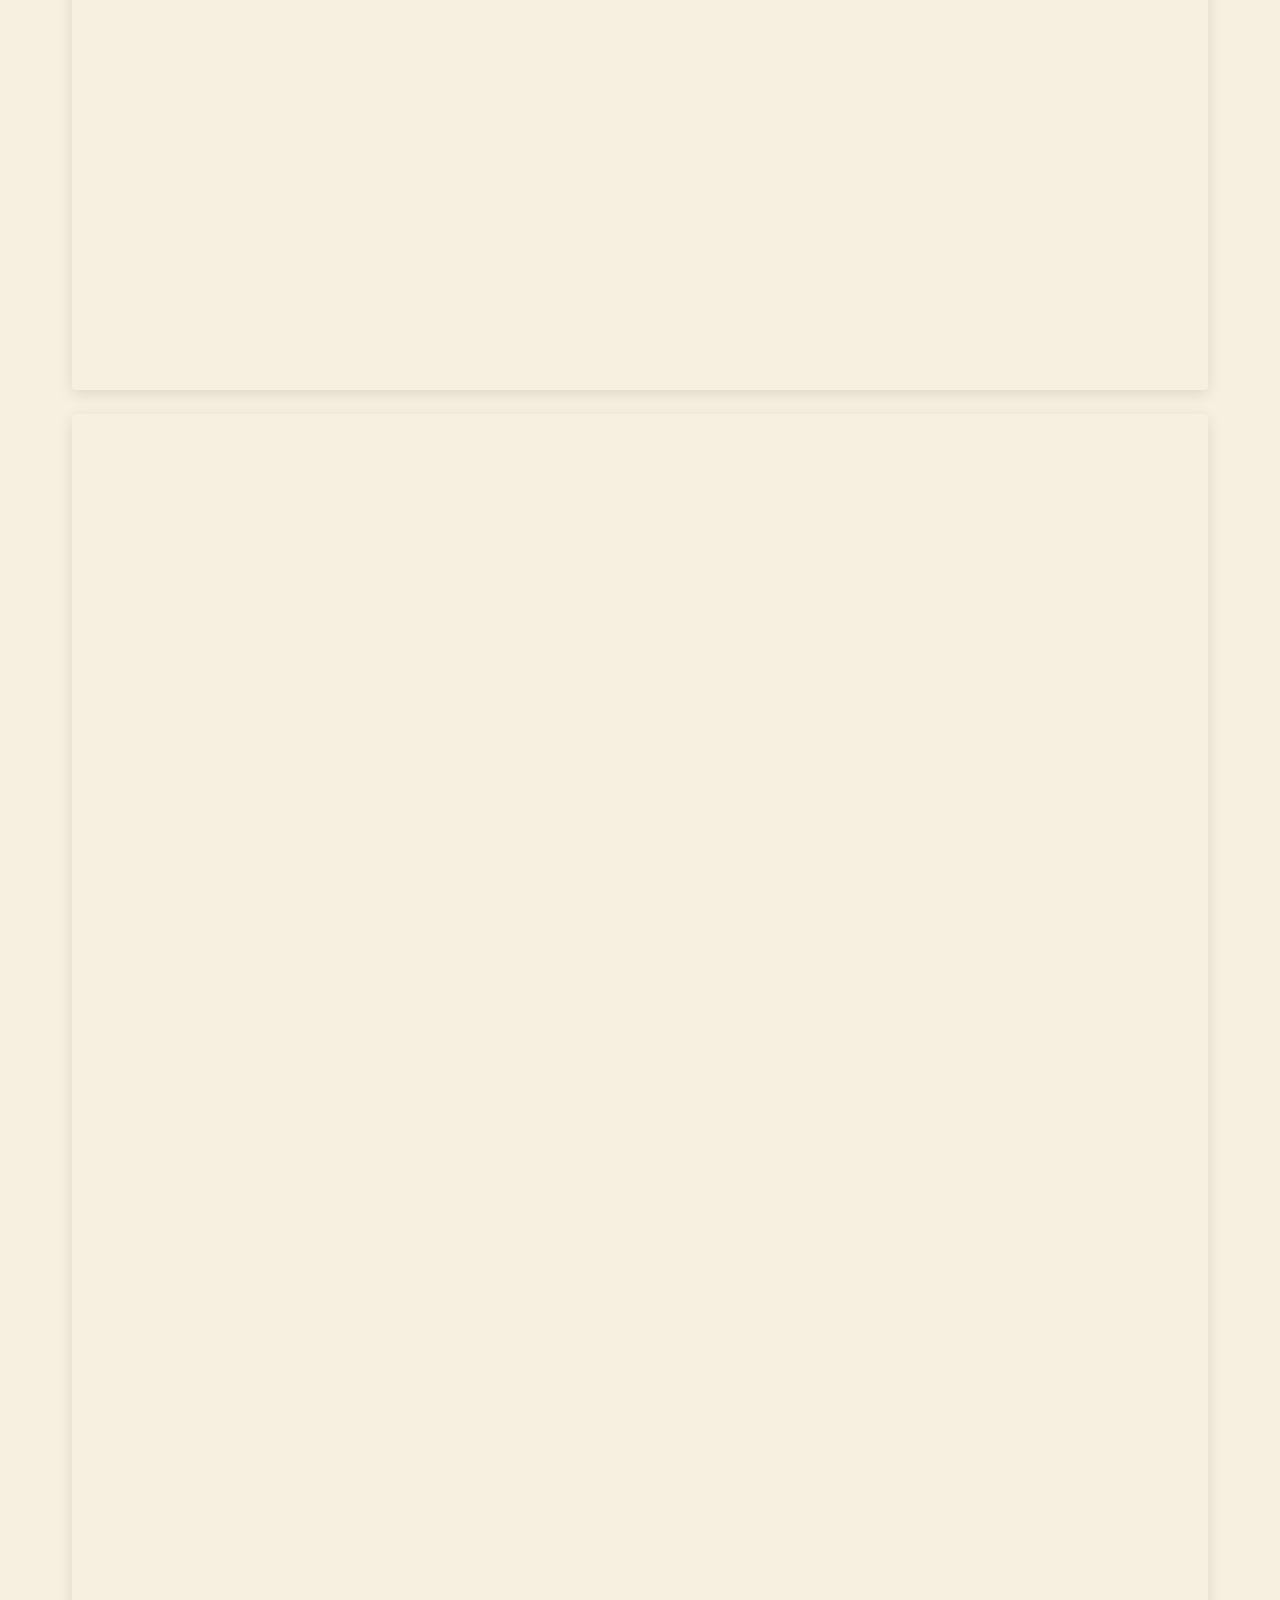
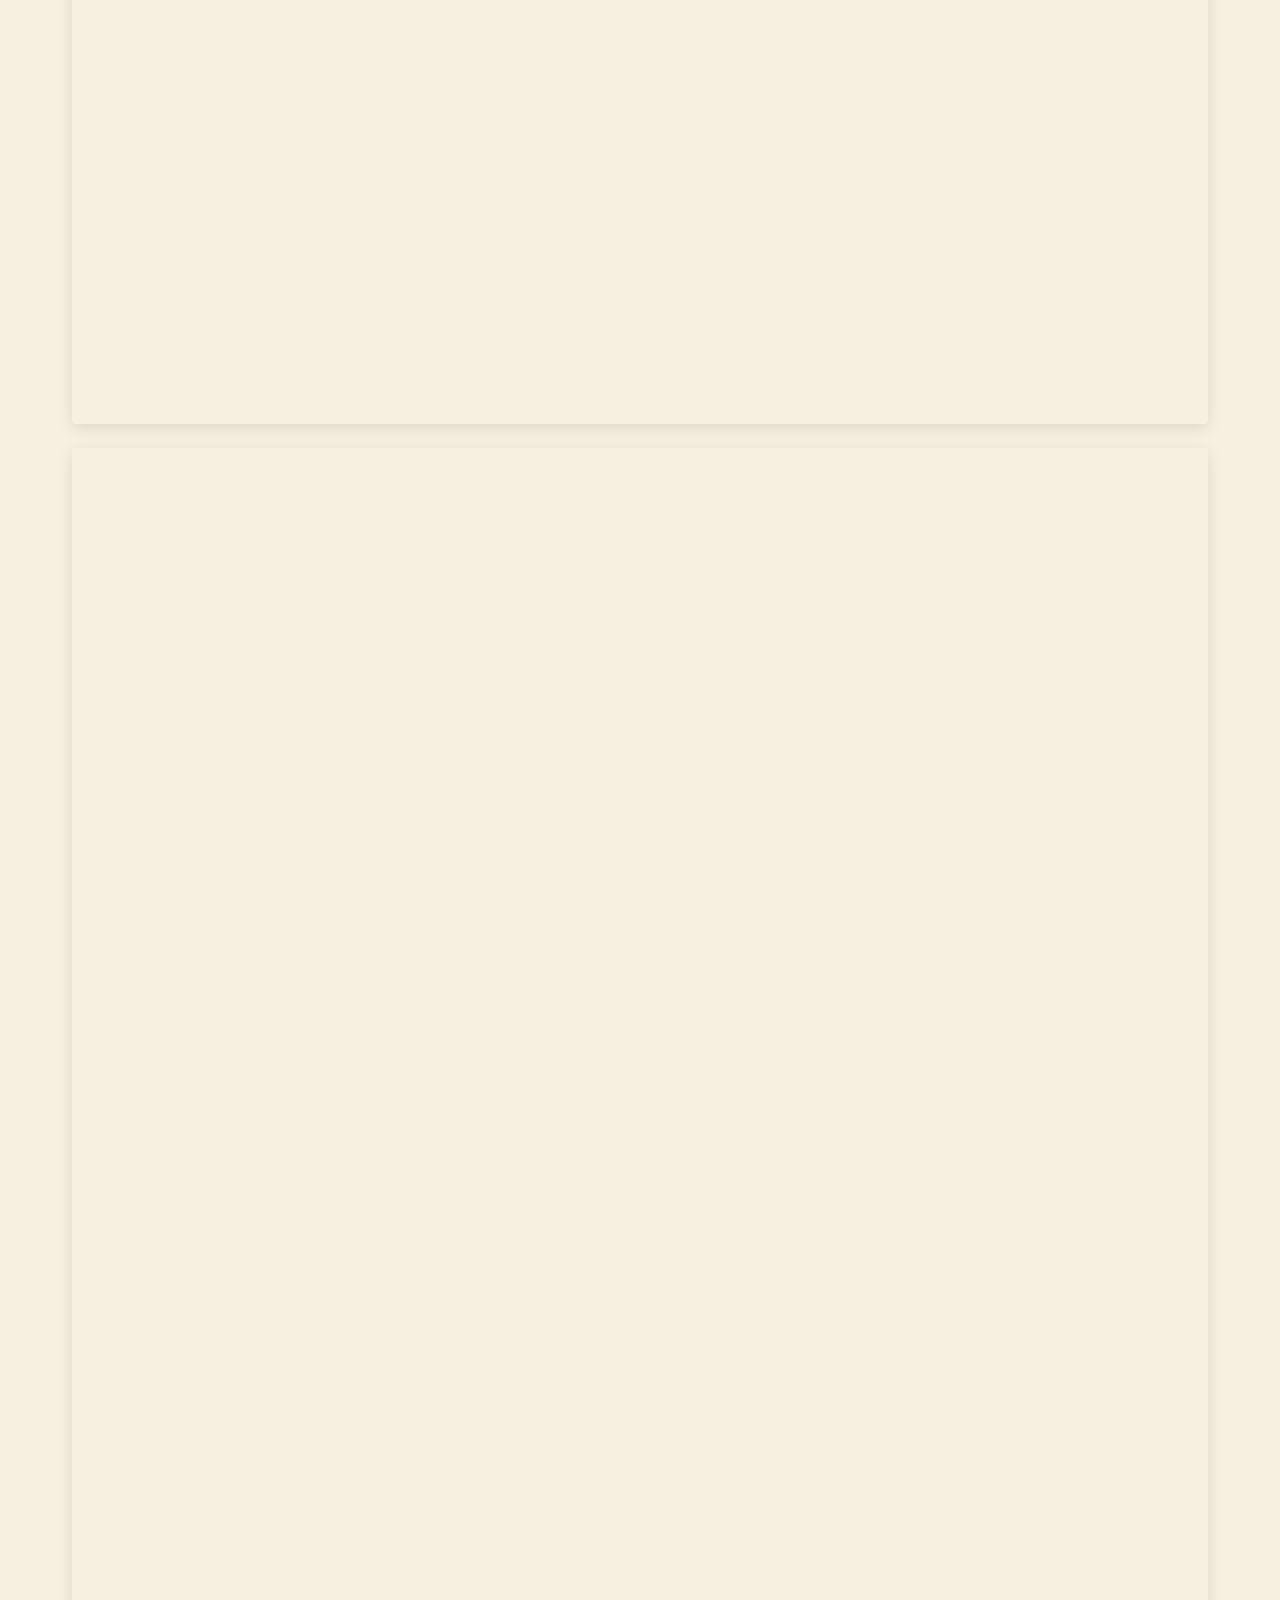
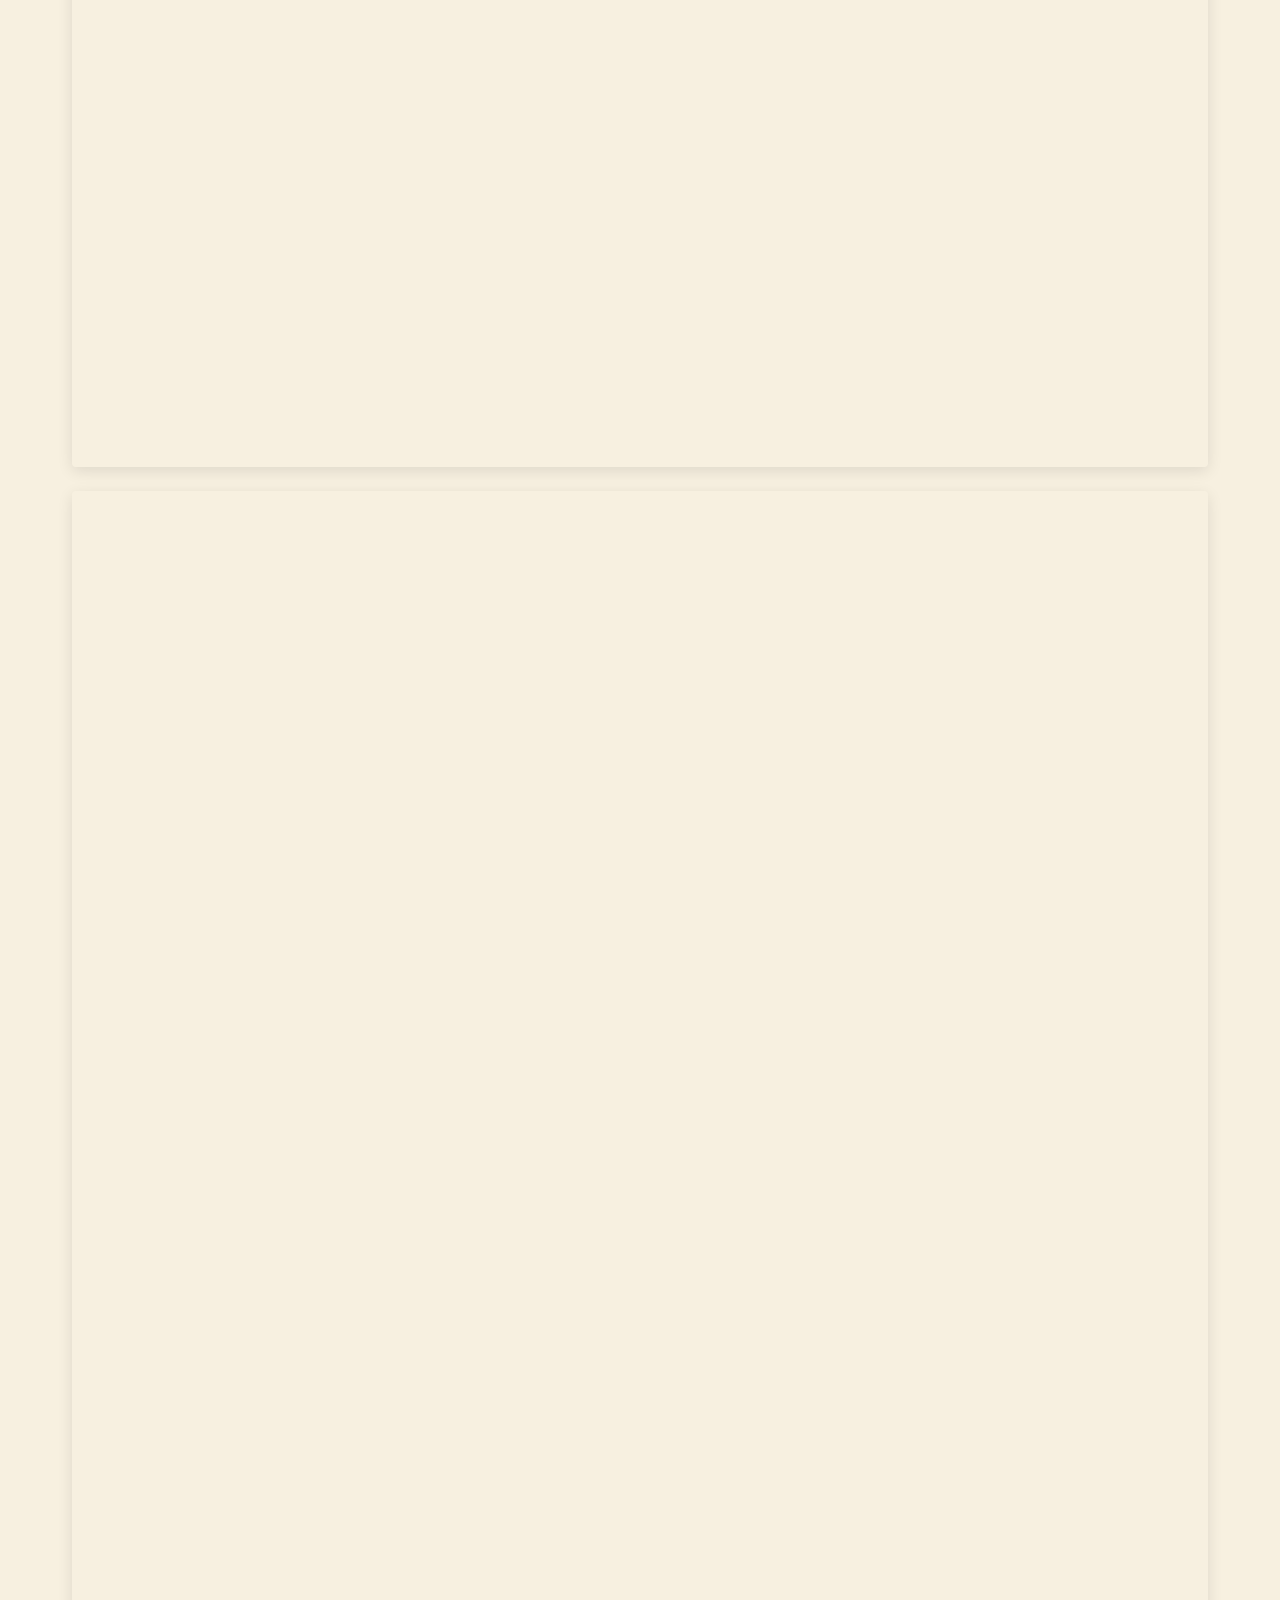
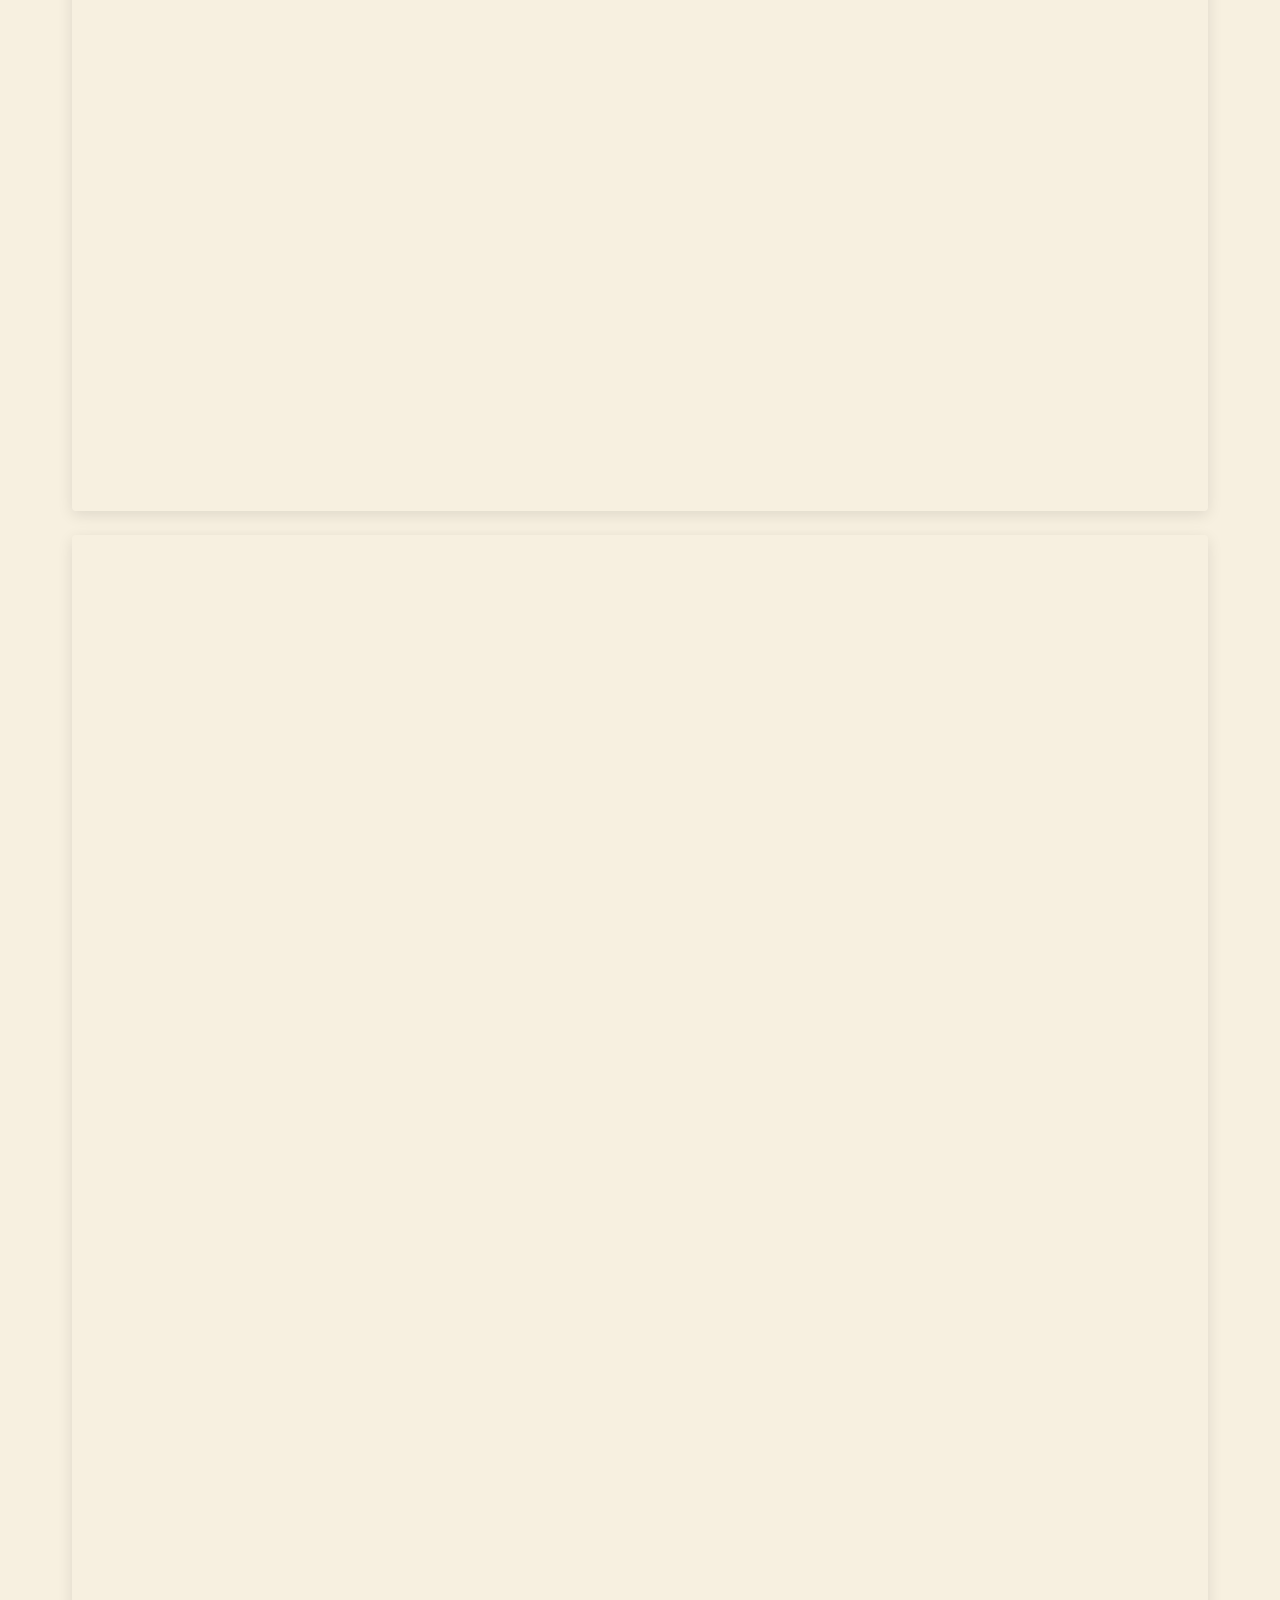
<file: apartados/portafolio/subapartados/serigrafia/serigrafia.html>
<!DOCTYPE html>
<html lang="es">
<head>
    <meta charset="UTF-8">
    <meta name="viewport" content="width=device-width, initial-scale=1.0">
    <title>Serigrafía - Carmen Borrego</title>
    
    <link rel="stylesheet" href="../../../../style.css"> 
    <link rel="stylesheet" href="serigrafia.css">
    
    <link rel="apple-touch-icon" sizes="180x180" href="../../../../imagenes/iconos/apple-touch-icon.png">
    <link rel="icon" type="image/png" sizes="32x32" href="../../../../imagenes/iconos/favicon-32x32.png">
    <link rel="icon" type="image/png" sizes="16x16" href="../../../../imagenes/iconos/favicon-16x16.png">
    <link rel="manifest" href="../../../../imagenes/iconos/site.webmanifest">
    <link rel="shortcut icon" href="../../../../imagenes/iconos/favicon.ico">

    <noscript><link rel="stylesheet" href="https://cdnjs.cloudflare.com/ajax/libs/font-awesome/6.6.0/css/all.min.css"></noscript>
    <link rel="preload" href="https://cdnjs.cloudflare.com/ajax/libs/font-awesome/6.6.0/css/all.min.css" as="style" onload="this.rel='stylesheet'">
    
    <link rel="preconnect" href="https://fonts.googleapis.com">
    <link rel="preconnect" href="https://fonts.gstatic.com" crossorigin>
    <link href="https://fonts.googleapis.com/css2?family=Merriweather:wght@700&family=Montserrat:wght@400;600&display=swap" rel="stylesheet">
    <meta name="description" content="Proyectos de serigrafía de Carmen Borrego.">
</head>
<body>

    <header>
        <div class="subapartado-header">
                <h1 class="titulo-pagina">Serigrafía</h1>
                <a href="../../portafolio.html" class="btn-volver">    
                    <i class="fa-solid fa-arrow-left"></i> <span class="back-text">Volver</span>
                </a>
            </div>
    </header>

    <main>
        <div class="container">
            <div class="masonry-wrapper">
                <section id="KOI" class="masonry-group">
                    <h2>KOI</h2>
                    <div class="masonry-layout masonry-layout--collapsed">
                        <div class="masonry-item">
                            <img class="blur-load"
                                src="../../../../imagenes/serigrafia/blur/1-blur.webp"
                                data-full="../../../../imagenes/serigrafia/1.webp"
                                width="469" height="678" 
                                alt="Serigrafía Koi 1" 
                                loading="lazy" decoding="async">
                        </div>
                        
                        <div class="masonry-item">
                            <img class="blur-load"
                                src="../../../../imagenes/serigrafia/blur/2-blur.webp"
                                data-full="../../../../imagenes/serigrafia/2.webp"
                                width="347" height="493" 
                                alt="Serigrafía Koi 2" 
                                loading="lazy" decoding="async">
                        </div>
                        
                        <div class="masonry-item">
                            <img class="blur-load"
                                src="../../../../imagenes/serigrafia/blur/3-blur.webp"
                                data-full="../../../../imagenes/serigrafia/3.webp"
                                width="346" height="499" 
                                alt="Serigrafía Koi 3" 
                                loading="lazy" decoding="async">
                        </div>
                        
                        <div class="masonry-item">
                            <img class="blur-load"
                                src="../../../../imagenes/serigrafia/blur/4-blur.webp"
                                data-full="../../../../imagenes/serigrafia/4.webp"
                                width="360" height="502" 
                                alt="Serigrafía Koi 4" 
                                loading="lazy" decoding="async">
                        </div>
                        
                        <div class="masonry-item">
                            <img class="blur-load"
                                src="../../../../imagenes/serigrafia/blur/5-blur.webp"
                                data-full="../../../../imagenes/serigrafia/5.webp"
                                width="359" height="505" 
                                alt="Serigrafía Koi 5" 
                                loading="lazy" decoding="async">
                        </div>
                        
                        <div class="masonry-item">
                            <img class="blur-load"
                                src="../../../../imagenes/serigrafia/blur/6-blur.webp"
                                data-full="../../../../imagenes/serigrafia/6.webp"
                                width="358" height="503" 
                                alt="Serigrafía Koi 6" 
                                loading="lazy" decoding="async">
                        </div>
                        
                        <div class="masonry-item">
                            <img class="blur-load"
                                src="../../../../imagenes/serigrafia/blur/7-blur.webp"
                                data-full="../../../../imagenes/serigrafia/7.webp"
                                width="369" height="523" 
                                alt="Serigrafía Koi 7" 
                                loading="lazy" decoding="async">
                        </div>
                        
                        <div class="masonry-item">
                            <img class="blur-load"
                                src="../../../../imagenes/serigrafia/blur/8-blur.webp"
                                data-full="../../../../imagenes/serigrafia/8.webp"
                                width="344" height="490" 
                                alt="Serigrafía Koi 8" 
                                loading="lazy" decoding="async">
                        </div>

                        <div class="masonry-item">
                            <img class="blur-load"
                                 src="../../../../imagenes/serigrafia/blur/9-blur.webp"
                                 data-full="../../../../imagenes/serigrafia/9.webp"
                                 width="345" height="492" 
                                 alt="Serigrafía Koi 9" 
                                 loading="lazy" decoding="async">
                        </div>
                        
                        <div class="masonry-item">
                            <img class="blur-load"
                                 src="../../../../imagenes/serigrafia/blur/10-blur.webp"
                                 data-full="../../../../imagenes/serigrafia/10.webp"
                                 width="357" height="503" 
                                 alt="Serigrafía Koi 10" 
                                 loading="lazy" decoding="async">
                        </div>
                        
                        <div class="masonry-item">
                            <img class="blur-load"
                                 src="../../../../imagenes/serigrafia/blur/11-blur.webp"
                                 data-full="../../../../imagenes/serigrafia/11.webp"
                                 width="382" height="538" 
                                 alt="Serigrafía Koi 11" 
                                 loading="lazy" decoding="async">
                        </div>
                        
                        <div class="masonry-item">
                            <img class="blur-load"
                                 src="../../../../imagenes/serigrafia/blur/12-blur.webp"
                                 data-full="../../../../imagenes/serigrafia/12.webp"
                                 width="348" height="495" 
                                 alt="Serigrafía Koi 12" 
                                 loading="lazy" decoding="async">
                        </div>
                        
                        <div class="masonry-item">
                            <img class="blur-load"
                                 src="../../../../imagenes/serigrafia/blur/13-blur.webp"
                                 data-full="../../../../imagenes/serigrafia/13.webp"
                                 width="370" height="520" 
                                 alt="Serigrafía Koi 13" 
                                 loading="lazy" decoding="async">
                        </div>
                        
                        <div class="masonry-item">
                            <img class="blur-load"
                                 src="../../../../imagenes/serigrafia/blur/14-blur.webp"
                                 data-full="../../../../imagenes/serigrafia/14.webp"
                                 width="371" height="515" 
                                 alt="Serigrafía Koi 14" 
                                 loading="lazy" decoding="async">
                        </div>
                        
                        <div class="masonry-item">
                            <img class="blur-load"
                                 src="../../../../imagenes/serigrafia/blur/15-blur.webp"
                                 data-full="../../../../imagenes/serigrafia/15.webp"
                                 width="370" height="498" 
                                 alt="Serigrafía Koi 15" 
                                 loading="lazy" decoding="async">
                        </div>
                        
                        <div class="masonry-item">
                            <img class="blur-load"
                                 src="../../../../imagenes/serigrafia/blur/16-blur.webp"
                                 data-full="../../../../imagenes/serigrafia/16.webp"
                                 width="486" height="672" 
                                 alt="Serigrafía Koi 16" 
                                 loading="lazy" decoding="async">
                        </div>
                        
                        <div class="masonry-item">
                            <img class="blur-load"
                                 src="../../../../imagenes/serigrafia/blur/17-blur.webp"
                                 data-full="../../../../imagenes/serigrafia/17.webp"
                                 width="399" height="519" 
                                 alt="Serigrafía Koi 17" 
                                 loading="lazy" decoding="async">
                        </div>
                        
                        <div class="masonry-item">
                            <img class="blur-load"
                                 src="../../../../imagenes/serigrafia/blur/18-blur.webp"
                                 data-full="../../../../imagenes/serigrafia/18.webp"
                                 width="377" height="516" 
                                 alt="Serigrafía Koi 18" 
                                 loading="lazy" decoding="async">
                        </div>
                        
                        <div class="masonry-item">
                            <img class="blur-load"
                                 src="../../../../imagenes/serigrafia/blur/19-blur.webp"
                                 data-full="../../../../imagenes/serigrafia/19.webp"
                                 width="359" height="496" 
                                 alt="Serigrafía Koi 19" 
                                 loading="lazy" decoding="async">
                        </div>
                        
                        <div class="masonry-item">
                            <img class="blur-load"
                                 src="../../../../imagenes/serigrafia/blur/20-blur.webp"
                                 data-full="../../../../imagenes/serigrafia/20.webp"
                                 width="371" height="505" 
                                 alt="Serigrafía Koi 20" 
                                 loading="lazy" decoding="async">
                        </div>
                        
                        <div class="masonry-item">
                            <img class="blur-load"
                                 src="../../../../imagenes/serigrafia/blur/21-blur.webp"
                                 data-full="../../../../imagenes/serigrafia/21.webp"
                                 width="367" height="507" 
                                 alt="Serigrafía Koi 21" 
                                 loading="lazy" decoding="async">
                        </div>
                        
                        <div class="masonry-item">
                            <img class="blur-load"
                                 src="../../../../imagenes/serigrafia/blur/22-blur.webp"
                                 data-full="../../../../imagenes/serigrafia/22.webp"
                                 width="379" height="521" 
                                 alt="Serigrafía Koi 22" 
                                 loading="lazy" decoding="async">
                        </div>
                        
                        <div class="masonry-item">
                            <img class="blur-load"
                                 src="../../../../imagenes/serigrafia/blur/23-blur.webp"
                                 data-full="../../../../imagenes/serigrafia/23.webp"
                                 width="353" height="504" 
                                 alt="Serigrafía Koi 23" 
                                 loading="lazy" decoding="async">
                        </div>
                        
                        <div class="masonry-item">
                            <img class="blur-load"
                                 src="../../../../imagenes/serigrafia/blur/24-blur.webp"
                                 data-full="../../../../imagenes/serigrafia/24.webp"
                                 width="370" height="521" 
                                 alt="Serigrafía Koi 24" 
                                 loading="lazy" decoding="async">
                        </div>
                        
                        <div class="masonry-item">
                            <img class="blur-load"
                                 src="../../../../imagenes/serigrafia/blur/25-blur.webp"
                                 data-full="../../../../imagenes/serigrafia/25.webp"
                                 width="358" height="503" 
                                 alt="Serigrafía Koi 25" 
                                 loading="lazy" decoding="async">
                        </div>
                        
                        <div class="masonry-item">
                            <img class="blur-load"
                                 src="../../../../imagenes/serigrafia/blur/26-blur.webp"
                                 data-full="../../../../imagenes/serigrafia/26.webp"
                                 width="395" height="500" 
                                 alt="Serigrafía Koi 26" 
                                 loading="lazy" decoding="async">
                        </div>
                        
                        <div class="masonry-item">
                            <img class="blur-load"
                                 src="../../../../imagenes/serigrafia/blur/27-blur.webp"
                                 data-full="../../../../imagenes/serigrafia/27.webp"
                                 width="369" height="511" 
                                 alt="Serigrafía Koi 27" 
                                 loading="lazy" decoding="async">
                        </div>
                        
                        <div class="masonry-item">
                            <img class="blur-load"
                                 src="../../../../imagenes/serigrafia/blur/28-blur.webp"
                                 data-full="../../../../imagenes/serigrafia/28.webp"
                                 width="378" height="513" 
                                 alt="Serigrafía Koi 28" 
                                 loading="lazy" decoding="async">
                        </div>
                        
                        <div class="masonry-item">
                            <img class="blur-load"
                                 src="../../../../imagenes/serigrafia/blur/29-blur.webp"
                                 data-full="../../../../imagenes/serigrafia/29.webp"
                                 width="363" height="514" 
                                 alt="Serigrafía Koi 29" 
                                 loading="lazy" decoding="async">
                        </div>
                        
                        <div class="masonry-item">
                            <img class="blur-load"
                                 src="../../../../imagenes/serigrafia/blur/30-blur.webp"
                                 data-full="../../../../imagenes/serigrafia/30.webp"
                                 width="373" height="512" 
                                 alt="Serigrafía Koi 30" 
                                 loading="lazy" decoding="async">
                        </div>
                        
                        <div class="masonry-item">
                            <img class="blur-load"
                                 src="../../../../imagenes/serigrafia/blur/31-blur.webp"
                                 data-full="../../../../imagenes/serigrafia/31.webp"
                                 width="366" height="498" 
                                 alt="Serigrafía Koi 31" 
                                 loading="lazy" decoding="async">
                        </div>
                        
                        <div class="masonry-item">
                            <img class="blur-load"
                                 src="../../../../imagenes/serigrafia/blur/32-blur.webp"
                                 data-full="../../../../imagenes/serigrafia/32.webp"
                                 width="367" height="514" 
                                 alt="Serigrafía Koi 32" 
                                 loading="lazy" decoding="async">
                        </div>
                        
                        <div class="masonry-item">
                            <img class="blur-load"
                                 src="../../../../imagenes/serigrafia/blur/33-blur.webp"
                                 data-full="../../../../imagenes/serigrafia/33.webp"
                                 width="367" height="512" 
                                 alt="Serigrafía Koi 33" 
                                 loading="lazy" decoding="async">
                        </div>
                        
                        <div class="masonry-item">
                            <img class="blur-load"
                                 src="../../../../imagenes/serigrafia/blur/34-blur.webp"
                                 data-full="../../../../imagenes/serigrafia/34.webp"
                                 width="366" height="501" 
                                 alt="Serigrafía Koi 34" 
                                 loading="lazy" decoding="async">
                        </div>
                        
                        <div class="masonry-item">
                            <img class="blur-load"
                                 src="../../../../imagenes/serigrafia/blur/35-blur.webp"
                                 data-full="../../../../imagenes/serigrafia/35.webp"
                                 width="385" height="527" 
                                 alt="Serigrafía Koi 35" 
                                 loading="lazy" decoding="async">
                        </div>
                        
                        <div class="masonry-item">
                            <img class="blur-load"
                                 src="../../../../imagenes/serigrafia/blur/36-blur.webp"
                                 data-full="../../../../imagenes/serigrafia/36.webp"
                                 width="378" height="524" 
                                 alt="Serigrafía Koi 36" 
                                 loading="lazy" decoding="async">
                        </div>
                        
                        <div class="masonry-item">
                            <img class="blur-load"
                                 src="../../../../imagenes/serigrafia/blur/37-blur.webp"
                                 data-full="../../../../imagenes/serigrafia/37.webp"
                                 width="356" height="503" 
                                 alt="Serigrafía Koi 37" 
                                 loading="lazy" decoding="async">
                        </div>
                        
                        <div class="masonry-item">
                            <img class="blur-load"
                                 src="../../../../imagenes/serigrafia/blur/38-blur.webp"
                                 data-full="../../../../imagenes/serigrafia/38.webp"
                                 width="379" height="535" 
                                 alt="Serigrafía Koi 38" 
                                 loading="lazy" decoding="async">
                        </div>
                        
                        <div class="masonry-item">
                            <img class="blur-load"
                                 src="../../../../imagenes/serigrafia/blur/39-blur.webp"
                                 data-full="../../../../imagenes/serigrafia/39.webp"
                                 width="379" height="523" 
                                 alt="Serigrafía Koi 39" 
                                 loading="lazy" decoding="async">
                        </div>
                        
                        <div class="masonry-item">
                            <img class="blur-load"
                                 src="../../../../imagenes/serigrafia/blur/40-blur.webp"
                                 data-full="../../../../imagenes/serigrafia/40.webp"
                                 width="375" height="511" 
                                 alt="Serigrafía Koi 40" 
                                 loading="lazy" decoding="async">
                        </div>
                        
                        <div class="masonry-item">
                            <img class="blur-load"
                                 src="../../../../imagenes/serigrafia/blur/41-blur.webp"
                                 data-full="../../../../imagenes/serigrafia/41.webp"
                                 width="372" height="520" 
                                 alt="Serigrafía Koi 41" 
                                 loading="lazy" decoding="async">
                        </div>

                    </div>
                    <div class="galeria-controles">
                        <span class="linea-deco"></span>
                        <button class="btn-ver-mas">Ver más</button>
                        <button class="btn-ver-menos">Ver menos</button>
                        <span class="linea-deco"></span>
                    </div>
                </section>
                <section class="masonry-group">
                    <h2>Quintanar de la orden</h2>
                    <div class="uniform-grid grid-3-cols uniform-grid--collapsed">
                        <div class="masonry-item">
                            <img class="blur-load"
                                src="../../../../imagenes/serigrafia/blur/Q0-blur.webp"
                                data-full="../../../../imagenes/serigrafia/Q0.webp"
                                width="661" height="549" 
                                alt="Serigrafía Quintanar 0" 
                                loading="lazy" decoding="async">
                        </div>
                        <div class="masonry-item">
                            <img class="blur-load"
                                src="../../../../imagenes/serigrafia/blur/Q1-blur.webp"
                                data-full="../../../../imagenes/serigrafia/Q1.webp"
                                width="553" height="456" 
                                alt="Serigrafía Quintanar 1" 
                                loading="lazy" decoding="async">
                        </div>
                        <div class="masonry-item">
                            <img class="blur-load"
                                src="../../../../imagenes/serigrafia/blur/Q2-blur.webp"
                                data-full="../../../../imagenes/serigrafia/Q2.webp"
                                width="660" height="481" 
                                alt="Serigrafía Quintanar 2" 
                                loading="lazy" decoding="async">
                        </div>
                        <div class="masonry-item">
                            <img class="blur-load"
                                src="../../../../imagenes/serigrafia/blur/Q3-blur.webp"
                                data-full="../../../../imagenes/serigrafia/Q3.webp"
                                width="578" height="471" 
                                alt="Serigrafía Quintanar 3" 
                                loading="lazy" decoding="async">
                        </div>
                        <div class="masonry-item">
                            <img class="blur-load"
                                src="../../../../imagenes/serigrafia/blur/Q4-blur.webp"
                                data-full="../../../../imagenes/serigrafia/Q4.webp"
                                width="634" height="526" 
                                alt="Serigrafía Quintanar 4" 
                                loading="lazy" decoding="async">
                        </div>
                        <div class="masonry-item">
                            <img class="blur-load"
                                src="../../../../imagenes/serigrafia/blur/Q5-blur.webp"
                                data-full="../../../../imagenes/serigrafia/Q5.webp"
                                width="677" height="493" 
                                alt="Serigrafía Quintanar 5" 
                                loading="lazy" decoding="async">
                        </div>
                        <div class="masonry-item">
                            <img class="blur-load"
                                src="../../../../imagenes/serigrafia/blur/Q6-blur.webp"
                                data-full="../../../../imagenes/serigrafia/Q6.webp"
                                width="632" height="471" 
                                alt="Serigrafía Quintanar 6" 
                                loading="lazy" decoding="async">
                        </div>
                        <div class="masonry-item">
                            <img class="blur-load"
                                src="../../../../imagenes/serigrafia/blur/Q7-blur.webp"
                                data-full="../../../../imagenes/serigrafia/Q7.webp"
                                width="661" height="549" 
                                alt="Serigrafía Quintanar 7" 
                                loading="lazy" decoding="async">
                        </div>
                        <div class="masonry-item">
                            <img class="blur-load"
                                src="../../../../imagenes/serigrafia/blur/Q8-blur.webp"
                                data-full="../../../../imagenes/serigrafia/Q8.webp"
                                width="701" height="514" 
                                alt="Serigrafía Quintanar 8" 
                                loading="lazy" decoding="async">
                        </div>
                        <div class="masonry-item">
                            <img class="blur-load"
                                src="../../../../imagenes/serigrafia/blur/Q9-blur.webp"
                                data-full="../../../../imagenes/serigrafia/Q9.webp"
                                width="508" height="498" 
                                alt="Serigrafía Quintanar 9" 
                                loading="lazy" decoding="async">
                        </div>
                    </div>
                </section>
                <section class="masonry-group">
                    <h2>Rugido del Sol</h2>
                    <div class="uniform-grid">
                        <div class="masonry-item">
                            <img class="blur-load"
                                src="../../../../imagenes/serigrafia/blur/R1-blur.webp"
                                data-full="../../../../imagenes/serigrafia/R1.webp"
                                width="409" height="482" 
                                alt="Serigrafía Rugido del Sol 1" 
                                loading="lazy" decoding="async">
                        </div>

                        <div class="masonry-item">
                            <img class="blur-load"
                                src="../../../../imagenes/serigrafia/blur/R2-blur.webp"
                                data-full="../../../../imagenes/serigrafia/R2.webp"
                                width="383" height="489" 
                                alt="Serigrafía Rugido del Sol 2" 
                                loading="lazy" decoding="async">
                        </div>

                        <div class="masonry-item">
                            <img class="blur-load"
                                src="../../../../imagenes/serigrafia/blur/R3-blur.webp"
                                data-full="../../../../imagenes/serigrafia/R3.webp"
                                width="379" height="467" 
                                alt="Serigrafía Rugido del Sol 3" 
                                loading="lazy" decoding="async">
                        </div>

                        <div class="masonry-item">
                            <img class="blur-load"
                                src="../../../../imagenes/serigrafia/blur/R5-blur.webp"
                                data-full="../../../../imagenes/serigrafia/R5.webp"
                                width="513" height="630" 
                                alt="Serigrafía Rugido del Sol 5" 
                                loading="lazy" decoding="async">
                        </div>

                        <div class="masonry-item">
                            <img class="blur-load"
                                src="../../../../imagenes/serigrafia/blur/R6-blur.webp"
                                data-full="../../../../imagenes/serigrafia/R6.webp"
                                width="407" height="497" 
                                alt="Serigrafía Rugido del Sol 6" 
                                loading="lazy" decoding="async">
                        </div>

                    </div>
                </section>
                <section id="Santorini" class="masonry-group">
                    <h2>Santorini</h2>
                    <div class="uniform-grid uniform-grid--collapsed">
                        <div class="masonry-item">
                            <img class="blur-load"
                                src="../../../../imagenes/serigrafia/blur/S0-blur.webp"
                                data-full="../../../../imagenes/serigrafia/S0.webp"
                                width="560" height="749" 
                                alt="Serigrafía Santorini 0" 
                                loading="lazy" decoding="async">
                        </div>

                        <div class="masonry-item">
                            <img class="blur-load"
                                src="../../../../imagenes/serigrafia/blur/S1-blur.webp"
                                data-full="../../../../imagenes/serigrafia/S1.webp"
                                width="592" height="762" 
                                alt="Serigrafía Santorini 1" 
                                loading="lazy" decoding="async">
                        </div>

                        <div class="masonry-item">
                            <img class="blur-load"
                                src="../../../../imagenes/serigrafia/blur/S2-blur.webp"
                                data-full="../../../../imagenes/serigrafia/S2.webp"
                                width="593" height="757" 
                                alt="Serigrafía Santorini 2" 
                                loading="lazy" decoding="async">
                        </div>

                        <div class="masonry-item">
                            <img class="blur-load"
                                src="../../../../imagenes/serigrafia/blur/S3-blur.webp"
                                data-full="../../../../imagenes/serigrafia/S3.webp"
                                width="452" height="581" 
                                alt="Serigrafía Santorini 3" 
                                loading="lazy" decoding="async">
                        </div>

                        <div class="masonry-item">
                            <img class="blur-load"
                                src="../../../../imagenes/serigrafia/blur/S4-blur.webp"
                                data-full="../../../../imagenes/serigrafia/S4.webp"
                                width="777" height="605" 
                                alt="Serigrafía Santorini 4" 
                                loading="lazy" decoding="async">
                        </div>

                        <div class="masonry-item">
                            <img class="blur-load"
                                src="../../../../imagenes/serigrafia/blur/S5-blur.webp"
                                data-full="../../../../imagenes/serigrafia/S5.webp"
                                width="560" height="736" 
                                alt="Serigrafía Santorini 5" 
                                loading="lazy" decoding="async">
                        </div>

                        <div class="masonry-item">
                            <img class="blur-load"
                                src="../../../../imagenes/serigrafia/blur/S6-blur.webp"
                                data-full="../../../../imagenes/serigrafia/S6.webp"
                                width="582" height="738" 
                                alt="Serigrafía Santorini 6" 
                                loading="lazy" decoding="async">
                        </div>

                        <div class="masonry-item">
                            <img class="blur-load"
                                src="../../../../imagenes/serigrafia/blur/S7-blur.webp"
                                data-full="../../../../imagenes/serigrafia/S7.webp"
                                width="575" height="791" 
                                alt="Serigrafía Santorini 7" 
                                loading="lazy" decoding="async">
                        </div>

                        <div class="masonry-item">
                            <img class="blur-load"
                                src="../../../../imagenes/serigrafia/blur/S8-blur.webp"
                                data-full="../../../../imagenes/serigrafia/S8.webp"
                                width="593" height="769" alt="Serigrafía Santorini 8" 
                                loading="lazy" decoding="async">
                        </div>

                    </div>
                </section>
            </div>
        </div>
    </main>
    <div class="onda-separador">
        <svg xmlns="http://www.w3.org/2000/svg" viewBox="0 0 1440 320">
            <path fill="#323232" fill-opacity="1" d="M0,160L80,186.7C160,213,320,267,480,266.7C640,267,800,213,960,197.3C1120,181,1280,203,1360,213.3L1440,224L1440,320L1360,320C1280,320,1120,320,960,320C800,320,640,320,480,320C320,320,160,320,80,320L0,320Z"></path>
        </svg>
    </div>
    <footer id="contacto">
        <div class="container">
            
            <div class="footer-social">
                <a href="https://www.instagram.com/carmenw.borrego_art?igsh=YTdvcjJqdXNsaHUx" target="_blank" aria-label="Instagram">
                    <i class="fa-brands fa-instagram"></i>
                </a>
                <a href="https://www.facebook.com/carmenw.borrego" target="_blank" aria-label="Facebook">
                    <i class="fa-brands fa-facebook"></i>
                </a>
                <a href="mailto:carmenhmpk93@gmail.com" aria-label="Email">
                    <i class="fa-solid fa-envelope"></i>
                </a>
            </div>
            
            <p>
                &copy; 2025 Carmen Borrego. Todos los derechos reservados. <br>+34 603 453 357
            </p>

        </div>
    </footer>
    <script src="serigrafia.js" defer></script>
</body>
</html>
</file>
<file: style.css>
/* ============================================= */
/* VARIABLES DE COLOR Y CONFIGURACIÓN GLOBAL */
/* ============================================= */
:root {
    --c-oscuro: #323232;
    --c-fondo: #F7F0E0;
    --c-texto: #595347;
    --c-texto-claro: #8C877D;
    --c-acento-claro: #D9CAB0;
    --c-fondo-claro: #F2EBDC;
    --c-fondo-blanco: #F2EEEB;
    --fuente-titulos: 'Merriweather', serif;
    --fuente-cuerpo: 'Montserrat', sans-serif;    

}

* {
    margin: 0;
    padding: 0;
    box-sizing: border-box;
}

html {
    scroll-behavior: smooth;
}

body {
    font-family: var(--fuente-cuerpo);
    background-color: var(--c-fondo);
    color: var(--c-texto);
    line-height: 1.7;
}

.container {
    max-width: 1200px;
    margin: 0 auto 0;
    margin-bottom: 0;
    padding: 0 2rem;
}

img {
    max-width: 100%;
    height: auto;
    display: block;
}

p {
    margin-bottom: 1.5rem;
}

h1, h2, h3 {
    font-family: var(--fuente-titulos);
    font-weight: 700;
    color: var(--c-oscuro);
    margin-bottom: 1rem;
}

/* ============================================= */
/* TOPBAR / NAVEGACIÓN */
/* ============================================= */
.topbar {
    background-color: var(--c-oscuro);
    padding: 0.5rem 0;
    position: fixed;
    top: 0;
    left: 0;
    width: 100%;
    z-index: 1000;
}

.topbar .container {
    display: flex;
    justify-content: space-between;
    align-items: center;
    height: 60px;
    transition: height 0.3s ease;
}

.logo-firma {
    height: 60px; 
    display: flex;
    align-items: center;
    transition: height 0.3s ease;
}

.logo-firma img {
    height: 100%;
    width: auto;
    display: block;
}

/* --- CAMBIOS EN LA NAVEGACIÓN --- */

.navegacion-principal ul {
    display: flex;
    list-style: none;
}

.cv-btn {
    background-color: var(--c-texto);
    font-weight:700;
    padding:10px 18px;
    border-radius:10px;
    align-items:center;
    gap:6px;
}

.navegacion-principal li {
    margin-left: 0.5rem; 
}

.navegacion-principal a {
    color: var(--c-fondo);
    text-decoration: none;
    text-transform: uppercase;
    font-size: 0.9rem;
    letter-spacing: 1.5px;
    font-weight: 500;
    display: block; 
    padding: 0.5rem 1rem; 
    border-radius: 4px; 
    transition: background-color 0.3s ease, color 0.3s ease;
}

.navegacion-principal a:hover {
    background-color: rgba(255, 255, 255, 0.1);
    color: var(--c-fondo);
}


.navegacion-principal a.current-page {
    background-color: var(--c-fondo); 
    color: var(--c-oscuro);
}

.navegacion-principal a.current-page:hover {
    background-color: var(--c-fondo);
    color: var(--c-oscuro);
}

/* ============================================= */
/* CUERPO PRINCIPAL (MAIN) */
/* ============================================= */
main {
    padding-top: 68px;
}

.presentacion {
    padding: 4rem 0;
}

.grid-presentacion {
    display: grid;
    grid-template-columns: 1fr 1.2fr;
    gap: 3rem;
    align-items: center;
}

.presentacion-imagen img {
    width: 100%;
    box-shadow: 0 10px 30px rgba(0,0,0,0.1);
    border-radius: 4px;
}

.presentacion-texto h1 {
    text-transform: none;
    color: var(--c-oscuro);
    font-size: 2.5rem;
    letter-spacing: 0.5px;
    font-weight: 700;
    margin-bottom: 1.5rem;
}

.presentacion-texto p:first-of-type {
    font-size: 1.1rem;
    font-weight: 600;
    color: var(--c-texto);
}

.presentacion-texto p:last-child {
    margin-bottom: 0;
}

.btn-primario {
    display: inline-block;
    background-color: var(--c-oscuro);
    color: var(--c-fondo);
    padding: 0.8rem 2rem;
    border-radius: 4px;
    text-decoration: none;
    text-transform: uppercase;
    font-size: 0.9rem;
    font-weight: 600;
    letter-spacing: 1.5px;
    margin-top: 1.5rem;
    transition: background-color 0.3s ease, transform 0.3s ease;
}

.btn-primario:hover {
    background-color: var(--c-texto);
    transform: translateY(-2px);
    box-shadow: 0 4px 10px rgba(0,0,0,0.1);
}

/* DIVISOR */
.pequeno-divisor {
    border: 0;
    height: 1px;
    background-color: var(--c-acento-claro);
    width: 20%;
    margin: 3rem auto;
}

.texto-secundario {
    padding: 2rem 0;
}

.texto-secundario .container {
    max-width: 800px;
    text-align: center;
    font-size: 1.1rem;
    color: var(--c-texto);
}

/* ============================================= */
/* SECCIÓN 3: CINTA DE PELÍCULA */
/* ============================================= */
.cinta-wrapper {
    height: 400vh; 
    position: relative;
    margin-top: 4rem;
}

#cinta-container {
    position: sticky;
    top: 120px;
    height: calc(100vh - 120px);
    overflow: hidden;
    display: flex;
    flex-direction: column;
}

.texto-secundario-sticky {
    background-color: var(--c-fondo);
    flex-shrink: 0;
    padding: 1.5rem 0;
    z-index: 10;
}

.texto-secundario-sticky .container {
    max-width: 800px;
    margin: 0 auto;
    text-align: center;
    font-size: 1.1rem;
    color: var(--c-texto);
}

.texto-secundario-sticky .container p {
    margin-bottom: 0;
}

.cinta-track {
    display: flex;
    flex-grow: 1;
    flex-wrap: nowrap; 
    align-items: center;
    width: fit-content;
    padding-left: 2vw; 
    padding-right: 2vw; 
}

/* ===== ESTILOS DE LA CINTA DE PELÍCULA (LÓGICA CORREGIDA) ===== */

.cinta-imagen {
    height: 50vh; 
    width: auto;
    background-color: var(--c-oscuro);
    padding: 45px 10px 45px 0;
    border-radius: 0;
    box-shadow: 0 10px 30px rgba(0,0,0,0.2);
    margin: 0;
    position: relative;
    flex-shrink: 0;
}

.cinta-imagen:first-child {
    padding-left: 10px;
}

.cinta-imagen img {
    display: block;
    width: 100%;
    height: 100%;
    object-fit: cover;
    border-radius: 0;
    box-shadow: none;
}

.cinta-imagen::before,
.cinta-imagen::after {
    content: '';
    position: absolute;
    left: 0;
    right: 10px;
    height: 20px;
    background-image: radial-gradient(circle at center, var(--c-fondo) 8px, transparent 8px);
    background-size: 40px 100%; 
    background-repeat: space;
    background-position: center;
}

.cinta-imagen::before {
    top: 12.5px; 
}
.cinta-imagen::after {
    bottom: 12.5px;
}

.cinta-imagen:first-child::before,
.cinta-imagen:first-child::after {
    left: 10px;
}

/* ============================================= */
/* SECCIÓN 4: ACERCA DE (DOS COLUMNAS) */
/* ============================================= */
.dos-columnas {
    padding: 6rem 0;
    background-color: var(--c-fondo-claro); 
}

.dos-columnas .container {
    display: grid;
    grid-template-columns: 1fr 1fr;
    gap: 4rem;
    max-width: 1000px;
}
.dos-columnas .columna p {
    font-size: 1.1rem;
    color: var(--c-texto);
}

/* ============================================= */
/* SECCIÓN 5: COLLAGE "DESORDENADO" */
/* ============================================= */
.collage-masonry {
    padding: 5rem 0;
}

.collage-grid {
    column-gap: 1.5rem;
    column-count: 4;
}

.collage-item {
    margin-bottom: 1.5rem;
    break-inside: avoid;
    border-radius: 4px;
    transition: transform 0.3s ease;
    text-decoration: none;
    color: inherit;
    display: block;
}

.collage-item-inner {
    position: relative; /* Para que el overlay se posicione bien */
    overflow: hidden; /* Recorta la imagen escalada (scale(1.1)) */
    border-radius: 4px; /* Mantiene las esquinas redondeadas */
    height: 100%; /* Asegura que ocupe todo el <a> */
}

.collage-item img {
    width: 100%;
    height: auto;
    border-radius: 4px;
    display: block;
    transition: transform 0.4s ease-out;
}

.collage-item.c-verde{
    box-shadow: 0 0 18px 4px rgba(60, 110, 60, 0.5);
}

.collage-item.c-rojo {
    box-shadow: 0 0 18px 4px rgba(160, 70, 70, 0.5);
}

.overlay {
    position: absolute;
    top: 0;
    left: 0;
    width: 100%;
    height: 100%;
    background-color: rgba(247, 240, 224, 0.9);
    display: flex;
    justify-content: center;
    align-items: center;
    transition: opacity 0.4s ease-out;
    border-radius: 4px;
}

.overlay h3 {
    color: var(--c-oscuro);
    font-size: 1.5rem;
    text-transform: uppercase;
    letter-spacing: 2px;
}

.collage-item:hover .overlay {
    opacity: 0;
}

.collage-item:hover img {
    transform: scale(1.05);
    z-index: 10;
}

.collage-item img.blur-load,
.presentacion-imagen img.blur-load {
    filter: blur(20px);
    transform: scale(1.1);
    transition: filter 0.5s ease-out, transform 0.5s ease-out;
}

.collage-item img.blur-load.loaded,
.presentacion-imagen img.blur-load.loaded {
    filter: blur(0);
    transform: scale(1);
}

.cinta-imagen img.blur-load {
    filter: blur(20px);
    transition: filter 0.5s ease-out;
}
.cinta-imagen img.blur-load.loaded {
    filter: blur(0);
}

/* ============================================= */
/* FOOTER Y SEPARADOR DE ONDA */
/* ============================================= */

.onda-separador {
    margin-top: -11.111vw;
    margin-bottom: -1px; 
    color: var(--c-oscuro); 
}
.onda-separador svg {
    display: block;
}
footer {
    background-color: var(--c-oscuro);
    color: var(--c-fondo-claro);
    text-align: center;
    padding: 0rem 0 2rem 0;
}

footer p {
    margin: 0;
    font-size: 0.9rem;
    color: var(--c-texto-claro);
}

.footer-social {
    margin-bottom: 0.2rem;
    display: flex;
    justify-content: center;
    gap: 1.5rem;
}

.footer-social a {
    color: var(--c-texto-claro);
    font-size: 1.5rem;
    text-decoration: none;
    transition: color 0.3s ease, transform 0.3s ease;
}

.footer-social a:hover {
    color: var(--c-fondo);
    transform: translateY(-3px);
}

footer p {
    line-height: 1.6;
}

/* ============================================= */
/* DISEÑO RESPONSIVO (MÓVILES) */
/* ============================================= */
@media (max-width: 992px) {
    .collage-grid {
        column-count: 3;
    }
}

@media (max-width: 768px) {

    .topbar .container {
        height: 60px; 
    }
    .logo-firma {
        height: 60px;
    }

    main {
        padding-top: 80px; 
    }

    .navegacion-principal a {
        font-size: 0.8rem;
        padding: 0.5rem 0.8rem;
    }
    .navegacion-principal li {
        margin-left: 0.2rem;
    }
    
    .grid-presentacion {
        grid-template-columns: 1fr;
        gap: 2rem;
    }
    
    .cinta-wrapper {
        height: 250vh;
    }

    

    .cinta-imagen {
        height: 40vh;
        padding: 30px 10px 30px 0;
    }
    .cinta-imagen::before,
    .cinta-imagen::after {
        height: 15px;
    }
    .cinta-imagen::before { top: 7.5px; }
    .cinta-imagen::after { bottom: 7.5px; }
    
    .dos-columnas .container {
        grid-template-columns: 1fr;
        gap: 2rem;
    }

    .collage-grid {
        column-count: 2;
    }
}

@media (max-width: 480px) {
    .navegacion-principal a {
        font-size: 0.7rem;
        padding: 0.5rem 0.4rem;
        letter-spacing: 1px;
    }
    .collage-grid {
        column-count: 1;
    }
}
</file>
<file: apartados/portafolio/portafolio.css>
.titulo-pagina {
    font-size: 3rem;
    text-align: center;
    margin-bottom: 3rem;
    text-transform: uppercase;
    letter-spacing: 2px;
}

.portafolio-grid-container {
    padding: 4rem 0;
}

.portafolio-grid {
    display: grid;
    grid-template-columns: repeat(3, 1fr);
    gap: 2rem;
}

.portafolio-card {
    display: block;
    position: relative;
    border-radius: 4px;
    text-decoration: none;
    
}

.portafolio-card.c-verde {
    box-shadow: 0 0 18px 4px rgba(60, 110, 60, 0.5);
}

.portafolio-card.c-rojo {
    box-shadow: 0 0 18px 4px rgba(160, 70, 70, 0.5);
}

.portafolio-card img {
    width: 100%;
    height: 550px; 
    object-fit: cover;
    transition: transform 0.4s ease-out;
}

.portafolio-card:hover img {
    transform: scale(1.05);
}

.portafolio-overlay {
    position: absolute;
    top: 0;
    left: 0;
    width: 100%;
    height: 100%;
    background-color: rgba(247, 240, 224, 0.9);
    display: flex;
    justify-content: center;
    align-items: center;
    opacity: 1;
    transition: opacity 0.4s ease-out;
}

.portafolio-card:hover .portafolio-overlay {
    opacity: 0;
}

.portafolio-overlay h3 {
    color: var(--c-oscuro);
    font-size: 2rem;
    text-transform: uppercase;
    letter-spacing: 2px;
}


/* ============================================= */
/* RESPONSIVE (Portafolio Grid) */
/* ============================================= */

@media (max-width: 768px) {
    .portafolio-grid {
        grid-template-columns: 1fr;
    }

    .portafolio-card img {
        height: 300px;
    }
}
</file>
<file: apartados/portafolio/subapartados/fotografia/fotografia.css>
main{
    padding-top: 70px;
}
header {
    background-color: var(--c-oscuro);
    padding: 8px 0; 
    position: fixed;
    top: 0;
    left: 0;
    width: 100%;
    z-index: 1000;
    transition: top 0.2s ease-in-out;
}
.subapartado-header {
    max-width: 1200px;
    margin: 0 auto;
    padding: 0 2rem; 
    display: flex;
    justify-content: flex-start;
    align-items: center;
    flex-wrap: wrap;
    gap: 1rem;
    position: relative;
    min-height: 60px;
}

.titulo-pagina{
    font-size: 2.5rem;
}
.subapartado-header .titulo-pagina {
    margin: 0;
    color: var(--c-fondo);
    position: absolute;
    top: 50%;
    left: 50%;
    transform: translate(-50%, -50%);
}

.btn-volver {
    display: inline-block;
    background-color: transparent;
    color: var(--c-fondo);
    border: 2px solid var(--c-fondo);
    padding: 0.3rem 1rem;
    border-radius: 4px;
    text-decoration: none;
    text-transform: uppercase;
    font-size: 0.9rem;
    font-weight: 600;
    letter-spacing: 1.5px;
    transition: all 0.3s ease;
}

.btn-volver:hover {
    background-color: var(--c-fondo);
    color: var(--c-oscuro);
    transform: translateY(-2px);
}

.masonry-wrapper {
    padding-top: 2rem;
}

.masonry-group {
    margin-bottom: 4rem; 
}

.masonry-group h2 {
    font-size: 2rem;
    text-transform: uppercase;
    letter-spacing: 1.5px;
    padding-bottom: 1rem;
    margin-bottom: 2rem;
    border-bottom: 2px solid var(--c-acento-claro);
}

.masonry-layout {
    column-count: 4;
    column-gap: 1.5rem;
}

.masonry-layout-3-cols {
    column-count: 3;
}

.masonry-item {
    position: relative;
    margin-bottom: 1.5rem;
    break-inside: avoid;
    border-radius: 4px;
    overflow: hidden;
    box-shadow: 0 4px 15px rgba(0,0,0,0.1);
    transition: transform 0.3s ease, box-shadow 0.3s ease;
}

.masonry-item img {
    width: 100%;
    height: auto;
    display: block;
}

.masonry-item:hover {
    transform: scale(1.03);
    box-shadow: 0 8px 25px rgba(0,0,0,0.15);
}

/* ESTILOS PARA LAZY LOADING */

.masonry-item img.blur-load {
    filter: blur(20px);
    transform: scale(1.1);
    transition: filter 0.5s ease-out, transform 0.5s ease-out;
}

.masonry-item img.blur-load.loaded {
    filter: blur(0);
    transform: scale(1);
}

/* ============================================= */
/* ESTILOS PARA GALERÍA VER MÁS / MENOS*/
/* ============================================= */

.masonry-layout--collapsed:not(.masonry-layout-3-cols) .masonry-item:nth-child(n+9) {
    display: none;
}

.masonry-layout--collapsed.masonry-layout-3-cols .masonry-item:nth-child(n+10) {
    display: none;
}

.galeria-controles {
    display: flex;
    align-items: center;
    gap: 1.5rem;
    margin-top: 2rem;
}

.galeria-controles .linea-deco {
    flex-grow: 1;
    height: 1px;
    background-color: var(--c-acento-claro);
}

.btn-ver-mas {
    display: block;
    width: fit-content;
    background-color: transparent;
    color: var(--c-oscuro);
    border: 2px solid var(--c-oscuro);
    padding: 0.7rem 1.8rem;
    border-radius: 4px;
    text-decoration: none;
    text-transform: uppercase;
    font-size: 0.9rem;
    font-weight: 600;
    letter-spacing: 1.5px;
    transition: all 0.3s ease;
    cursor: pointer;
}

.btn-ver-mas:hover {
    background-color: var(--c-oscuro);
    color: var(--c-fondo);
    transform: translateY(-2px);
}

.btn-ver-menos {
    display: block;
    width: fit-content;
    background-color: transparent;
    color: var(--c-oscuro);
    border: 2px solid var(--c-oscuro);
    padding: 0.7rem 1.8rem;
    border-radius: 4px;
    text-decoration: none;
    text-transform: uppercase;
    font-size: 0.9rem;
    font-weight: 600;
    letter-spacing: 1.5px;
    transition: all 0.3s ease;
    cursor: pointer;
    display: none;
}
.btn-ver-menos:hover {
    background-color: var(--c-oscuro);
    color: var(--c-fondo);
    transform: translateY(-2px);
}

/* ============================================= */
/* ESTILO DE GRID UNIFORME */
/* ============================================= */
.uniform-grid {
    display: grid;
    gap: 1.5rem;
    grid-template-columns: repeat(4, 1fr);
}

.uniform-grid.grid-3-cols {
    grid-template-columns: repeat(3, 1fr);
}

.uniform-grid .masonry-item {
    margin-bottom: 0;
    position: relative;
    overflow: hidden;
    border-radius: 4px;
    aspect-ratio: 3 / 4;
}

.uniform-grid.grid-3-cols .masonry-item {
    aspect-ratio: 3 / 2;
}

.uniform-grid .masonry-item img {
    width: 100%;
    height: 100%;
    object-fit: cover;
}

.uniform-grid .masonry-item:hover img {
    transform: scale(1.05);
}

.uniform-grid--collapsed:not(.grid-3-cols) .masonry-item:nth-child(n+9) {
    display: none;
}
.uniform-grid--collapsed.grid-3-cols .masonry-item:nth-child(n+10) {
    display: none;
}

@media (max-width: 992px) {
    .masonry-layout,
    .uniform-grid,
    .uniform-grid.grid-3-cols {
        column-count: 3;
        grid-template-columns: repeat(3, 1fr);
    }
}

@media (max-width: 768px) {
    .masonry-layout,
    .uniform-grid,
    .uniform-grid.grid-3-cols {
        column-count: 2;
        grid-template-columns: repeat(2, 1fr);
    }
}

@media (max-width: 480px) {
    .masonry-layout,
    .uniform-grid,
    .uniform-grid.grid-3-cols {
        column-count: 1;
        grid-template-columns: 1fr;
    }
    .subapartado-header {
        justify-content: center;
        text-align: center;
    }
    .subapartado-header .titulo-pagina {
        position: static;
        transform: none;
        width: 100%;
        text-align: center;
    }
}
</file>
<file: apartados/portafolio/subapartados/grabado/grabado.css>
/* ============================================= */
/* PÁGINA DE SUB-APARTADO (GRABADO) */
/* ============================================= */

main {
    padding-top: 0;
}

header {
    background-color: var(--c-oscuro);
    padding: 8px 0; 
    position: fixed;
    top: 0;
    left: 0;
    width: 100%;
    z-index: 1000;
    transition: top 0.2s ease-in-out;
}

.subapartado-header {
    max-width: 1200px;
    margin: 0 auto;
    padding: 0 2rem; 
    display: flex;
    justify-content: flex-start;
    align-items: center;
    flex-wrap: wrap;
    gap: 1rem;
    position: relative;
    min-height: 60px;
}

.titulo-pagina{
    font-size: 2.5rem;
}

.subapartado-header .titulo-pagina {
    margin: 0;
    color: var(--c-fondo);
    position: absolute;
    top: 50%;
    left: 50%;
    transform: translate(-50%, -50%);
}

.btn-volver {
    display: inline-block;
    background-color: transparent;
    color: var(--c-fondo);
    border: 2px solid var(--c-fondo);
    padding: 0.3rem 1rem;
    border-radius: 4px;
    text-decoration: none;
    text-transform: uppercase;
    font-size: 0.9rem;
    font-weight: 600;
    letter-spacing: 1.5px;
    transition: all 0.3s ease;
}

.btn-volver:hover {
    background-color: var(--c-fondo);
    color: var(--c-oscuro);
    transform: translateY(-2px);
}

/* ============================================= */
/* GRUPOS MASONRY */
/* ============================================= */

.masonry-wrapper {
    padding-top: 2rem;
    padding-bottom: 4rem;
}

.masonry-group {
    margin-bottom: 4rem; 
}

.masonry-group h2 {
    font-size: 2rem;
    text-transform: uppercase;
    letter-spacing: 1.5px;
    padding-bottom: 1rem;
    margin-bottom: 2rem;
    border-bottom: 2px solid var(--c-acento-claro);
}

.masonry-grid {
    column-count: 4;
    column-gap: 1.5rem;
}

.masonry-grid-3-cols {
    column-count: 3;
}

.masonry-item {
    position: relative;
    margin-bottom: 1.5rem;
    break-inside: avoid;
    border-radius: 4px;
    overflow: hidden;
    box-shadow: 0 4px 15px rgba(0,0,0,0.1);
    transition: transform 0.3s ease, box-shadow 0.3s ease;
}

.masonry-item img {
    width: 100%;
    height: auto;
    display: block;
}

.masonry-item:hover {
    transform: scale(1.03);
    box-shadow: 0 8px 25px rgba(0,0,0,0.15);
}

/* ============================================= */
/* ESTILOS PARA LAZY LOADING "BLUR-UP" */
/* ============================================= */

.masonry-item img.blur-load {
    filter: blur(20px);
    transform: scale(1.1);
    transition: filter 0.5s ease-out, transform 0.5s ease-out;
}

.masonry-item img.blur-load.loaded {
    filter: blur(0);
    transform: scale(1);
}

/* ============================================= */
/* ESTILOS PARA GALERÍA COLAPSABLE (VER MÁS) */
/* ============================================= */

.masonry-grid--collapsed:not(.masonry-grid-3-cols) .masonry-item:nth-child(n+9) {
    display: none;
}
.masonry-grid--collapsed.masonry-grid-3-cols .masonry-item:nth-child(n+10) {
    display: none;
}

.btn-ver-mas {
    display: block;
    width: fit-content;
    margin: 2rem auto 0;
    background-color: transparent;
    color: var(--c-oscuro);
    border: 2px solid var(--c-oscuro);
    padding: 0.7rem 1.8rem;
    border-radius: 4px;
    text-decoration: none;
    text-transform: uppercase;
    font-size: 0.9rem;
    font-weight: 600;
    letter-spacing: 1.5px;
    transition: all 0.3s ease;
    cursor: pointer;
}
.btn-ver-mas:hover {
    background-color: var(--c-oscuro);
    color: var(--c-fondo);
    transform: translateY(-2px);
}

.btn-ver-menos {
    display: block;
    width: fit-content;
    margin: 2rem auto 0;
    background-color: transparent;
    color: var(--c-oscuro);
    border: 2px solid var(--c-oscuro);
    padding: 0.7rem 1.8rem;
    border-radius: 4px;
    text-decoration: none;
    text-transform: uppercase;
    font-size: 0.9rem;
    font-weight: 600;
    letter-spacing: 1.5px;
    transition: all 0.3s ease;
    cursor: pointer;
    display: none;
}
.btn-ver-menos:hover {
    background-color: var(--c-oscuro);
    color: var(--c-fondo);
    transform: translateY(-2px);
}

/* ============================================= */
/* RESPONSIVE (GRABADO) */
/* ============================================= */

@media (max-width: 992px) {
    .masonry-grid {
        column-count: 3;
    }
}

@media (max-width: 768px) {
    .masonry-grid {
        column-count: 2;
    }
}

@media (max-width: 480px) {
    .masonry-grid {
        column-count: 1;
    }
    .subapartado-header {
        justify-content: center;
        text-align: center;
    }
    .subapartado-header .titulo-pagina {
        position: static;
        transform: none;
        width: 100%;
        text-align: center;
    }
}
</file>
<file: apartados/portafolio/subapartados/serigrafia/serigrafia.css>
/* ============================================= */
/* PÁGINA DE SUB-APARTADO (SERIGRAFÍA) */
/* ============================================= */

/* Anula el padding-top global de style.css */
main {
    padding-top: 0;
}

/* Header fijo con transición */
header {
    background-color: var(--c-oscuro);
    padding: 8px 0; 
    position: fixed;
    top: 0;
    left: 0;
    width: 100%;
    z-index: 1000;
    transition: top 0.2s ease-in-out;
}

.subapartado-header {
    max-width: 1200px;
    margin: 0 auto;
    padding: 0 2rem; 
    display: flex;
    justify-content: flex-start;
    align-items: center;
    flex-wrap: wrap;
    gap: 1rem;
    position: relative;
    min-height: 60px;
}

.titulo-pagina{
    font-size: 2.5rem;
}

.subapartado-header .titulo-pagina {
    margin: 0;
    color: var(--c-fondo);
    position: absolute;
    top: 50%;
    left: 50%;
    transform: translate(-50%, -50%);
}

.btn-volver {
    display: inline-block;
    background-color: transparent;
    color: var(--c-fondo);
    border: 2px solid var(--c-fondo);
    padding: 0.3rem 1rem;
    border-radius: 4px;
    text-decoration: none;
    text-transform: uppercase;
    font-size: 0.9rem;
    font-weight: 600;
    letter-spacing: 1.5px;
    transition: all 0.3s ease;
}

.btn-volver:hover {
    background-color: var(--c-fondo);
    color: var(--c-oscuro);
    transform: translateY(-2px);
}

/* ============================================= */
/* GRUPOS MASONRY */
/* ============================================= */

.masonry-wrapper {
    padding-top: 2rem;
    padding-bottom: 4rem;
}

.masonry-group {
    margin-bottom: 4rem; 
}

.masonry-group h2 {
    font-size: 2rem;
    text-transform: uppercase;
    letter-spacing: 1.5px;
    padding-bottom: 1rem;
    margin-bottom: 2rem;
    border-bottom: 2px solid var(--c-acento-claro);
}

.masonry-grid {
    column-count: 4;
    column-gap: 1.5rem;
}

/* (No necesitamos la clase -3-cols aquí) */

.masonry-item {
    position: relative;
    margin-bottom: 1.5rem;
    break-inside: avoid;
    border-radius: 4px;
    overflow: hidden;
    box-shadow: 0 4px 15px rgba(0,0,0,0.1);
    transition: transform 0.3s ease, box-shadow 0.3s ease;
}

.masonry-item img {
    width: 100%;
    height: auto;
    display: block;
}

.masonry-item:hover {
    transform: scale(1.03);
    box-shadow: 0 8px 25px rgba(0,0,0,0.15);
}

/* ============================================= */
/* ESTILOS PARA LAZY LOADING "BLUR-UP" */
/* ============================================= */

.masonry-item img.blur-load {
    filter: blur(20px);
    transform: scale(1.1);
    transition: filter 0.5s ease-out, transform 0.5s ease-out;
}

.masonry-item img.blur-load.loaded {
    filter: blur(0);
    transform: scale(1);
}

/* ============================================= */
/* RESPONSIVE (SERIGRAFÍA) */
/* ============================================= */

@media (max-width: 992px) {
    .masonry-grid {
        column-count: 3;
    }
}

@media (max-width: 768px) {
    .masonry-grid {
        column-count: 2;
    }
}

@media (max-width: 480px) {
    .masonry-grid {
        column-count: 1;
    }
    .subapartado-header {
        justify-content: center;
        text-align: center;
    }
    .subapartado-header .titulo-pagina {
        position: static;
        transform: none;
        width: 100%;
        text-align: center;
    }
}
</file>
